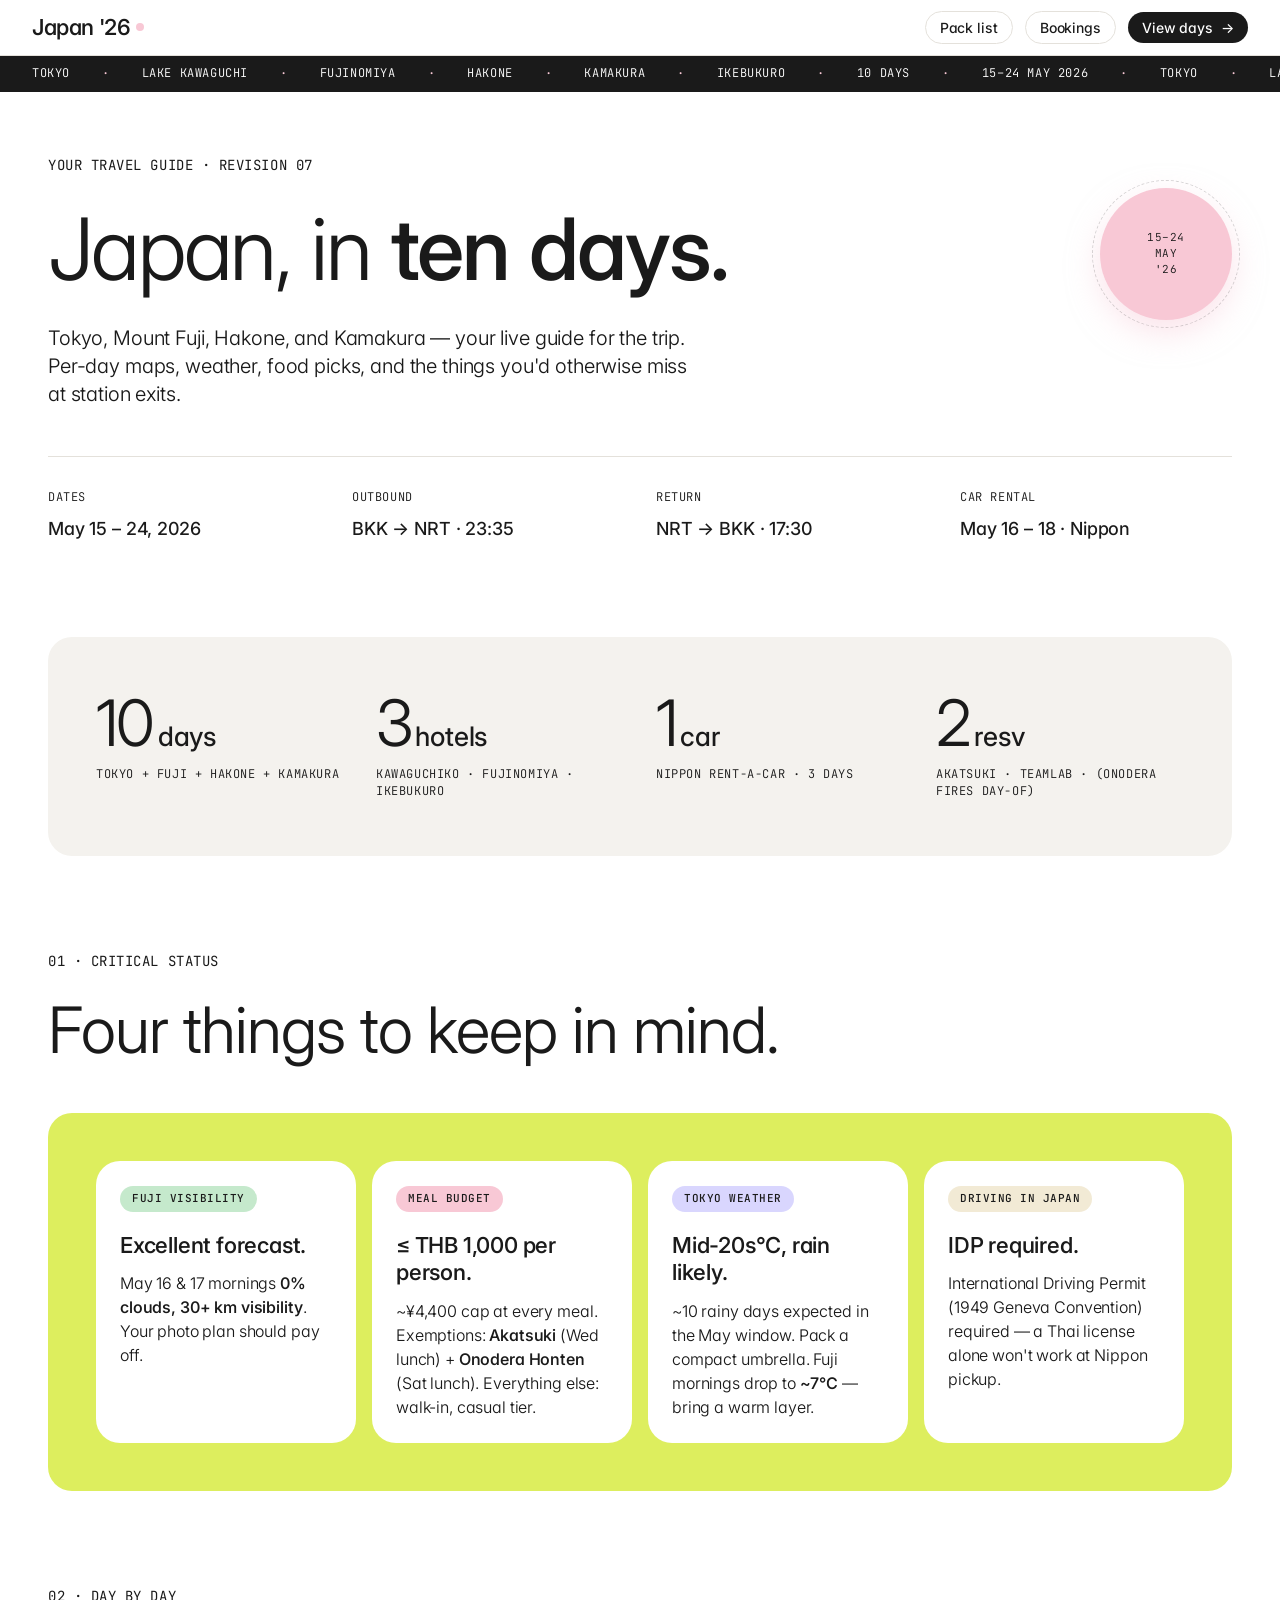
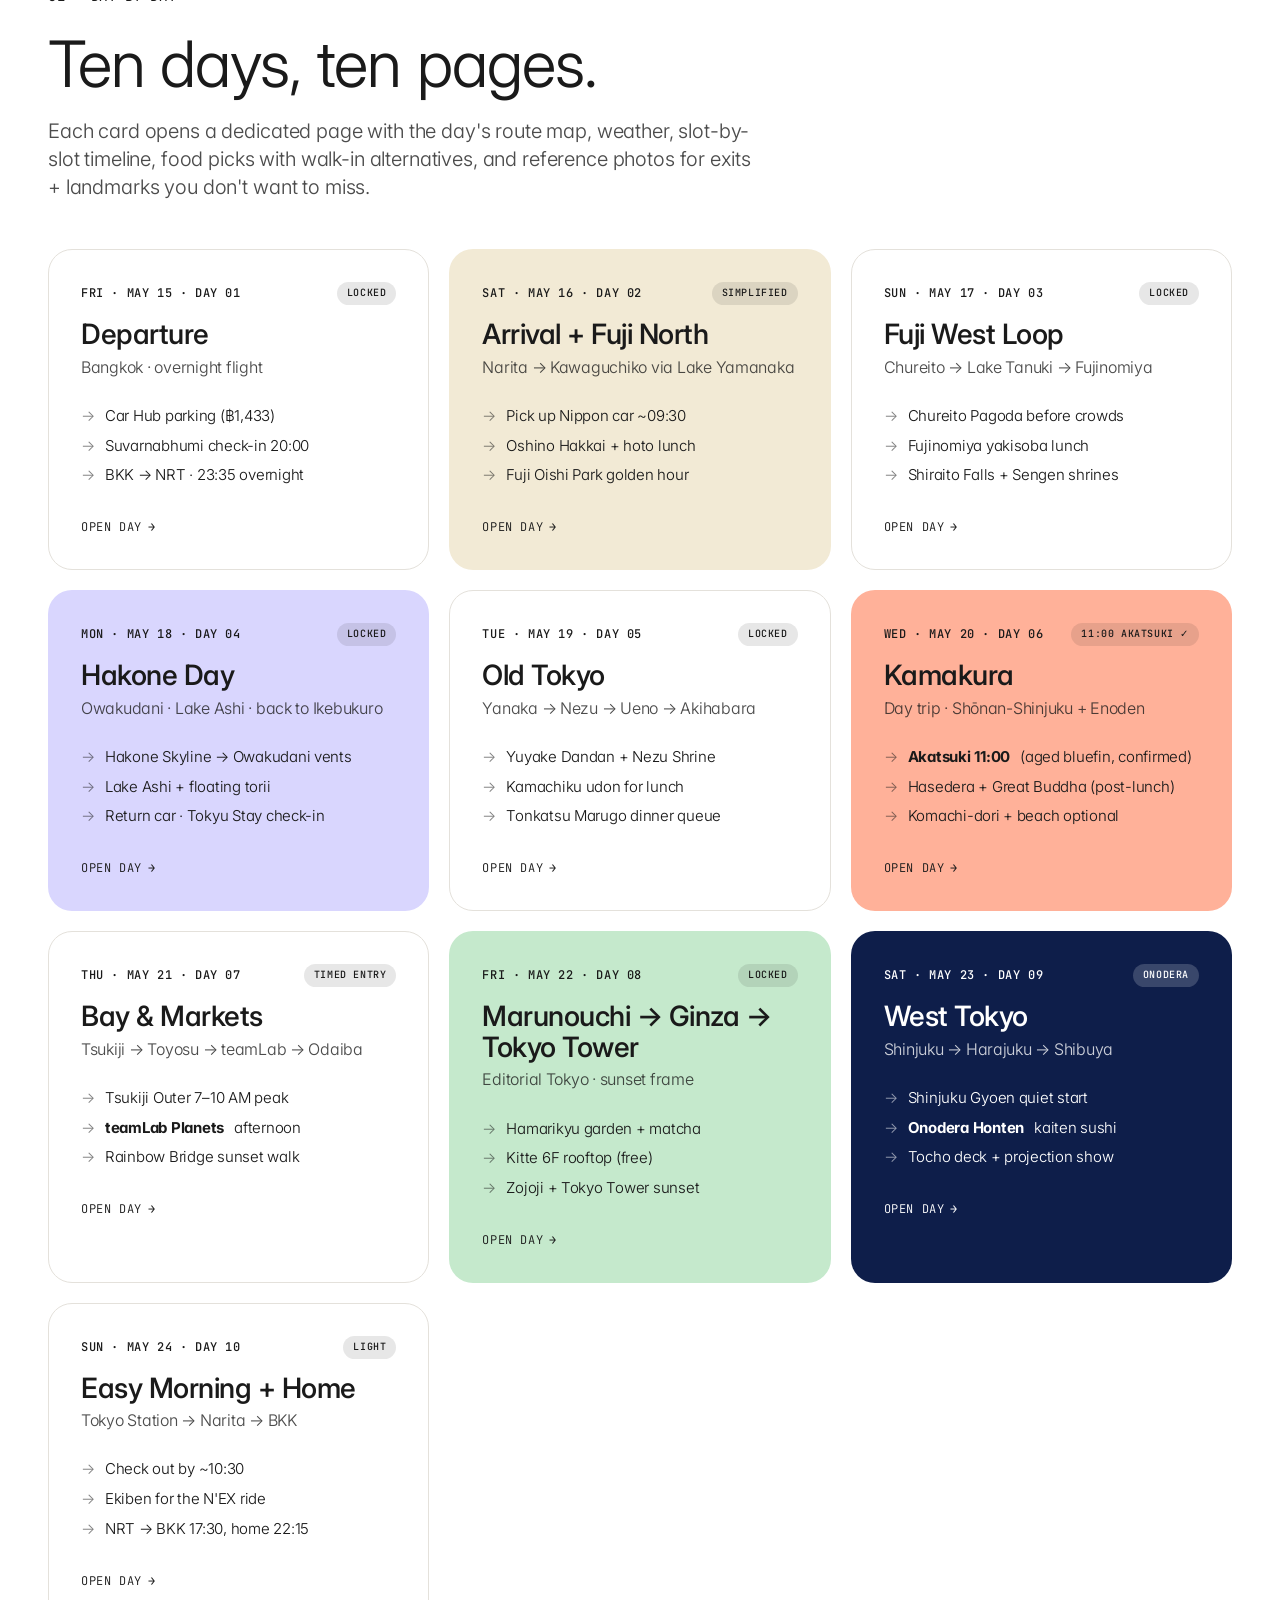
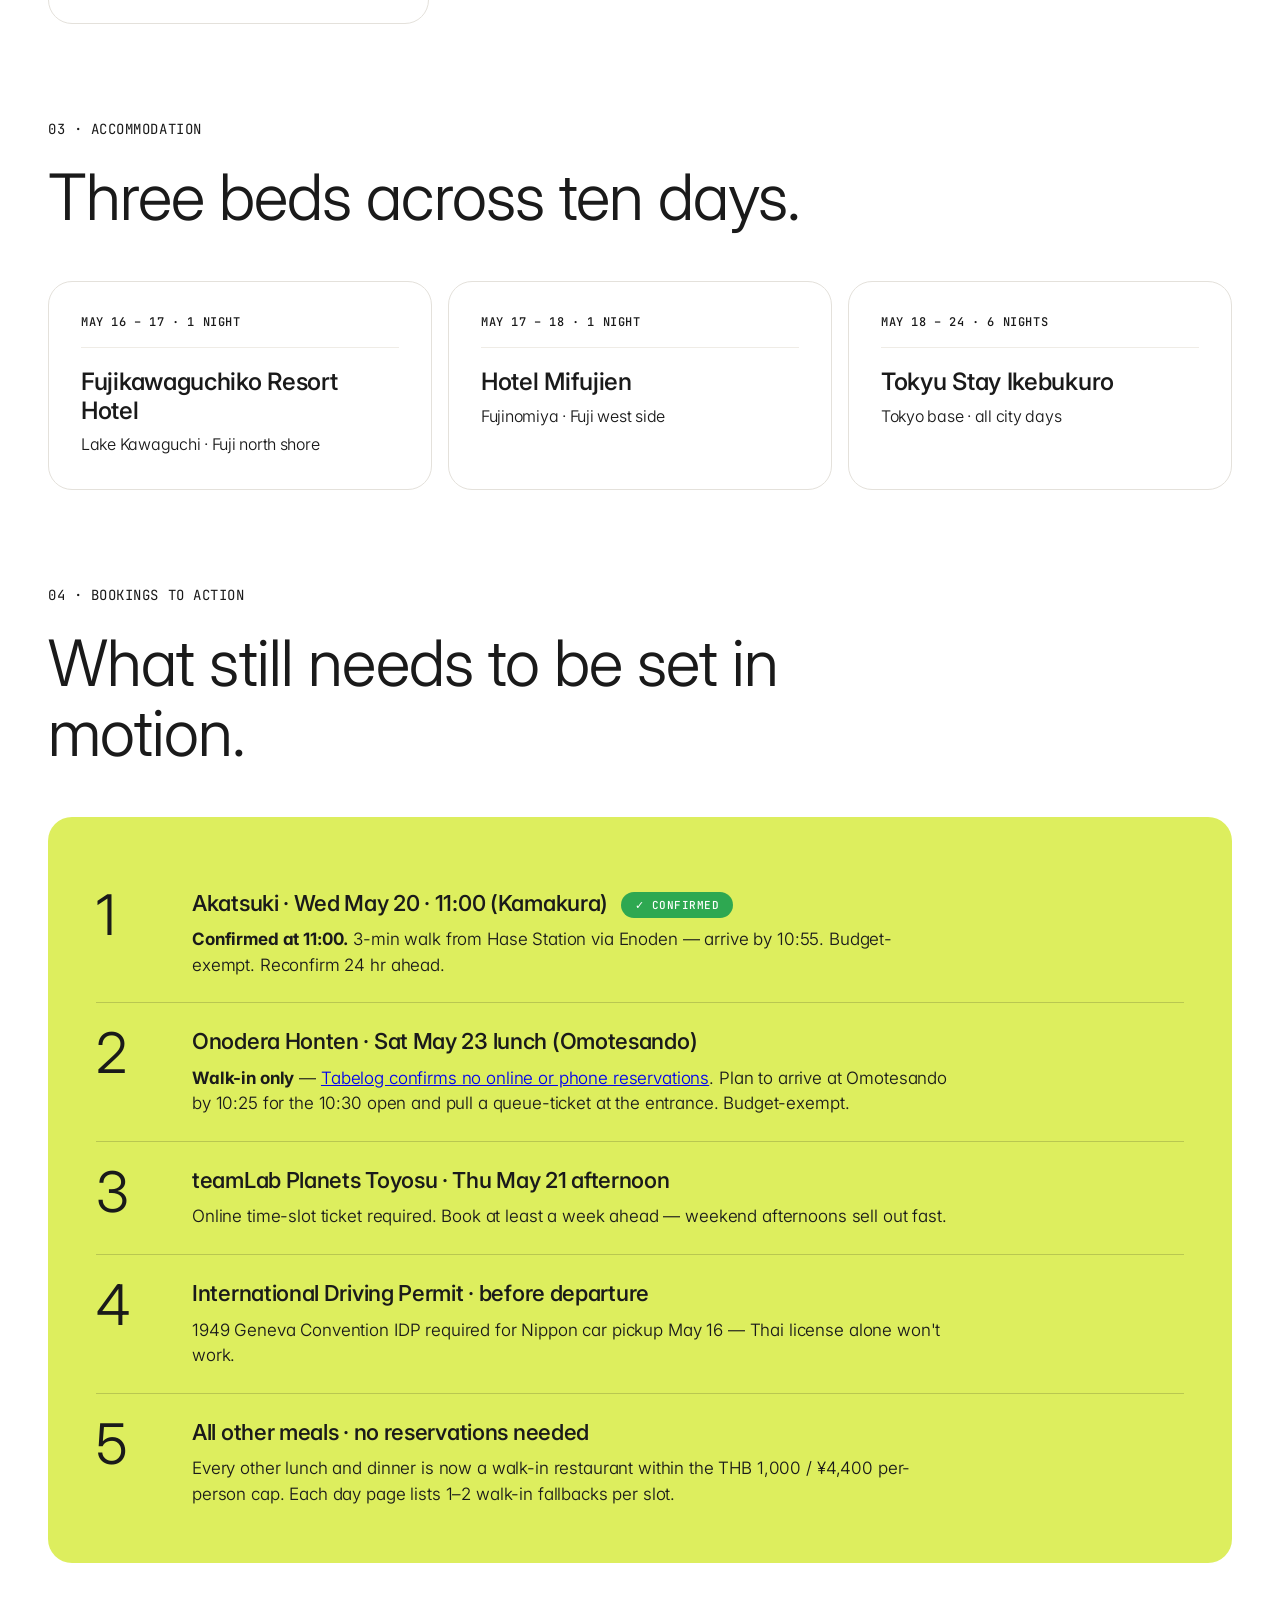
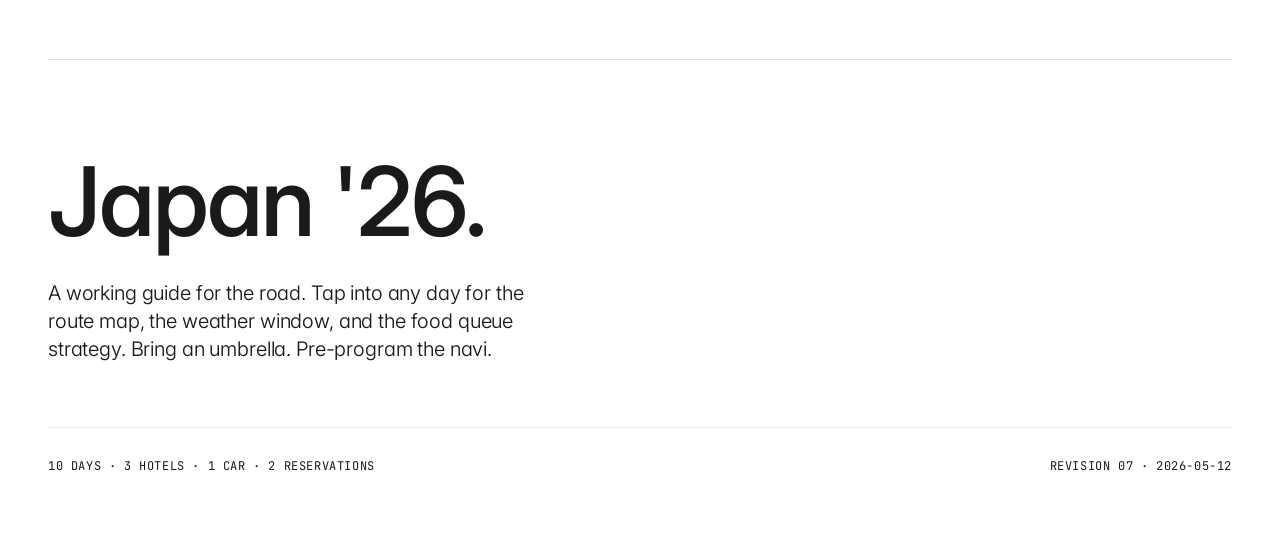
<file: index.html>
<!DOCTYPE html>
<html lang="en">
<head>
<meta charset="UTF-8">
<meta name="viewport" content="width=device-width, initial-scale=1.0">
<link rel="icon" type="image/svg+xml" href="favicon.svg">
<title>Japan '26 · May 15–24 — A Working Guide</title>
<link rel="preconnect" href="https://fonts.googleapis.com">
<link rel="preconnect" href="https://fonts.gstatic.com" crossorigin>
<link href="https://fonts.googleapis.com/css2?family=Inter:wght@100..900&family=JetBrains+Mono:wght@400;500;600&display=swap" rel="stylesheet">
<link rel="stylesheet" href="assets/styles.css?v=2">
</head>
<body>

<!-- TOP NAV -->
<nav class="top-nav">
  <a class="wordmark" href="index.html">Japan '26<span class="dot"></span></a>
  <div class="nav-actions">
    <a class="btn-secondary btn-sm nav-pack-link" href="pack.html">Pack list</a>
    <a class="btn-secondary btn-sm" href="#bookings">Bookings</a>
    <a class="btn-primary btn-sm" href="#days">View days <span class="arrow">→</span></a>
  </div>
</nav>

<!-- MARQUEE -->
<div class="marquee" aria-hidden="true">
  <div class="marquee-track">
    <span>Tokyo</span><span class="sakura">·</span><span>Lake Kawaguchi</span><span class="sakura">·</span><span>Fujinomiya</span><span class="sakura">·</span><span>Hakone</span><span class="sakura">·</span><span>Kamakura</span><span class="sakura">·</span><span>Ikebukuro</span><span class="sakura">·</span><span>10 Days</span><span class="sakura">·</span><span>15–24 May 2026</span><span class="sakura">·</span>
    <span>Tokyo</span><span class="sakura">·</span><span>Lake Kawaguchi</span><span class="sakura">·</span><span>Fujinomiya</span><span class="sakura">·</span><span>Hakone</span><span class="sakura">·</span><span>Kamakura</span><span class="sakura">·</span><span>Ikebukuro</span><span class="sakura">·</span><span>10 Days</span><span class="sakura">·</span><span>15–24 May 2026</span><span class="sakura">·</span>
  </div>
</div>

<div class="container">

  <!-- HERO -->
  <header class="hero">
    <div class="orbit-badge">
      <span class="ring"></span>
      <span>15–24<br>May<br>'26</span>
    </div>
    <div class="eyebrow">Your travel guide · Revision 07</div>
    <h1 class="display-xl">
      <span class="word">Japan,</span>
      <span class="word">in</span>
      <span class="word em">ten</span>
      <span class="word em">days.</span>
    </h1>
    <p class="body-lg lede">Tokyo, Mount Fuji, Hakone, and Kamakura — your live guide for the trip. Per-day maps, weather, food picks, and the things you'd otherwise miss at station exits.</p>
    <div class="meta-row">
      <div>
        <span class="meta-label">Dates</span>
        <span class="meta-value">May 15 – 24, 2026</span>
      </div>
      <div>
        <span class="meta-label">Outbound</span>
        <span class="meta-value">BKK → NRT · 23:35</span>
      </div>
      <div>
        <span class="meta-label">Return</span>
        <span class="meta-value">NRT → BKK · 17:30</span>
      </div>
      <div>
        <span class="meta-label">Car rental</span>
        <span class="meta-value">May 16 – 18 · Nippon</span>
      </div>
    </div>
  </header>

  <!-- COUNTER STRIP -->
  <div class="counter-strip reveal">
    <div class="counter">
      <span class="counter-value"><span data-counter data-target="10">0</span><span class="unit">days</span></span>
      <span class="counter-label">Tokyo + Fuji + Hakone + Kamakura</span>
    </div>
    <div class="counter">
      <span class="counter-value"><span data-counter data-target="3">0</span><span class="unit">hotels</span></span>
      <span class="counter-label">Kawaguchiko · Fujinomiya · Ikebukuro</span>
    </div>
    <div class="counter">
      <span class="counter-value"><span data-counter data-target="1">0</span><span class="unit">car</span></span>
      <span class="counter-label">Nippon Rent-a-Car · 3 days</span>
    </div>
    <div class="counter">
      <span class="counter-value"><span data-counter data-target="2">0</span><span class="unit">resv</span></span>
      <span class="counter-label">Akatsuki · teamLab · (Onodera fires day-of)</span>
    </div>
  </div>

  <!-- 01 · CRITICAL STATUS -->
  <section class="reveal">
    <div class="section-head">
      <div class="eyebrow">01 · Critical Status</div>
      <h2 class="display-lg section-title">Four things to keep in mind.</h2>
    </div>
    <div class="color-block lime">
      <div class="status-grid">
        <div class="status-card">
          <span class="status-pill ok">Fuji visibility</span>
          <h3>Excellent forecast.</h3>
          <p>May 16 &amp; 17 mornings <strong>0% clouds, 30+ km visibility</strong>. Your photo plan should pay off.</p>
        </div>
        <div class="status-card">
          <span class="status-pill alert">Meal budget</span>
          <h3>≤ THB 1,000 per person.</h3>
          <p>~¥4,400 cap at every meal. Exemptions: <strong>Akatsuki</strong> (Wed lunch) + <strong>Onodera Honten</strong> (Sat lunch). Everything else: walk-in, casual tier.</p>
        </div>
        <div class="status-card">
          <span class="status-pill info">Tokyo weather</span>
          <h3>Mid-20s°C, rain likely.</h3>
          <p>~10 rainy days expected in the May window. Pack a compact umbrella. Fuji mornings drop to <strong>~7°C</strong> — bring a warm layer.</p>
        </div>
        <div class="status-card">
          <span class="status-pill note">Driving in Japan</span>
          <h3>IDP required.</h3>
          <p>International Driving Permit (1949 Geneva Convention) required — a Thai license alone won't work at Nippon pickup.</p>
        </div>
      </div>
    </div>
  </section>

  <!-- 02 · DAY BY DAY -->
  <section id="days">
    <div class="section-head">
      <div class="eyebrow">02 · Day by Day</div>
      <h2 class="display-lg section-title">Ten days, ten pages.</h2>
      <p class="body-lg" style="max-width:720px;margin-top:18px;opacity:0.78;">Each card opens a dedicated page with the day's route map, weather, slot-by-slot timeline, food picks with walk-in alternatives, and reference photos for exits + landmarks you don't want to miss.</p>
    </div>

    <div class="day-grid">
      <!-- Day 1 -->
      <a class="day-card canvas reveal" href="day1.html" data-day="1">
        <div class="day-card-meta"><span>Fri · May 15 · Day 01</span><span class="day-card-tag">Locked</span></div>
        <div class="day-card-title">Departure</div>
        <div class="day-card-sub">Bangkok · overnight flight</div>
        <ul class="day-card-list">
          <li>Car Hub parking (฿1,433)</li>
          <li>Suvarnabhumi check-in 20:00</li>
          <li>BKK → NRT · 23:35 overnight</li>
        </ul>
        <span class="day-card-cta">Open day <span class="arrow">→</span></span>
      </a>

      <!-- Day 2 -->
      <a class="day-card cream reveal delay-1" href="day2.html" data-day="2">
        <div class="day-card-meta"><span>Sat · May 16 · Day 02</span><span class="day-card-tag">Simplified</span></div>
        <div class="day-card-title">Arrival + Fuji North</div>
        <div class="day-card-sub">Narita → Kawaguchiko via Lake Yamanaka</div>
        <ul class="day-card-list">
          <li>Pick up Nippon car ~09:30</li>
          <li>Oshino Hakkai + hoto lunch</li>
          <li>Fuji Oishi Park golden hour</li>
        </ul>
        <span class="day-card-cta">Open day <span class="arrow">→</span></span>
      </a>

      <!-- Day 3 -->
      <a class="day-card canvas reveal delay-2" href="day3.html" data-day="3">
        <div class="day-card-meta"><span>Sun · May 17 · Day 03</span><span class="day-card-tag">Locked</span></div>
        <div class="day-card-title">Fuji West Loop</div>
        <div class="day-card-sub">Chureito → Lake Tanuki → Fujinomiya</div>
        <ul class="day-card-list">
          <li>Chureito Pagoda before crowds</li>
          <li>Fujinomiya yakisoba lunch</li>
          <li>Shiraito Falls + Sengen shrines</li>
        </ul>
        <span class="day-card-cta">Open day <span class="arrow">→</span></span>
      </a>

      <!-- Day 4 -->
      <a class="day-card lilac reveal delay-3" href="day4.html" data-day="4">
        <div class="day-card-meta"><span>Mon · May 18 · Day 04</span><span class="day-card-tag">Locked</span></div>
        <div class="day-card-title">Hakone Day</div>
        <div class="day-card-sub">Owakudani · Lake Ashi · back to Ikebukuro</div>
        <ul class="day-card-list">
          <li>Hakone Skyline → Owakudani vents</li>
          <li>Lake Ashi + floating torii</li>
          <li>Return car · Tokyu Stay check-in</li>
        </ul>
        <span class="day-card-cta">Open day <span class="arrow">→</span></span>
      </a>

      <!-- Day 5 -->
      <a class="day-card canvas reveal" href="day5.html" data-day="5">
        <div class="day-card-meta"><span>Tue · May 19 · Day 05</span><span class="day-card-tag">Locked</span></div>
        <div class="day-card-title">Old Tokyo</div>
        <div class="day-card-sub">Yanaka → Nezu → Ueno → Akihabara</div>
        <ul class="day-card-list">
          <li>Yuyake Dandan + Nezu Shrine</li>
          <li>Kamachiku udon for lunch</li>
          <li>Tonkatsu Marugo dinner queue</li>
        </ul>
        <span class="day-card-cta">Open day <span class="arrow">→</span></span>
      </a>

      <!-- Day 6 -->
      <a class="day-card coral reveal delay-1" href="day6.html" data-day="6">
        <div class="day-card-meta"><span>Wed · May 20 · Day 06</span><span class="day-card-tag">11:00 Akatsuki ✓</span></div>
        <div class="day-card-title">Kamakura</div>
        <div class="day-card-sub">Day trip · Shōnan-Shinjuku + Enoden</div>
        <ul class="day-card-list">
          <li><strong>Akatsuki 11:00</strong> (aged bluefin, confirmed)</li>
          <li>Hasedera + Great Buddha (post-lunch)</li>
          <li>Komachi-dori + beach optional</li>
        </ul>
        <span class="day-card-cta">Open day <span class="arrow">→</span></span>
      </a>

      <!-- Day 7 -->
      <a class="day-card canvas reveal delay-2" href="day7.html" data-day="7">
        <div class="day-card-meta"><span>Thu · May 21 · Day 07</span><span class="day-card-tag">Timed entry</span></div>
        <div class="day-card-title">Bay &amp; Markets</div>
        <div class="day-card-sub">Tsukiji → Toyosu → teamLab → Odaiba</div>
        <ul class="day-card-list">
          <li>Tsukiji Outer 7–10 AM peak</li>
          <li><strong>teamLab Planets</strong> afternoon</li>
          <li>Rainbow Bridge sunset walk</li>
        </ul>
        <span class="day-card-cta">Open day <span class="arrow">→</span></span>
      </a>

      <!-- Day 8 -->
      <a class="day-card mint reveal delay-3" href="day8.html" data-day="8">
        <div class="day-card-meta"><span>Fri · May 22 · Day 08</span><span class="day-card-tag">Locked</span></div>
        <div class="day-card-title">Marunouchi → Ginza → Tokyo Tower</div>
        <div class="day-card-sub">Editorial Tokyo · sunset frame</div>
        <ul class="day-card-list">
          <li>Hamarikyu garden + matcha</li>
          <li>Kitte 6F rooftop (free)</li>
          <li>Zojoji + Tokyo Tower sunset</li>
        </ul>
        <span class="day-card-cta">Open day <span class="arrow">→</span></span>
      </a>

      <!-- Day 9 -->
      <a class="day-card navy reveal" href="day9.html" data-day="9">
        <div class="day-card-meta"><span>Sat · May 23 · Day 09</span><span class="day-card-tag">Onodera</span></div>
        <div class="day-card-title">West Tokyo</div>
        <div class="day-card-sub">Shinjuku → Harajuku → Shibuya</div>
        <ul class="day-card-list">
          <li>Shinjuku Gyoen quiet start</li>
          <li><strong>Onodera Honten</strong> kaiten sushi</li>
          <li>Tocho deck + projection show</li>
        </ul>
        <span class="day-card-cta">Open day <span class="arrow">→</span></span>
      </a>

      <!-- Day 10 -->
      <a class="day-card canvas reveal delay-1" href="day10.html" data-day="10">
        <div class="day-card-meta"><span>Sun · May 24 · Day 10</span><span class="day-card-tag">Light</span></div>
        <div class="day-card-title">Easy Morning + Home</div>
        <div class="day-card-sub">Tokyo Station → Narita → BKK</div>
        <ul class="day-card-list">
          <li>Check out by ~10:30</li>
          <li>Ekiben for the N'EX ride</li>
          <li>NRT → BKK 17:30, home 22:15</li>
        </ul>
        <span class="day-card-cta">Open day <span class="arrow">→</span></span>
      </a>
    </div>
  </section>

  <!-- 03 · ACCOMMODATION -->
  <section class="reveal">
    <div class="section-head">
      <div class="eyebrow">03 · Accommodation</div>
      <h2 class="display-lg section-title">Three beds across ten days.</h2>
    </div>
    <div class="hotel-grid">
      <div class="hotel-card">
        <div class="hotel-dates">May 16 – 17 · 1 night</div>
        <div class="hotel-name">Fujikawaguchiko Resort Hotel</div>
        <div class="hotel-loc">Lake Kawaguchi · Fuji north shore</div>
      </div>
      <div class="hotel-card">
        <div class="hotel-dates">May 17 – 18 · 1 night</div>
        <div class="hotel-name">Hotel Mifujien</div>
        <div class="hotel-loc">Fujinomiya · Fuji west side</div>
      </div>
      <div class="hotel-card">
        <div class="hotel-dates">May 18 – 24 · 6 nights</div>
        <div class="hotel-name">Tokyu Stay Ikebukuro</div>
        <div class="hotel-loc">Tokyo base · all city days</div>
      </div>
    </div>
  </section>

  <!-- 04 · BOOKINGS -->
  <section id="bookings" class="reveal">
    <div class="section-head">
      <div class="eyebrow">04 · Bookings to Action</div>
      <h2 class="display-lg section-title">What still needs to be set in motion.</h2>
    </div>
    <div class="color-block lime">
      <div class="bookings-list">
        <div class="booking">
          <div class="booking-num">1</div>
          <div>
            <div class="booking-title">Akatsuki · Wed May 20 · 11:00 (Kamakura) <span class="chip ok" style="vertical-align:middle;margin-left:8px;">✓ Confirmed</span></div>
            <div class="booking-body"><strong>Confirmed at 11:00.</strong> 3-min walk from Hase Station via Enoden — arrive by 10:55. Budget-exempt. Reconfirm 24 hr ahead.</div>
          </div>
        </div>
        <div class="booking">
          <div class="booking-num">2</div>
          <div>
            <div class="booking-title">Onodera Honten · Sat May 23 lunch (Omotesando)</div>
            <div class="booking-body"><strong>Walk-in only</strong> — <a href="https://tabelog.com/en/tokyo/A1306/A130602/13264172/" target="_blank" rel="noopener">Tabelog confirms no online or phone reservations</a>. Plan to arrive at Omotesando by 10:25 for the 10:30 open and pull a queue-ticket at the entrance. Budget-exempt.</div>
          </div>
        </div>
        <div class="booking">
          <div class="booking-num">3</div>
          <div>
            <div class="booking-title">teamLab Planets Toyosu · Thu May 21 afternoon</div>
            <div class="booking-body">Online time-slot ticket required. Book at least a week ahead — weekend afternoons sell out fast.</div>
          </div>
        </div>
        <div class="booking">
          <div class="booking-num">4</div>
          <div>
            <div class="booking-title">International Driving Permit · before departure</div>
            <div class="booking-body">1949 Geneva Convention IDP required for Nippon car pickup May 16 — Thai license alone won't work.</div>
          </div>
        </div>
        <div class="booking">
          <div class="booking-num">5</div>
          <div>
            <div class="booking-title">All other meals · no reservations needed</div>
            <div class="booking-body">Every other lunch and dinner is now a walk-in restaurant within the THB 1,000 / ¥4,400 per-person cap. Each day page lists 1–2 walk-in fallbacks per slot.</div>
          </div>
        </div>
      </div>
    </div>
  </section>

  <!-- FOOTER -->
  <footer class="footer">
    <div class="footer-wordmark">Japan '26.</div>
    <p class="body-lg">A working guide for the road. Tap into any day for the route map, the weather window, and the food queue strategy. Bring an umbrella. Pre-program the navi.</p>
    <div class="footer-meta">
      <span class="caption">10 days · 3 hotels · 1 car · 2 reservations</span>
      <span class="caption">Revision 07 · 2026-05-12</span>
    </div>
  </footer>

</div>

<script src="assets/routes.js"></script>
<script src="assets/app.js?v=2"></script>
</body>
</html>
</file>
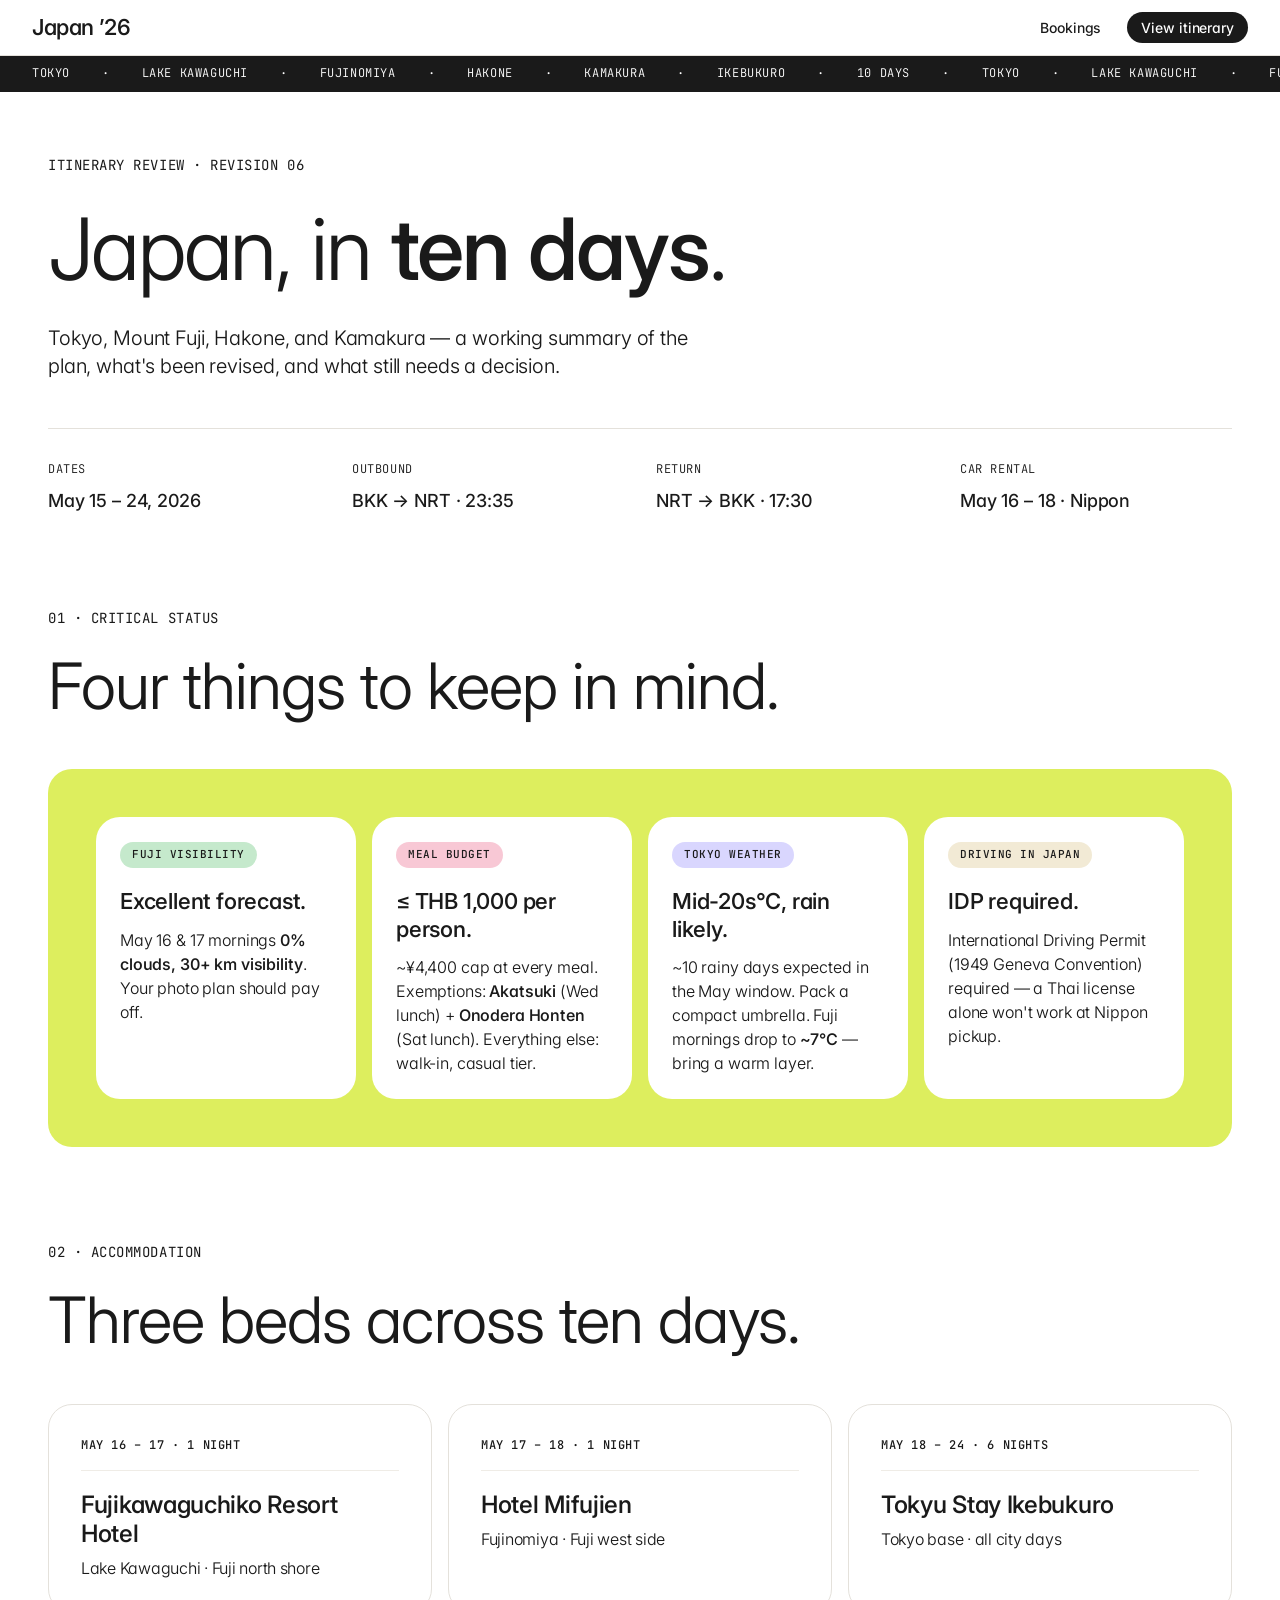
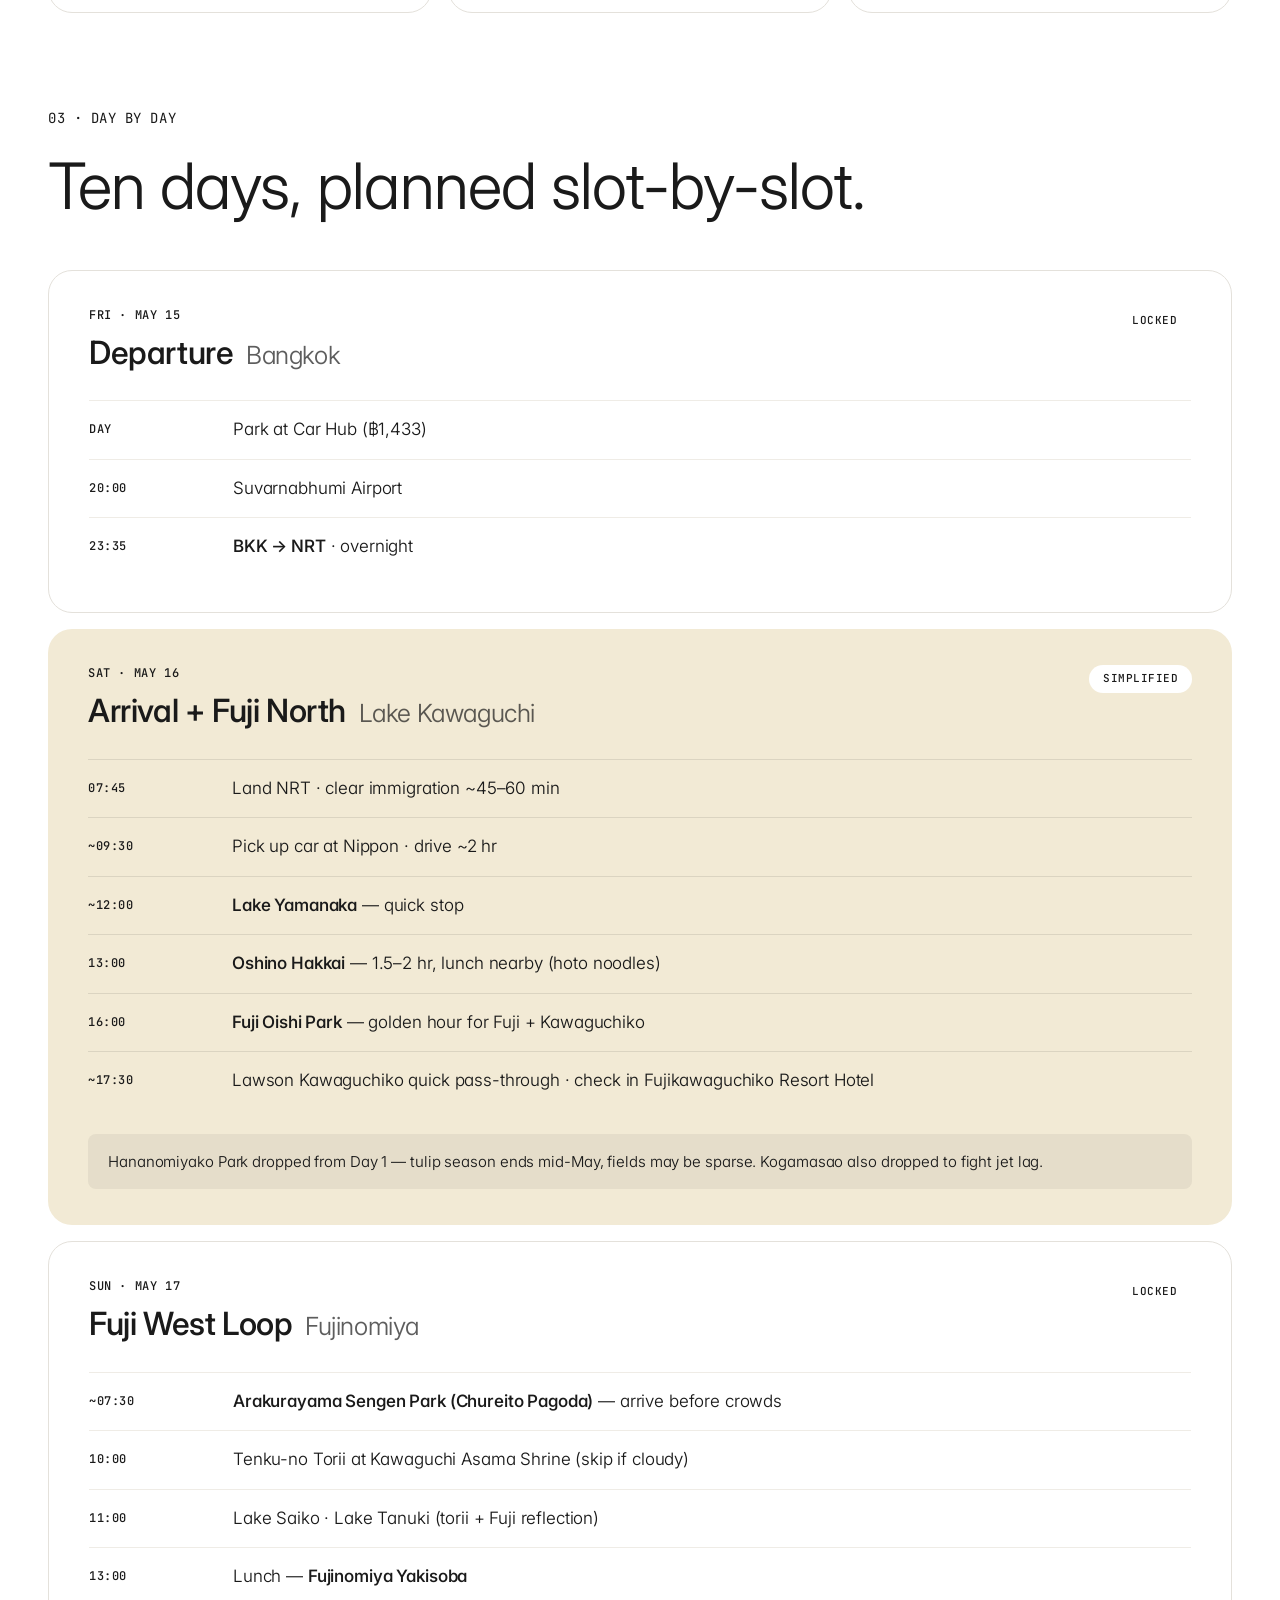
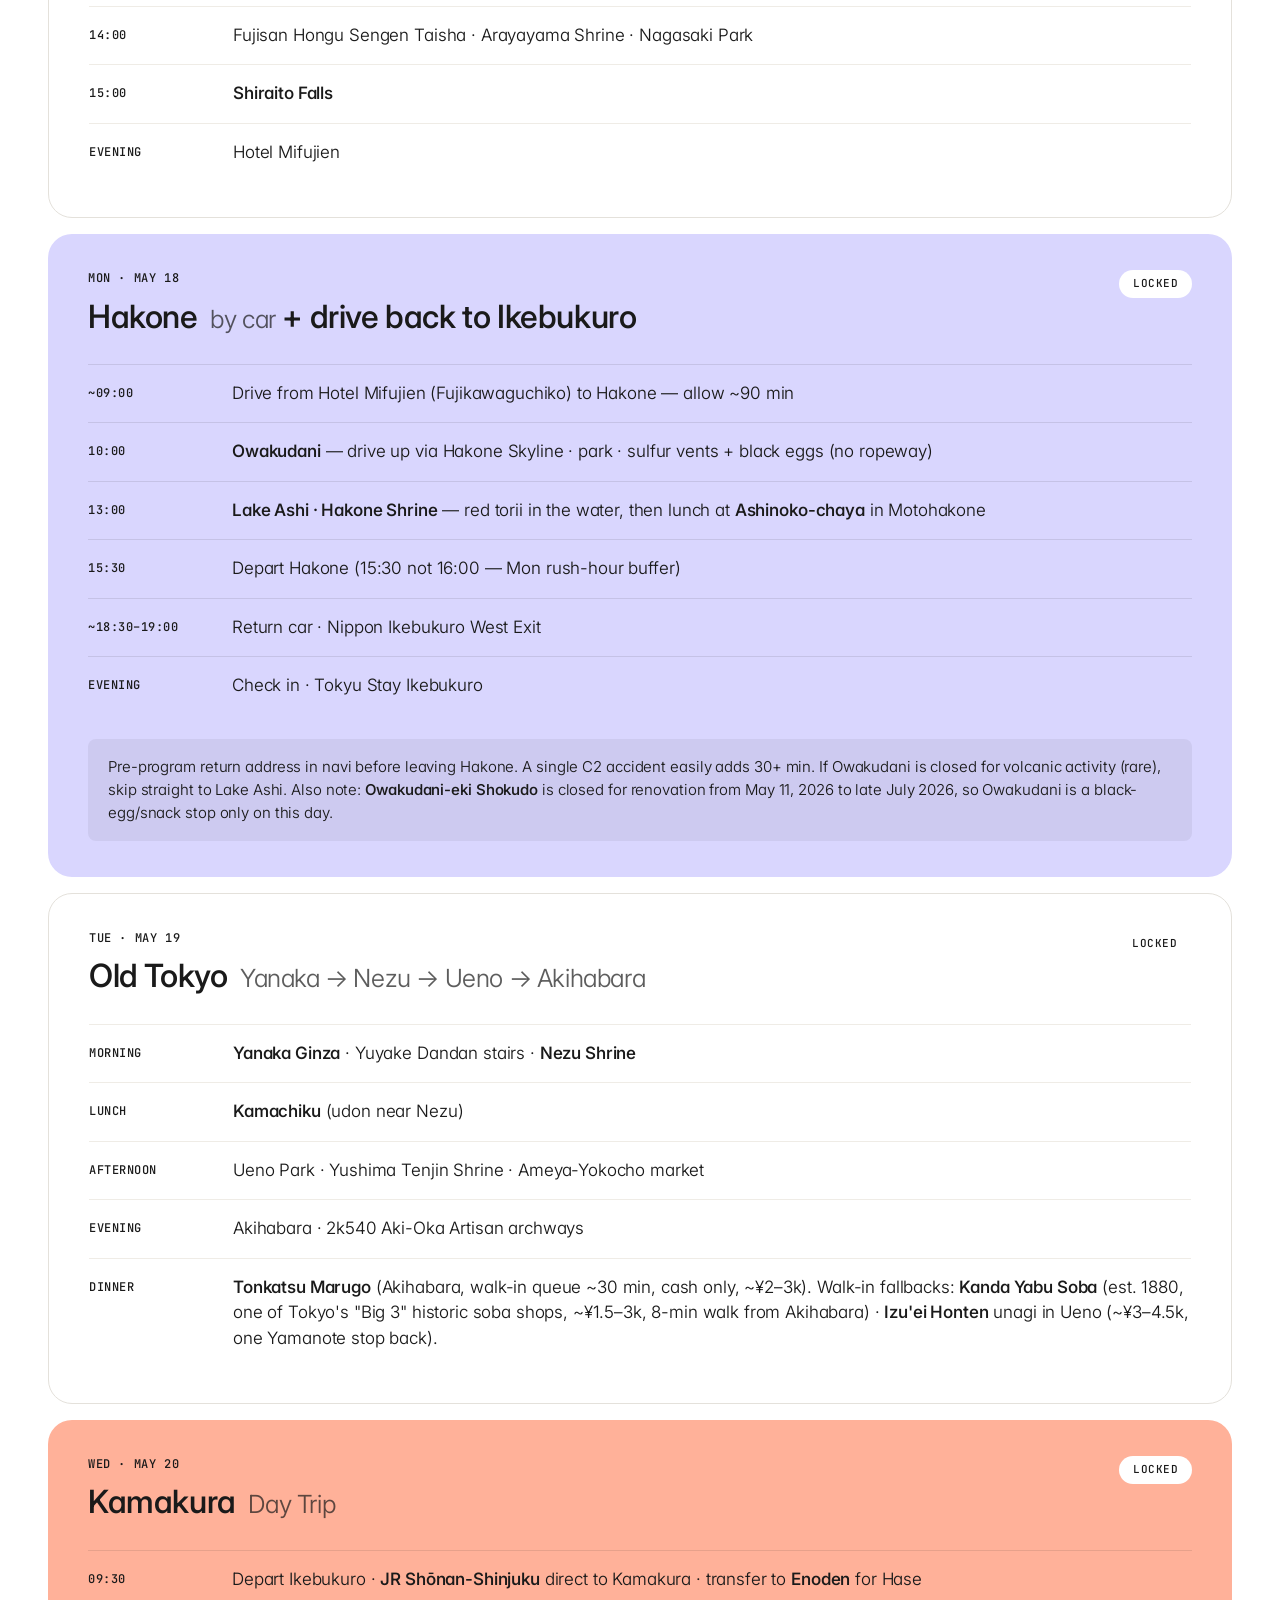
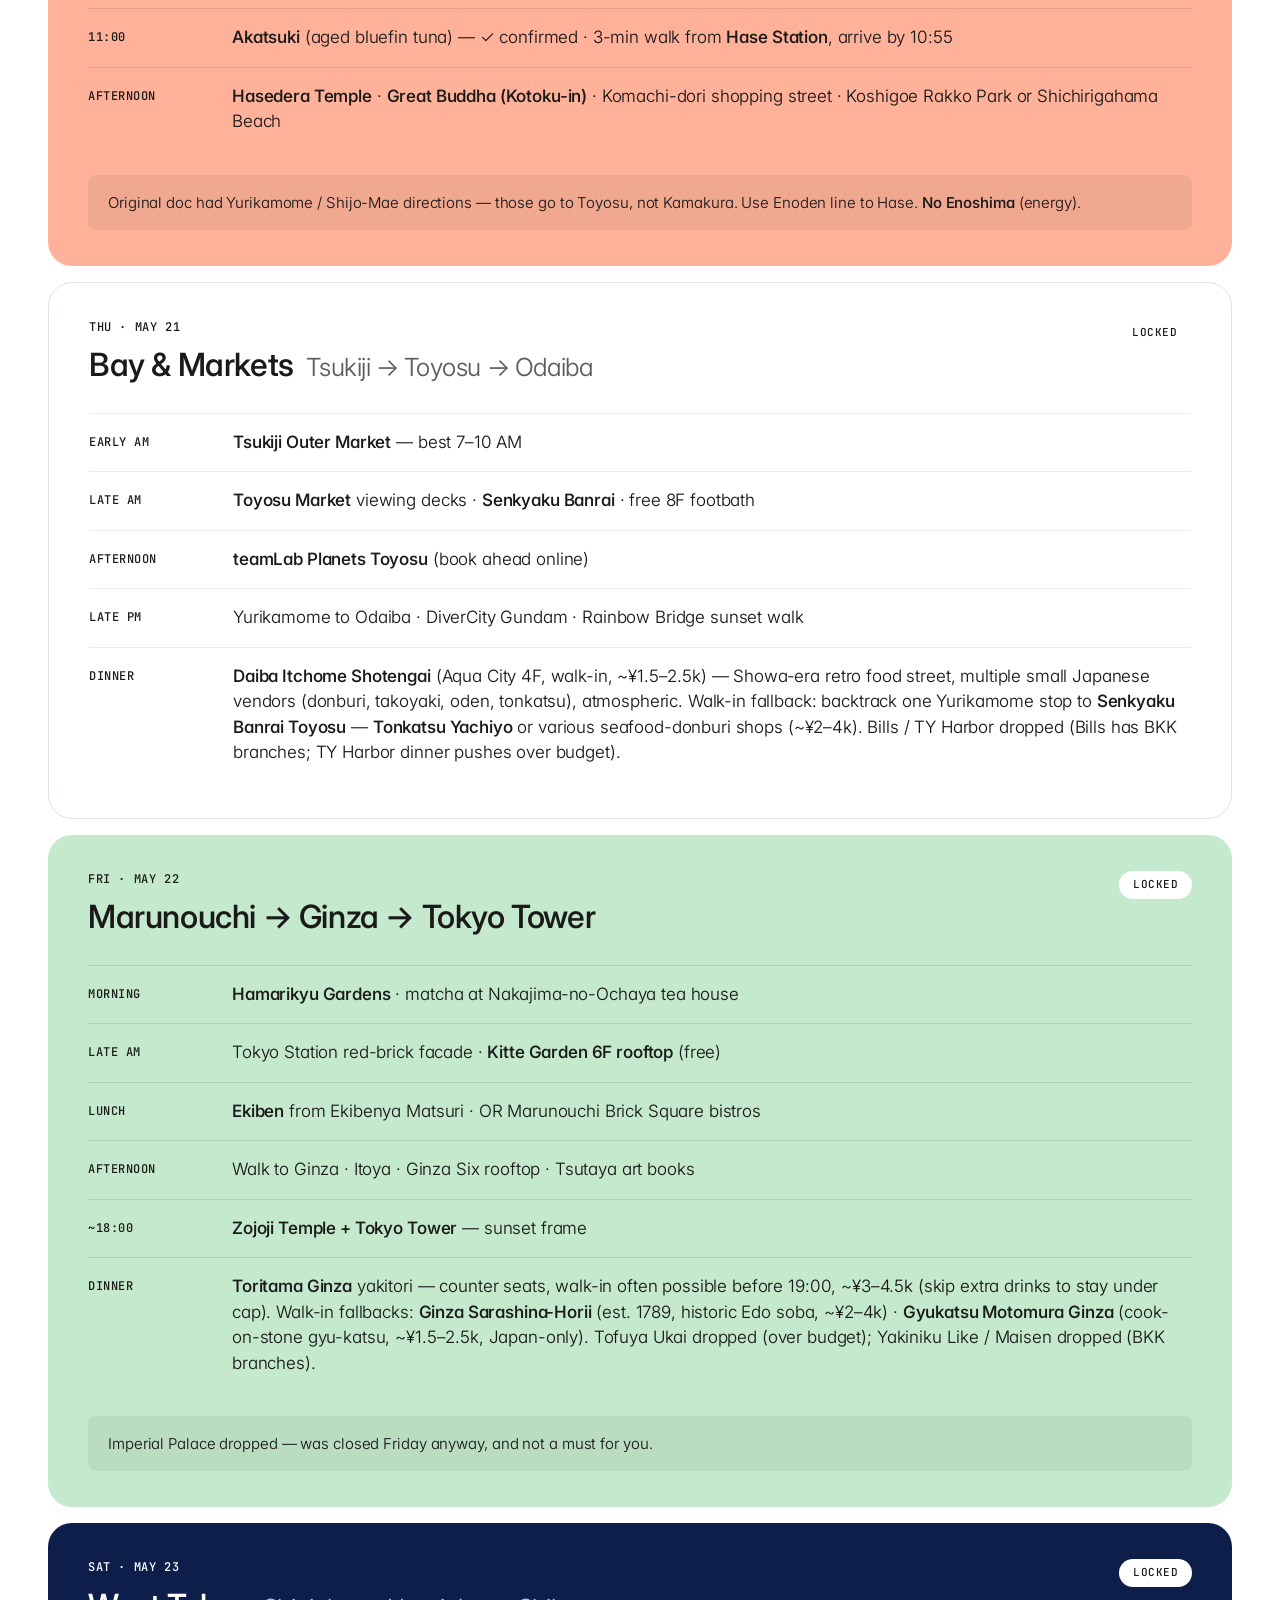
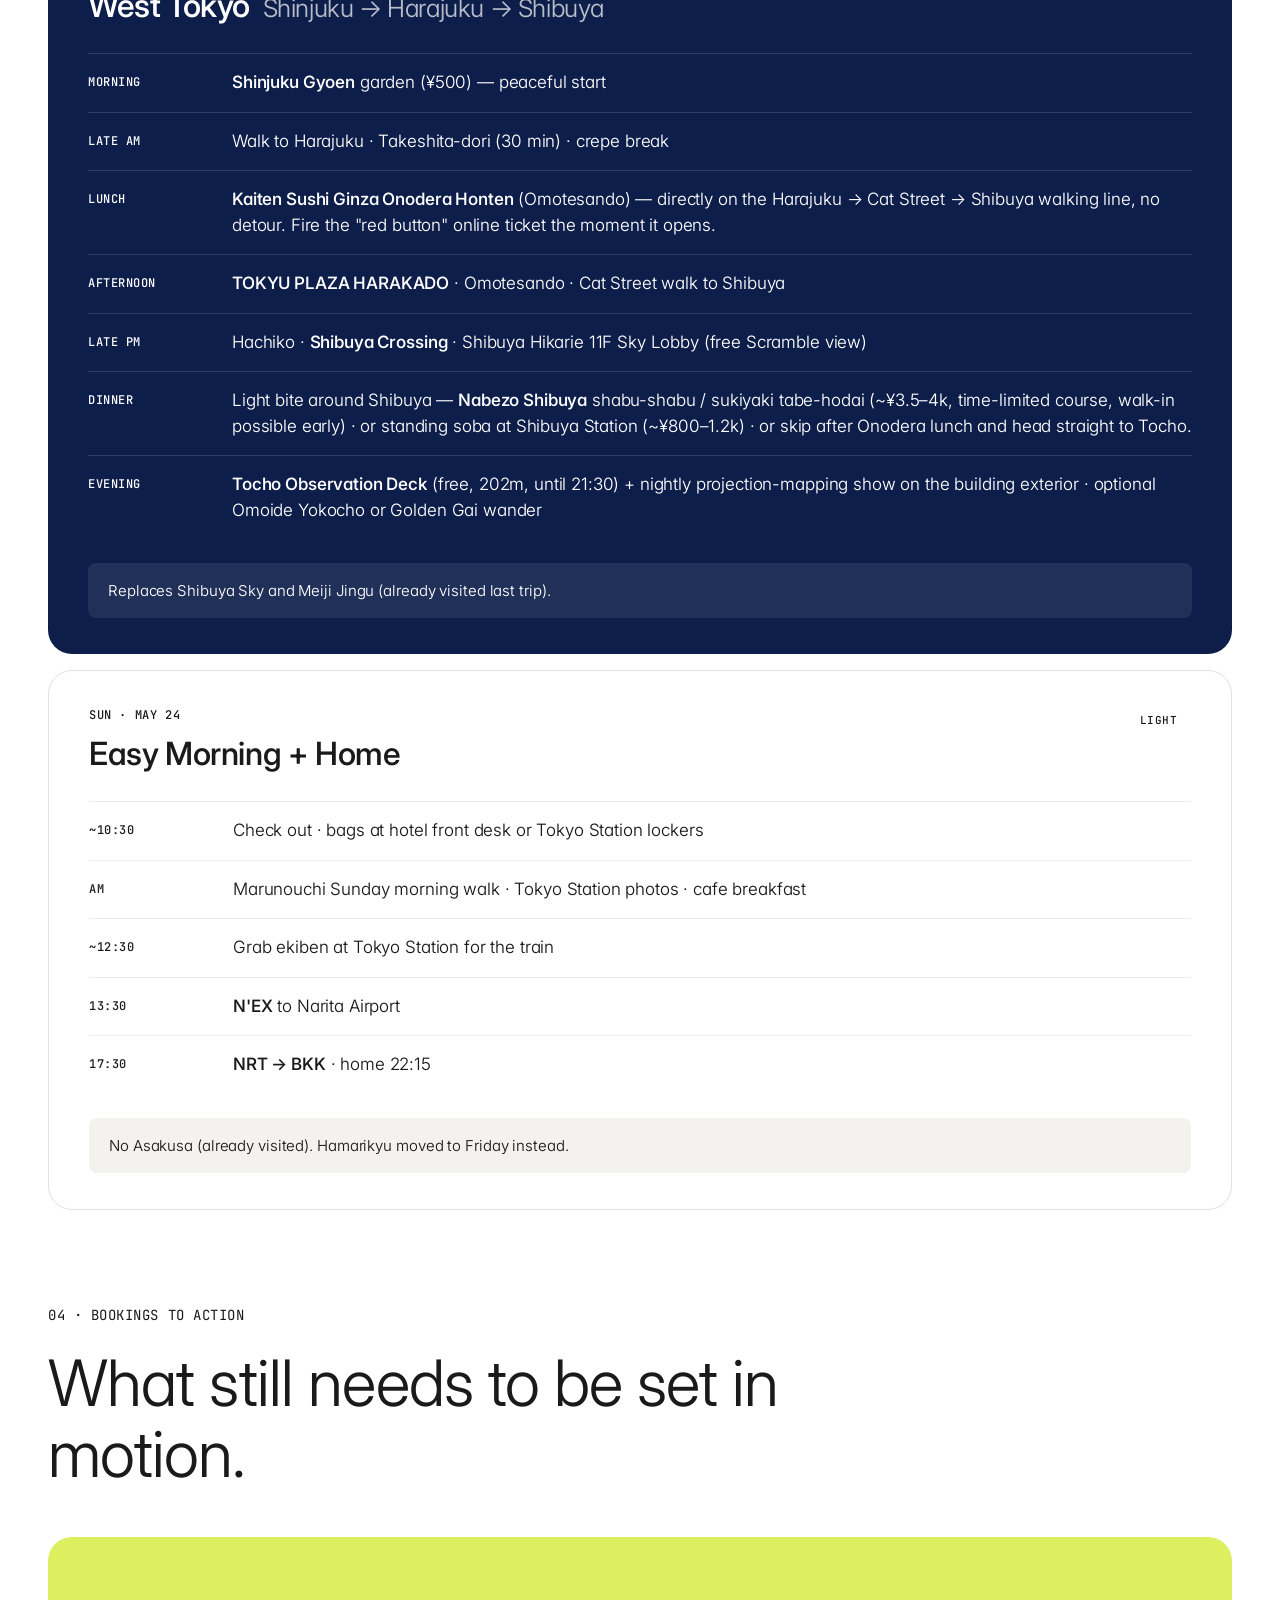
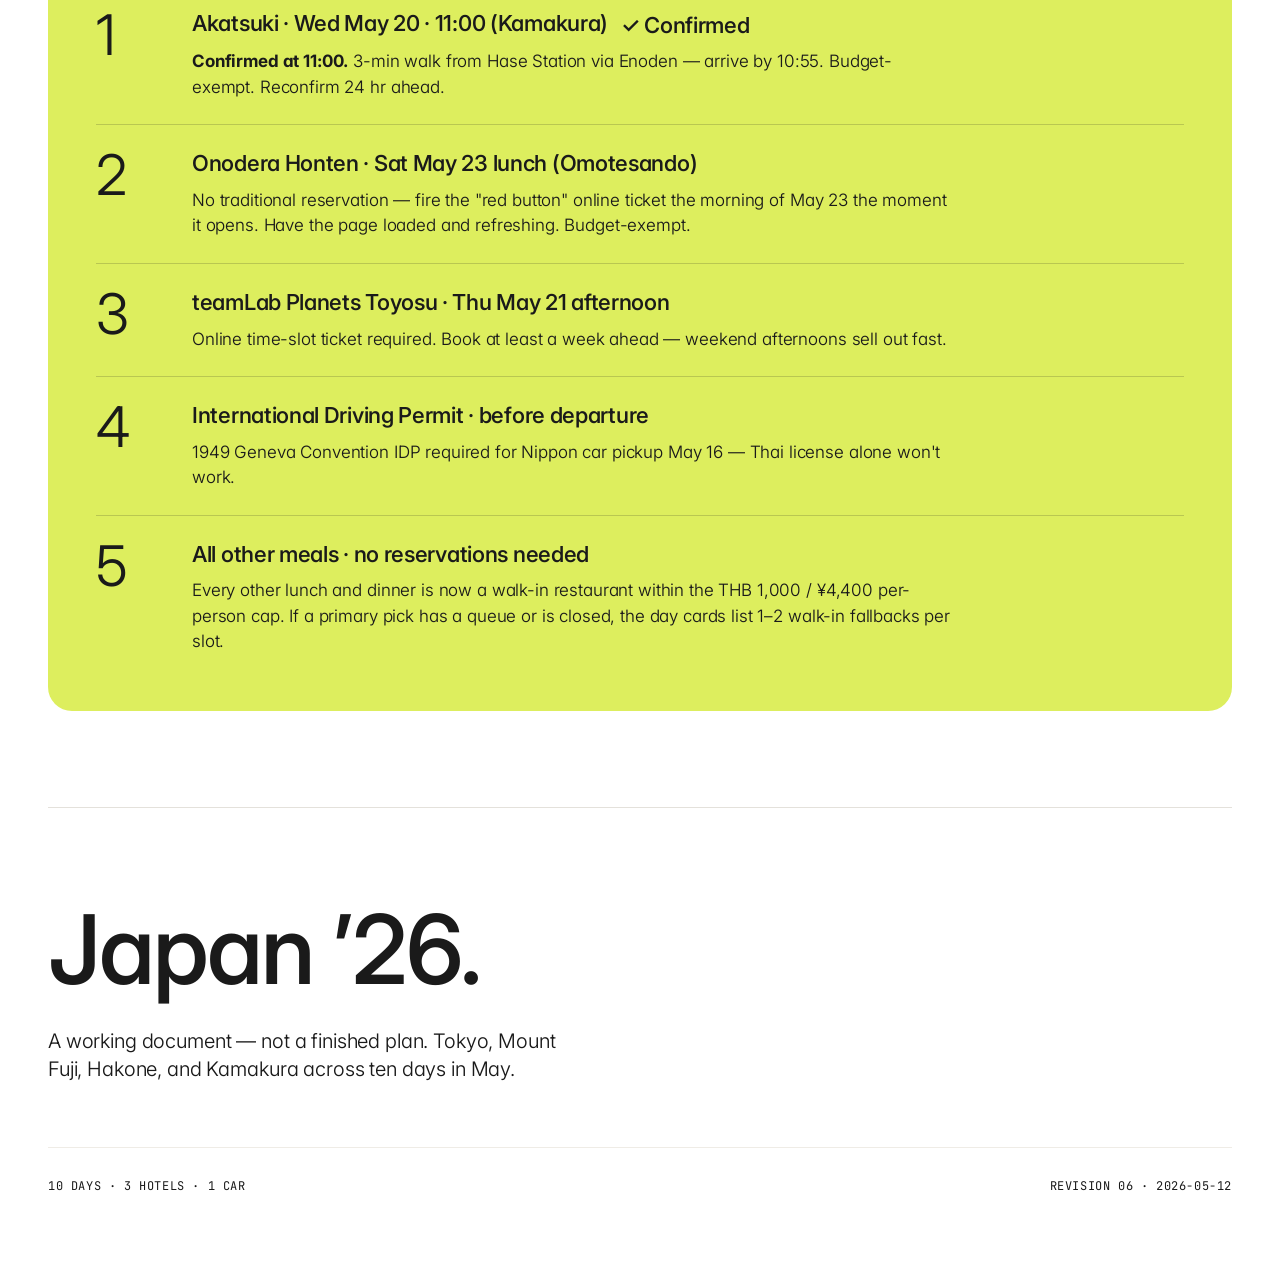
<file: japan_trip_summary.html>
<!DOCTYPE html>
<html lang="en">
<head>
<meta charset="UTF-8">
<meta name="viewport" content="width=device-width, initial-scale=1.0">
<link rel="icon" type="image/svg+xml" href="favicon.svg">
<title>Japan Trip — May 15–24, 2026</title>
<link rel="preconnect" href="https://fonts.googleapis.com">
<link rel="preconnect" href="https://fonts.gstatic.com" crossorigin>
<link href="https://fonts.googleapis.com/css2?family=Inter:wght@100..900&family=JetBrains+Mono:wght@400;500&display=swap" rel="stylesheet">
<style>
  :root {
    /* Brand & Accent */
    --primary: #1A1A1A;
    --canvas: #FFFFFF;
    --inverse-canvas: #1A1A1A;
    --accent-sakura: #F8C8D5;

    /* Surface */
    --surface-soft: #F4F2EE;
    --hairline: #E4E1DB;
    --hairline-soft: #EFECE6;

    /* Color Blocks */
    --block-lime: #DDEE5E;
    --block-lilac: #D9D6FE;
    --block-cream: #F2EAD5;
    --block-mint: #C5E9CC;
    --block-pink: #F9D6D4;
    --block-coral: #FFB199;
    --block-navy: #0E1E4A;

    /* Text */
    --ink: #1A1A1A;
    --inverse-ink: #FFFFFF;

    /* Semantic */
    --semantic-success: #2EA851;
  }
  * { margin: 0; padding: 0; box-sizing: border-box; }
  html { font-size: 16px; }
  body {
    background: var(--canvas);
    color: var(--ink);
    font-family: 'Inter', system-ui, -apple-system, sans-serif;
    font-weight: 320;
    line-height: 1.45;
    letter-spacing: -0.26px;
    font-feature-settings: "kern" 1, "cv11" 1;
    -webkit-font-smoothing: antialiased;
    text-rendering: optimizeLegibility;
  }

  /* TYPOGRAPHY ROLES */
  .display-xl {
    font-size: clamp(48px, 8.4vw, 86px);
    font-weight: 340;
    line-height: 1.00;
    letter-spacing: -1.72px;
  }
  .display-lg {
    font-size: clamp(40px, 5.4vw, 64px);
    font-weight: 340;
    line-height: 1.10;
    letter-spacing: -0.96px;
  }
  .headline {
    font-size: 26px;
    font-weight: 540;
    line-height: 1.35;
    letter-spacing: -0.26px;
  }
  .subhead {
    font-size: 26px;
    font-weight: 340;
    line-height: 1.35;
    letter-spacing: -0.26px;
  }
  .card-title {
    font-size: 24px;
    font-weight: 700;
    line-height: 1.30;
    letter-spacing: -0.20px;
  }
  .body-lg {
    font-size: 20px;
    font-weight: 330;
    line-height: 1.40;
    letter-spacing: -0.14px;
  }
  .body {
    font-size: 18px;
    font-weight: 320;
    line-height: 1.45;
    letter-spacing: -0.26px;
  }
  .body-sm {
    font-size: 16px;
    font-weight: 330;
    line-height: 1.45;
    letter-spacing: -0.14px;
  }
  .eyebrow {
    font-family: 'JetBrains Mono', monospace;
    font-size: 14px;
    font-weight: 400;
    line-height: 1.30;
    letter-spacing: 0.54px;
    text-transform: uppercase;
  }
  .caption {
    font-family: 'JetBrains Mono', monospace;
    font-size: 12px;
    font-weight: 400;
    line-height: 1.00;
    letter-spacing: 0.60px;
    text-transform: uppercase;
  }

  /* TOP NAV */
  .top-nav {
    height: 56px;
    border-bottom: 1px solid var(--hairline);
    display: flex;
    align-items: center;
    justify-content: space-between;
    padding: 0 32px;
    position: sticky;
    top: 0;
    background: var(--canvas);
    z-index: 100;
  }
  .wordmark {
    font-size: 22px;
    font-weight: 540;
    letter-spacing: -0.4px;
  }
  .nav-actions {
    display: flex;
    gap: 12px;
    align-items: center;
  }

  /* PILL BUTTONS */
  .btn-primary, .btn-secondary {
    font-size: 20px;
    font-weight: 480;
    line-height: 1.40;
    letter-spacing: -0.10px;
    border-radius: 50px;
    border: none;
    cursor: pointer;
    text-decoration: none;
    display: inline-flex;
    align-items: center;
    transition: transform 120ms ease;
  }
  .btn-primary {
    background: var(--primary);
    color: var(--inverse-ink);
    padding: 10px 20px;
  }
  .btn-secondary {
    background: var(--canvas);
    color: var(--ink);
    padding: 8px 18px 10px;
  }
  .btn-primary:hover, .btn-secondary:hover { transform: scale(0.98); }
  .btn-sm { font-size: 14px; padding: 6px 14px; }

  /* MARQUEE */
  .marquee {
    background: var(--inverse-canvas);
    color: var(--inverse-ink);
    height: 36px;
    display: flex;
    align-items: center;
    overflow: hidden;
    white-space: nowrap;
    font-family: 'JetBrains Mono', monospace;
    font-size: 12px;
    letter-spacing: 0.60px;
    text-transform: uppercase;
  }
  .marquee-track {
    display: inline-flex;
    gap: 32px;
    padding-left: 32px;
    animation: marquee 40s linear infinite;
  }
  .marquee-track span { flex: 0 0 auto; }
  @keyframes marquee {
    0% { transform: translateX(0); }
    100% { transform: translateX(-50%); }
  }

  /* CONTAINER */
  .container {
    max-width: 1280px;
    margin: 0 auto;
    padding: 64px 48px 48px;
  }

  /* HERO */
  .hero {
    padding: 0 0 96px;
  }
  .hero .eyebrow { margin-bottom: 32px; color: var(--ink); }
  .hero h1 {
    max-width: 1000px;
    margin-bottom: 32px;
  }
  .hero h1 .em { font-weight: 540; }
  .hero .lede {
    max-width: 640px;
  }
  .meta-row {
    display: grid;
    grid-template-columns: repeat(auto-fit, minmax(200px, 1fr));
    gap: 32px;
    margin-top: 48px;
    padding-top: 32px;
    border-top: 1px solid var(--hairline);
  }
  .meta-label {
    font-family: 'JetBrains Mono', monospace;
    font-size: 12px;
    letter-spacing: 0.60px;
    text-transform: uppercase;
    color: var(--ink);
    display: block;
    margin-bottom: 10px;
  }
  .meta-value {
    font-size: 18px;
    font-weight: 480;
    letter-spacing: -0.14px;
    line-height: 1.30;
  }

  /* SECTIONS */
  section { margin-bottom: 96px; }
  .section-head {
    margin-bottom: 48px;
  }
  .section-head .eyebrow {
    margin-bottom: 24px;
  }
  .section-title {
    max-width: 900px;
  }

  /* COLOR BLOCKS */
  .color-block {
    border-radius: 24px;
    padding: 48px;
  }
  .color-block.lime { background: var(--block-lime); }
  .color-block.lilac { background: var(--block-lilac); }
  .color-block.cream { background: var(--block-cream); }
  .color-block.mint { background: var(--block-mint); }
  .color-block.pink { background: var(--block-pink); }
  .color-block.coral { background: var(--block-coral); }
  .color-block.navy {
    background: var(--block-navy);
    color: var(--inverse-ink);
  }
  .color-block.navy .eyebrow,
  .color-block.navy .meta-label,
  .color-block.navy .caption { color: var(--inverse-ink); }

  /* CRITICAL STATUS */
  .status-grid {
    display: grid;
    grid-template-columns: repeat(auto-fit, minmax(240px, 1fr));
    gap: 16px;
  }
  .status-card {
    background: var(--canvas);
    border-radius: 24px;
    padding: 24px;
  }
  .status-pill {
    display: inline-block;
    font-family: 'JetBrains Mono', monospace;
    font-size: 11px;
    font-weight: 500;
    letter-spacing: 0.50px;
    text-transform: uppercase;
    padding: 5px 12px;
    border-radius: 50px;
    background: var(--surface-soft);
    color: var(--ink);
    margin-bottom: 20px;
  }
  .status-pill.ok { background: var(--block-mint); }
  .status-pill.alert { background: var(--accent-sakura); }
  .status-pill.info { background: var(--block-lilac); }
  .status-pill.note { background: var(--block-cream); }
  .status-card h3 {
    font-size: 22px;
    font-weight: 540;
    line-height: 1.25;
    letter-spacing: -0.20px;
    margin-bottom: 12px;
  }
  .status-card p {
    font-size: 16px;
    font-weight: 330;
    line-height: 1.50;
    letter-spacing: -0.14px;
  }
  .status-card p strong { font-weight: 540; }

  /* HOTELS */
  .hotel-grid {
    display: grid;
    grid-template-columns: repeat(auto-fit, minmax(280px, 1fr));
    gap: 16px;
  }
  .hotel-card {
    background: var(--canvas);
    border: 1px solid var(--hairline);
    border-radius: 24px;
    padding: 32px;
  }
  .hotel-dates {
    font-family: 'JetBrains Mono', monospace;
    font-size: 12px;
    font-weight: 500;
    letter-spacing: 0.60px;
    text-transform: uppercase;
    color: var(--ink);
    margin-bottom: 20px;
    padding-bottom: 16px;
    border-bottom: 1px solid var(--hairline-soft);
  }
  .hotel-name {
    font-size: 24px;
    font-weight: 540;
    line-height: 1.20;
    letter-spacing: -0.30px;
    margin-bottom: 8px;
  }
  .hotel-loc {
    font-size: 16px;
    font-weight: 330;
    color: var(--ink);
  }

  /* DAY CARDS */
  .day {
    border-radius: 24px;
    margin-bottom: 16px;
    overflow: hidden;
  }
  .day.canvas {
    background: var(--canvas);
    border: 1px solid var(--hairline);
  }
  .day.cream { background: var(--block-cream); }
  .day.lilac { background: var(--block-lilac); }
  .day.coral { background: var(--block-coral); }
  .day.mint { background: var(--block-mint); }
  .day.pink { background: var(--block-pink); }
  .day.navy { background: var(--block-navy); color: var(--inverse-ink); }
  .day-inner {
    padding: 36px 40px;
  }
  .day-header {
    display: flex;
    align-items: flex-start;
    justify-content: space-between;
    gap: 24px;
    margin-bottom: 28px;
    flex-wrap: wrap;
  }
  .day-meta {
    font-family: 'JetBrains Mono', monospace;
    font-size: 12px;
    font-weight: 500;
    letter-spacing: 0.60px;
    text-transform: uppercase;
    margin-bottom: 10px;
  }
  .day.canvas .day-meta,
  .day.cream .day-meta,
  .day.lilac .day-meta,
  .day.coral .day-meta,
  .day.mint .day-meta,
  .day.pink .day-meta { color: var(--ink); }
  .day.navy .day-meta { color: var(--inverse-ink); }
  .day-title {
    font-size: clamp(24px, 3vw, 32px);
    font-weight: 540;
    line-height: 1.20;
    letter-spacing: -0.40px;
  }
  .day-title .sub {
    font-weight: 340;
    opacity: 0.7;
    margin-left: 6px;
    font-size: 0.78em;
  }
  .day-tag {
    font-family: 'JetBrains Mono', monospace;
    font-size: 11px;
    font-weight: 500;
    letter-spacing: 0.50px;
    text-transform: uppercase;
    padding: 6px 14px;
    border-radius: 50px;
    background: var(--canvas);
    color: var(--ink);
    white-space: nowrap;
    align-self: flex-start;
  }

  .slot {
    display: grid;
    grid-template-columns: 120px 1fr;
    gap: 24px;
    padding: 16px 0;
    border-top: 1px solid rgba(26, 26, 26, 0.10);
  }
  .day.navy .slot { border-top-color: rgba(255, 255, 255, 0.14); }
  .day.canvas .slot { border-top-color: var(--hairline-soft); }
  .slot:first-child { border-top: none; padding-top: 4px; }
  .slot-time {
    font-family: 'JetBrains Mono', monospace;
    font-size: 12px;
    font-weight: 500;
    letter-spacing: 0.50px;
    text-transform: uppercase;
    padding-top: 4px;
  }
  .slot-body {
    font-size: 17px;
    font-weight: 330;
    line-height: 1.50;
    letter-spacing: -0.14px;
  }
  .slot-body strong { font-weight: 540; }

  .note-line {
    margin-top: 24px;
    padding: 16px 20px;
    background: rgba(26, 26, 26, 0.06);
    border-radius: 8px;
    font-size: 15px;
    font-weight: 330;
    line-height: 1.55;
    letter-spacing: -0.10px;
  }
  .day.canvas .note-line { background: var(--surface-soft); }
  .day.navy .note-line { background: rgba(255, 255, 255, 0.08); }
  .note-line strong { font-weight: 540; }

  /* BOOKINGS */
  .bookings-list {
    margin-top: 16px;
  }
  .booking {
    display: grid;
    grid-template-columns: 72px 1fr;
    gap: 24px;
    padding: 24px 0;
    border-bottom: 1px solid rgba(26, 26, 26, 0.18);
  }
  .booking:first-of-type { padding-top: 8px; }
  .booking:last-of-type { border-bottom: none; padding-bottom: 8px; }
  .booking-num {
    font-size: 56px;
    font-weight: 340;
    line-height: 0.95;
    letter-spacing: -1.20px;
  }
  .booking-title {
    font-size: 22px;
    font-weight: 540;
    line-height: 1.30;
    letter-spacing: -0.30px;
    margin-bottom: 10px;
  }
  .booking-body {
    font-size: 17px;
    font-weight: 330;
    line-height: 1.50;
    letter-spacing: -0.14px;
    max-width: 760px;
  }

  /* FOOTER */
  .footer {
    border-top: 1px solid var(--hairline);
    padding: 96px 0 32px;
  }
  .footer-wordmark {
    font-size: clamp(56px, 9vw, 96px);
    font-weight: 540;
    letter-spacing: -1.92px;
    line-height: 0.95;
    margin-bottom: 32px;
  }
  .footer p {
    max-width: 520px;
    margin-bottom: 64px;
  }
  .footer-meta {
    display: flex;
    justify-content: space-between;
    align-items: baseline;
    padding-top: 32px;
    border-top: 1px solid var(--hairline-soft);
    flex-wrap: wrap;
    gap: 16px;
  }

  /* RESPONSIVE */
  @media (max-width: 960px) {
    .top-nav { padding: 0 24px; }
    .container { padding: 48px 24px; }
  }
  @media (max-width: 768px) {
    .top-nav .nav-actions .btn-secondary { display: none; }
    .color-block {
      border-radius: 0;
      margin-left: -24px;
      margin-right: -24px;
      padding: 40px 24px;
    }
    .day {
      border-radius: 0;
      margin-left: -24px;
      margin-right: -24px;
      border-left: none;
      border-right: none;
    }
    .day-inner { padding: 28px 24px; }
    .slot { grid-template-columns: 1fr; gap: 6px; }
    .slot-time { padding-top: 0; }
    .booking { grid-template-columns: 48px 1fr; gap: 16px; }
    .booking-num { font-size: 36px; }
    .meta-row { gap: 20px; }
  }
</style>
</head>
<body>

<!-- TOP NAV -->
<nav class="top-nav">
  <div class="wordmark">Japan ’26</div>
  <div class="nav-actions">
    <a class="btn-secondary btn-sm" href="#bookings">Bookings</a>
    <a class="btn-primary btn-sm" href="#days">View itinerary</a>
  </div>
</nav>

<!-- MARQUEE STRIP -->
<div class="marquee">
  <div class="marquee-track">
    <span>Tokyo</span><span>·</span><span>Lake Kawaguchi</span><span>·</span><span>Fujinomiya</span><span>·</span><span>Hakone</span><span>·</span><span>Kamakura</span><span>·</span><span>Ikebukuro</span><span>·</span><span>10 Days</span><span>·</span>
    <span>Tokyo</span><span>·</span><span>Lake Kawaguchi</span><span>·</span><span>Fujinomiya</span><span>·</span><span>Hakone</span><span>·</span><span>Kamakura</span><span>·</span><span>Ikebukuro</span><span>·</span><span>10 Days</span><span>·</span>
  </div>
</div>

<div class="container">

  <!-- HERO -->
  <header class="hero">
    <div class="eyebrow">Itinerary Review · Revision 06</div>
    <h1 class="display-xl">Japan, in <span class="em">ten days</span>.</h1>
    <p class="body-lg lede">Tokyo, Mount Fuji, Hakone, and Kamakura — a working summary of the plan, what's been revised, and what still needs a decision.</p>
    <div class="meta-row">
      <div>
        <span class="meta-label">Dates</span>
        <span class="meta-value">May 15 – 24, 2026</span>
      </div>
      <div>
        <span class="meta-label">Outbound</span>
        <span class="meta-value">BKK → NRT · 23:35</span>
      </div>
      <div>
        <span class="meta-label">Return</span>
        <span class="meta-value">NRT → BKK · 17:30</span>
      </div>
      <div>
        <span class="meta-label">Car rental</span>
        <span class="meta-value">May 16 – 18 · Nippon</span>
      </div>
    </div>
  </header>

  <!-- 01 · CRITICAL STATUS -->
  <section>
    <div class="section-head">
      <div class="eyebrow">01 · Critical Status</div>
      <h2 class="display-lg section-title">Four things to keep in mind.</h2>
    </div>
    <div class="color-block lime">
      <div class="status-grid">
        <div class="status-card">
          <span class="status-pill ok">Fuji visibility</span>
          <h3>Excellent forecast.</h3>
          <p>May 16 &amp; 17 mornings <strong>0% clouds, 30+ km visibility</strong>. Your photo plan should pay off.</p>
        </div>
        <div class="status-card">
          <span class="status-pill alert">Meal budget</span>
          <h3>≤ THB 1,000 per person.</h3>
          <p>~¥4,400 cap at every meal. Exemptions: <strong>Akatsuki</strong> (Wed lunch) + <strong>Onodera Honten</strong> (Sat lunch). Everything else: walk-in, casual tier.</p>
        </div>
        <div class="status-card">
          <span class="status-pill info">Tokyo weather</span>
          <h3>Mid-20s°C, rain likely.</h3>
          <p>~10 rainy days expected in the May window. Pack a compact umbrella. Fuji mornings drop to <strong>~7°C</strong> — bring a warm layer.</p>
        </div>
        <div class="status-card">
          <span class="status-pill note">Driving in Japan</span>
          <h3>IDP required.</h3>
          <p>International Driving Permit (1949 Geneva Convention) required — a Thai license alone won't work at Nippon pickup.</p>
        </div>
      </div>
    </div>
  </section>

  <!-- 02 · ACCOMMODATION -->
  <section>
    <div class="section-head">
      <div class="eyebrow">02 · Accommodation</div>
      <h2 class="display-lg section-title">Three beds across ten days.</h2>
    </div>
    <div class="hotel-grid">
      <div class="hotel-card">
        <div class="hotel-dates">May 16 – 17 · 1 night</div>
        <div class="hotel-name">Fujikawaguchiko Resort Hotel</div>
        <div class="hotel-loc">Lake Kawaguchi · Fuji north shore</div>
      </div>
      <div class="hotel-card">
        <div class="hotel-dates">May 17 – 18 · 1 night</div>
        <div class="hotel-name">Hotel Mifujien</div>
        <div class="hotel-loc">Fujinomiya · Fuji west side</div>
      </div>
      <div class="hotel-card">
        <div class="hotel-dates">May 18 – 24 · 6 nights</div>
        <div class="hotel-name">Tokyu Stay Ikebukuro</div>
        <div class="hotel-loc">Tokyo base · all city days</div>
      </div>
    </div>
  </section>

  <!-- 03 · DAY BY DAY -->
  <section id="days">
    <div class="section-head">
      <div class="eyebrow">03 · Day by Day</div>
      <h2 class="display-lg section-title">Ten days, planned slot-by-slot.</h2>
    </div>

    <!-- Day 1 -->
    <div class="day canvas">
      <div class="day-inner">
        <div class="day-header">
          <div>
            <div class="day-meta">Fri · May 15</div>
            <div class="day-title">Departure <span class="sub">Bangkok</span></div>
          </div>
          <span class="day-tag">Locked</span>
        </div>
        <div class="slot"><div class="slot-time">Day</div><div class="slot-body">Park at Car Hub (฿1,433)</div></div>
        <div class="slot"><div class="slot-time">20:00</div><div class="slot-body">Suvarnabhumi Airport</div></div>
        <div class="slot"><div class="slot-time">23:35</div><div class="slot-body"><strong>BKK → NRT</strong> · overnight</div></div>
      </div>
    </div>

    <!-- Day 2 -->
    <div class="day cream">
      <div class="day-inner">
        <div class="day-header">
          <div>
            <div class="day-meta">Sat · May 16</div>
            <div class="day-title">Arrival + Fuji North <span class="sub">Lake Kawaguchi</span></div>
          </div>
          <span class="day-tag">Simplified</span>
        </div>
        <div class="slot"><div class="slot-time">07:45</div><div class="slot-body">Land NRT · clear immigration ~45–60 min</div></div>
        <div class="slot"><div class="slot-time">~09:30</div><div class="slot-body">Pick up car at Nippon · drive ~2 hr</div></div>
        <div class="slot"><div class="slot-time">~12:00</div><div class="slot-body"><strong>Lake Yamanaka</strong> — quick stop</div></div>
        <div class="slot"><div class="slot-time">13:00</div><div class="slot-body"><strong>Oshino Hakkai</strong> — 1.5–2 hr, lunch nearby (hoto noodles)</div></div>
        <div class="slot"><div class="slot-time">16:00</div><div class="slot-body"><strong>Fuji Oishi Park</strong> — golden hour for Fuji + Kawaguchiko</div></div>
        <div class="slot"><div class="slot-time">~17:30</div><div class="slot-body">Lawson Kawaguchiko quick pass-through · check in Fujikawaguchiko Resort Hotel</div></div>
        <div class="note-line">Hananomiyako Park dropped from Day 1 — tulip season ends mid-May, fields may be sparse. Kogamasao also dropped to fight jet lag.</div>
      </div>
    </div>

    <!-- Day 3 -->
    <div class="day canvas">
      <div class="day-inner">
        <div class="day-header">
          <div>
            <div class="day-meta">Sun · May 17</div>
            <div class="day-title">Fuji West Loop <span class="sub">Fujinomiya</span></div>
          </div>
          <span class="day-tag">Locked</span>
        </div>
        <div class="slot"><div class="slot-time">~07:30</div><div class="slot-body"><strong>Arakurayama Sengen Park (Chureito Pagoda)</strong> — arrive before crowds</div></div>
        <div class="slot"><div class="slot-time">10:00</div><div class="slot-body">Tenku-no Torii at Kawaguchi Asama Shrine (skip if cloudy)</div></div>
        <div class="slot"><div class="slot-time">11:00</div><div class="slot-body">Lake Saiko · Lake Tanuki (torii + Fuji reflection)</div></div>
        <div class="slot"><div class="slot-time">13:00</div><div class="slot-body">Lunch — <strong>Fujinomiya Yakisoba</strong></div></div>
        <div class="slot"><div class="slot-time">14:00</div><div class="slot-body">Fujisan Hongu Sengen Taisha · Arayayama Shrine · Nagasaki Park</div></div>
        <div class="slot"><div class="slot-time">15:00</div><div class="slot-body"><strong>Shiraito Falls</strong></div></div>
        <div class="slot"><div class="slot-time">Evening</div><div class="slot-body">Hotel Mifujien</div></div>
      </div>
    </div>

    <!-- Day 4 -->
    <div class="day lilac">
      <div class="day-inner">
        <div class="day-header">
          <div>
            <div class="day-meta">Mon · May 18</div>
            <div class="day-title">Hakone <span class="sub">by car</span> + drive back to Ikebukuro</div>
          </div>
          <span class="day-tag">Locked</span>
        </div>
        <div class="slot"><div class="slot-time">~09:00</div><div class="slot-body">Drive from Hotel Mifujien (Fujikawaguchiko) to Hakone — allow ~90 min</div></div>
        <div class="slot"><div class="slot-time">10:00</div><div class="slot-body"><strong>Owakudani</strong> — drive up via Hakone Skyline · park · sulfur vents + black eggs (no ropeway)</div></div>
        <div class="slot"><div class="slot-time">13:00</div><div class="slot-body"><strong>Lake Ashi · Hakone Shrine</strong> — red torii in the water, then lunch at <strong>Ashinoko-chaya</strong> in Motohakone</div></div>
        <div class="slot"><div class="slot-time">15:30</div><div class="slot-body">Depart Hakone (15:30 not 16:00 — Mon rush-hour buffer)</div></div>
        <div class="slot"><div class="slot-time">~18:30–19:00</div><div class="slot-body">Return car · Nippon Ikebukuro West Exit</div></div>
        <div class="slot"><div class="slot-time">Evening</div><div class="slot-body">Check in · Tokyu Stay Ikebukuro</div></div>
        <div class="note-line">Pre-program return address in navi before leaving Hakone. A single C2 accident easily adds 30+ min. If Owakudani is closed for volcanic activity (rare), skip straight to Lake Ashi. Also note: <strong>Owakudani-eki Shokudo</strong> is closed for renovation from May 11, 2026 to late July 2026, so Owakudani is a black-egg/snack stop only on this day.</div>
      </div>
    </div>

    <!-- Day 5 -->
    <div class="day canvas">
      <div class="day-inner">
        <div class="day-header">
          <div>
            <div class="day-meta">Tue · May 19</div>
            <div class="day-title">Old Tokyo <span class="sub">Yanaka → Nezu → Ueno → Akihabara</span></div>
          </div>
          <span class="day-tag">Locked</span>
        </div>
        <div class="slot"><div class="slot-time">Morning</div><div class="slot-body"><strong>Yanaka Ginza</strong> · Yuyake Dandan stairs · <strong>Nezu Shrine</strong></div></div>
        <div class="slot"><div class="slot-time">Lunch</div><div class="slot-body"><strong>Kamachiku</strong> (udon near Nezu)</div></div>
        <div class="slot"><div class="slot-time">Afternoon</div><div class="slot-body">Ueno Park · Yushima Tenjin Shrine · Ameya-Yokocho market</div></div>
        <div class="slot"><div class="slot-time">Evening</div><div class="slot-body">Akihabara · 2k540 Aki-Oka Artisan archways</div></div>
        <div class="slot"><div class="slot-time">Dinner</div><div class="slot-body"><strong>Tonkatsu Marugo</strong> (Akihabara, walk-in queue ~30 min, cash only, ~¥2–3k). Walk-in fallbacks: <strong>Kanda Yabu Soba</strong> (est. 1880, one of Tokyo's "Big 3" historic soba shops, ~¥1.5–3k, 8-min walk from Akihabara) · <strong>Izu'ei Honten</strong> unagi in Ueno (~¥3–4.5k, one Yamanote stop back).</div></div>
      </div>
    </div>

    <!-- Day 6 -->
    <div class="day coral">
      <div class="day-inner">
        <div class="day-header">
          <div>
            <div class="day-meta">Wed · May 20</div>
            <div class="day-title">Kamakura <span class="sub">Day Trip</span></div>
          </div>
          <span class="day-tag">Locked</span>
        </div>
        <div class="slot"><div class="slot-time">09:30</div><div class="slot-body">Depart Ikebukuro · <strong>JR Shōnan-Shinjuku</strong> direct to Kamakura · transfer to <strong>Enoden</strong> for Hase</div></div>
        <div class="slot"><div class="slot-time">11:00</div><div class="slot-body"><strong>Akatsuki</strong> (aged bluefin tuna) — ✓ confirmed · 3-min walk from <strong>Hase Station</strong>, arrive by 10:55</div></div>
        <div class="slot"><div class="slot-time">Afternoon</div><div class="slot-body"><strong>Hasedera Temple</strong> · <strong>Great Buddha (Kotoku-in)</strong> · Komachi-dori shopping street · Koshigoe Rakko Park or Shichirigahama Beach</div></div>
        <div class="note-line">Original doc had Yurikamome / Shijo-Mae directions — those go to Toyosu, not Kamakura. Use Enoden line to Hase. <strong>No Enoshima</strong> (energy).</div>
      </div>
    </div>

    <!-- Day 7 -->
    <div class="day canvas">
      <div class="day-inner">
        <div class="day-header">
          <div>
            <div class="day-meta">Thu · May 21</div>
            <div class="day-title">Bay &amp; Markets <span class="sub">Tsukiji → Toyosu → Odaiba</span></div>
          </div>
          <span class="day-tag">Locked</span>
        </div>
        <div class="slot"><div class="slot-time">Early AM</div><div class="slot-body"><strong>Tsukiji Outer Market</strong> — best 7–10 AM</div></div>
        <div class="slot"><div class="slot-time">Late AM</div><div class="slot-body"><strong>Toyosu Market</strong> viewing decks · <strong>Senkyaku Banrai</strong> · free 8F footbath</div></div>
        <div class="slot"><div class="slot-time">Afternoon</div><div class="slot-body"><strong>teamLab Planets Toyosu</strong> (book ahead online)</div></div>
        <div class="slot"><div class="slot-time">Late PM</div><div class="slot-body">Yurikamome to Odaiba · DiverCity Gundam · Rainbow Bridge sunset walk</div></div>
        <div class="slot"><div class="slot-time">Dinner</div><div class="slot-body"><strong>Daiba Itchome Shotengai</strong> (Aqua City 4F, walk-in, ~¥1.5–2.5k) — Showa-era retro food street, multiple small Japanese vendors (donburi, takoyaki, oden, tonkatsu), atmospheric. Walk-in fallback: backtrack one Yurikamome stop to <strong>Senkyaku Banrai Toyosu</strong> — <strong>Tonkatsu Yachiyo</strong> or various seafood-donburi shops (~¥2–4k). Bills / TY Harbor dropped (Bills has BKK branches; TY Harbor dinner pushes over budget).</div></div>
      </div>
    </div>

    <!-- Day 8 -->
    <div class="day mint">
      <div class="day-inner">
        <div class="day-header">
          <div>
            <div class="day-meta">Fri · May 22</div>
            <div class="day-title">Marunouchi → Ginza → Tokyo Tower</div>
          </div>
          <span class="day-tag">Locked</span>
        </div>
        <div class="slot"><div class="slot-time">Morning</div><div class="slot-body"><strong>Hamarikyu Gardens</strong> · matcha at Nakajima-no-Ochaya tea house</div></div>
        <div class="slot"><div class="slot-time">Late AM</div><div class="slot-body">Tokyo Station red-brick facade · <strong>Kitte Garden 6F rooftop</strong> (free)</div></div>
        <div class="slot"><div class="slot-time">Lunch</div><div class="slot-body"><strong>Ekiben</strong> from Ekibenya Matsuri · OR Marunouchi Brick Square bistros</div></div>
        <div class="slot"><div class="slot-time">Afternoon</div><div class="slot-body">Walk to Ginza · Itoya · Ginza Six rooftop · Tsutaya art books</div></div>
        <div class="slot"><div class="slot-time">~18:00</div><div class="slot-body"><strong>Zojoji Temple + Tokyo Tower</strong> — sunset frame</div></div>
        <div class="slot"><div class="slot-time">Dinner</div><div class="slot-body"><strong>Toritama Ginza</strong> yakitori — counter seats, walk-in often possible before 19:00, ~¥3–4.5k (skip extra drinks to stay under cap). Walk-in fallbacks: <strong>Ginza Sarashina-Horii</strong> (est. 1789, historic Edo soba, ~¥2–4k) · <strong>Gyukatsu Motomura Ginza</strong> (cook-on-stone gyu-katsu, ~¥1.5–2.5k, Japan-only). Tofuya Ukai dropped (over budget); Yakiniku Like / Maisen dropped (BKK branches).</div></div>
        <div class="note-line">Imperial Palace dropped — was closed Friday anyway, and not a must for you.</div>
      </div>
    </div>

    <!-- Day 9 -->
    <div class="day navy">
      <div class="day-inner">
        <div class="day-header">
          <div>
            <div class="day-meta">Sat · May 23</div>
            <div class="day-title">West Tokyo <span class="sub">Shinjuku → Harajuku → Shibuya</span></div>
          </div>
          <span class="day-tag">Locked</span>
        </div>
        <div class="slot"><div class="slot-time">Morning</div><div class="slot-body"><strong>Shinjuku Gyoen</strong> garden (¥500) — peaceful start</div></div>
        <div class="slot"><div class="slot-time">Late AM</div><div class="slot-body">Walk to Harajuku · Takeshita-dori (30 min) · crepe break</div></div>
        <div class="slot"><div class="slot-time">Lunch</div><div class="slot-body"><strong>Kaiten Sushi Ginza Onodera Honten</strong> (Omotesando) — directly on the Harajuku → Cat Street → Shibuya walking line, no detour. Fire the "red button" online ticket the moment it opens.</div></div>
        <div class="slot"><div class="slot-time">Afternoon</div><div class="slot-body"><strong>TOKYU PLAZA HARAKADO</strong> · Omotesando · Cat Street walk to Shibuya</div></div>
        <div class="slot"><div class="slot-time">Late PM</div><div class="slot-body">Hachiko · <strong>Shibuya Crossing</strong> · Shibuya Hikarie 11F Sky Lobby (free Scramble view)</div></div>
        <div class="slot"><div class="slot-time">Dinner</div><div class="slot-body">Light bite around Shibuya — <strong>Nabezo Shibuya</strong> shabu-shabu / sukiyaki tabe-hodai (~¥3.5–4k, time-limited course, walk-in possible early) · or standing soba at Shibuya Station (~¥800–1.2k) · or skip after Onodera lunch and head straight to Tocho.</div></div>
        <div class="slot"><div class="slot-time">Evening</div><div class="slot-body"><strong>Tocho Observation Deck</strong> (free, 202m, until 21:30) + nightly projection-mapping show on the building exterior · optional Omoide Yokocho or Golden Gai wander</div></div>
        <div class="note-line">Replaces Shibuya Sky and Meiji Jingu (already visited last trip).</div>
      </div>
    </div>

    <!-- Day 10 -->
    <div class="day canvas">
      <div class="day-inner">
        <div class="day-header">
          <div>
            <div class="day-meta">Sun · May 24</div>
            <div class="day-title">Easy Morning + Home</div>
          </div>
          <span class="day-tag">Light</span>
        </div>
        <div class="slot"><div class="slot-time">~10:30</div><div class="slot-body">Check out · bags at hotel front desk or Tokyo Station lockers</div></div>
        <div class="slot"><div class="slot-time">AM</div><div class="slot-body">Marunouchi Sunday morning walk · Tokyo Station photos · cafe breakfast</div></div>
        <div class="slot"><div class="slot-time">~12:30</div><div class="slot-body">Grab ekiben at Tokyo Station for the train</div></div>
        <div class="slot"><div class="slot-time">13:30</div><div class="slot-body"><strong>N'EX</strong> to Narita Airport</div></div>
        <div class="slot"><div class="slot-time">17:30</div><div class="slot-body"><strong>NRT → BKK</strong> · home 22:15</div></div>
        <div class="note-line">No Asakusa (already visited). Hamarikyu moved to Friday instead.</div>
      </div>
    </div>

  </section>

  <!-- 04 · BOOKINGS -->
  <section id="bookings">
    <div class="section-head">
      <div class="eyebrow">04 · Bookings to Action</div>
      <h2 class="display-lg section-title">What still needs to be set in motion.</h2>
    </div>
    <div class="color-block lime">
      <div class="bookings-list">
        <div class="booking">
          <div class="booking-num">1</div>
          <div>
            <div class="booking-title">Akatsuki · Wed May 20 · 11:00 (Kamakura) <span class="chip ok" style="vertical-align:middle;margin-left:8px;">✓ Confirmed</span></div>
            <div class="booking-body"><strong>Confirmed at 11:00.</strong> 3-min walk from Hase Station via Enoden — arrive by 10:55. Budget-exempt. Reconfirm 24 hr ahead.</div>
          </div>
        </div>
        <div class="booking">
          <div class="booking-num">2</div>
          <div>
            <div class="booking-title">Onodera Honten · Sat May 23 lunch (Omotesando)</div>
            <div class="booking-body">No traditional reservation — fire the "red button" online ticket the morning of May 23 the moment it opens. Have the page loaded and refreshing. Budget-exempt.</div>
          </div>
        </div>
        <div class="booking">
          <div class="booking-num">3</div>
          <div>
            <div class="booking-title">teamLab Planets Toyosu · Thu May 21 afternoon</div>
            <div class="booking-body">Online time-slot ticket required. Book at least a week ahead — weekend afternoons sell out fast.</div>
          </div>
        </div>
        <div class="booking">
          <div class="booking-num">4</div>
          <div>
            <div class="booking-title">International Driving Permit · before departure</div>
            <div class="booking-body">1949 Geneva Convention IDP required for Nippon car pickup May 16 — Thai license alone won't work.</div>
          </div>
        </div>
        <div class="booking">
          <div class="booking-num">5</div>
          <div>
            <div class="booking-title">All other meals · no reservations needed</div>
            <div class="booking-body">Every other lunch and dinner is now a walk-in restaurant within the THB 1,000 / ¥4,400 per-person cap. If a primary pick has a queue or is closed, the day cards list 1–2 walk-in fallbacks per slot.</div>
          </div>
        </div>
      </div>
    </div>
  </section>

  <!-- FOOTER -->
  <footer class="footer">
    <div class="footer-wordmark">Japan ’26.</div>
    <p class="body-lg">A working document — not a finished plan. Tokyo, Mount Fuji, Hakone, and Kamakura across ten days in May.</p>
    <div class="footer-meta">
      <span class="caption">10 days · 3 hotels · 1 car</span>
      <span class="caption">Revision 06 · 2026-05-12</span>
    </div>
  </footer>

</div>

</body>
</html>
</file>
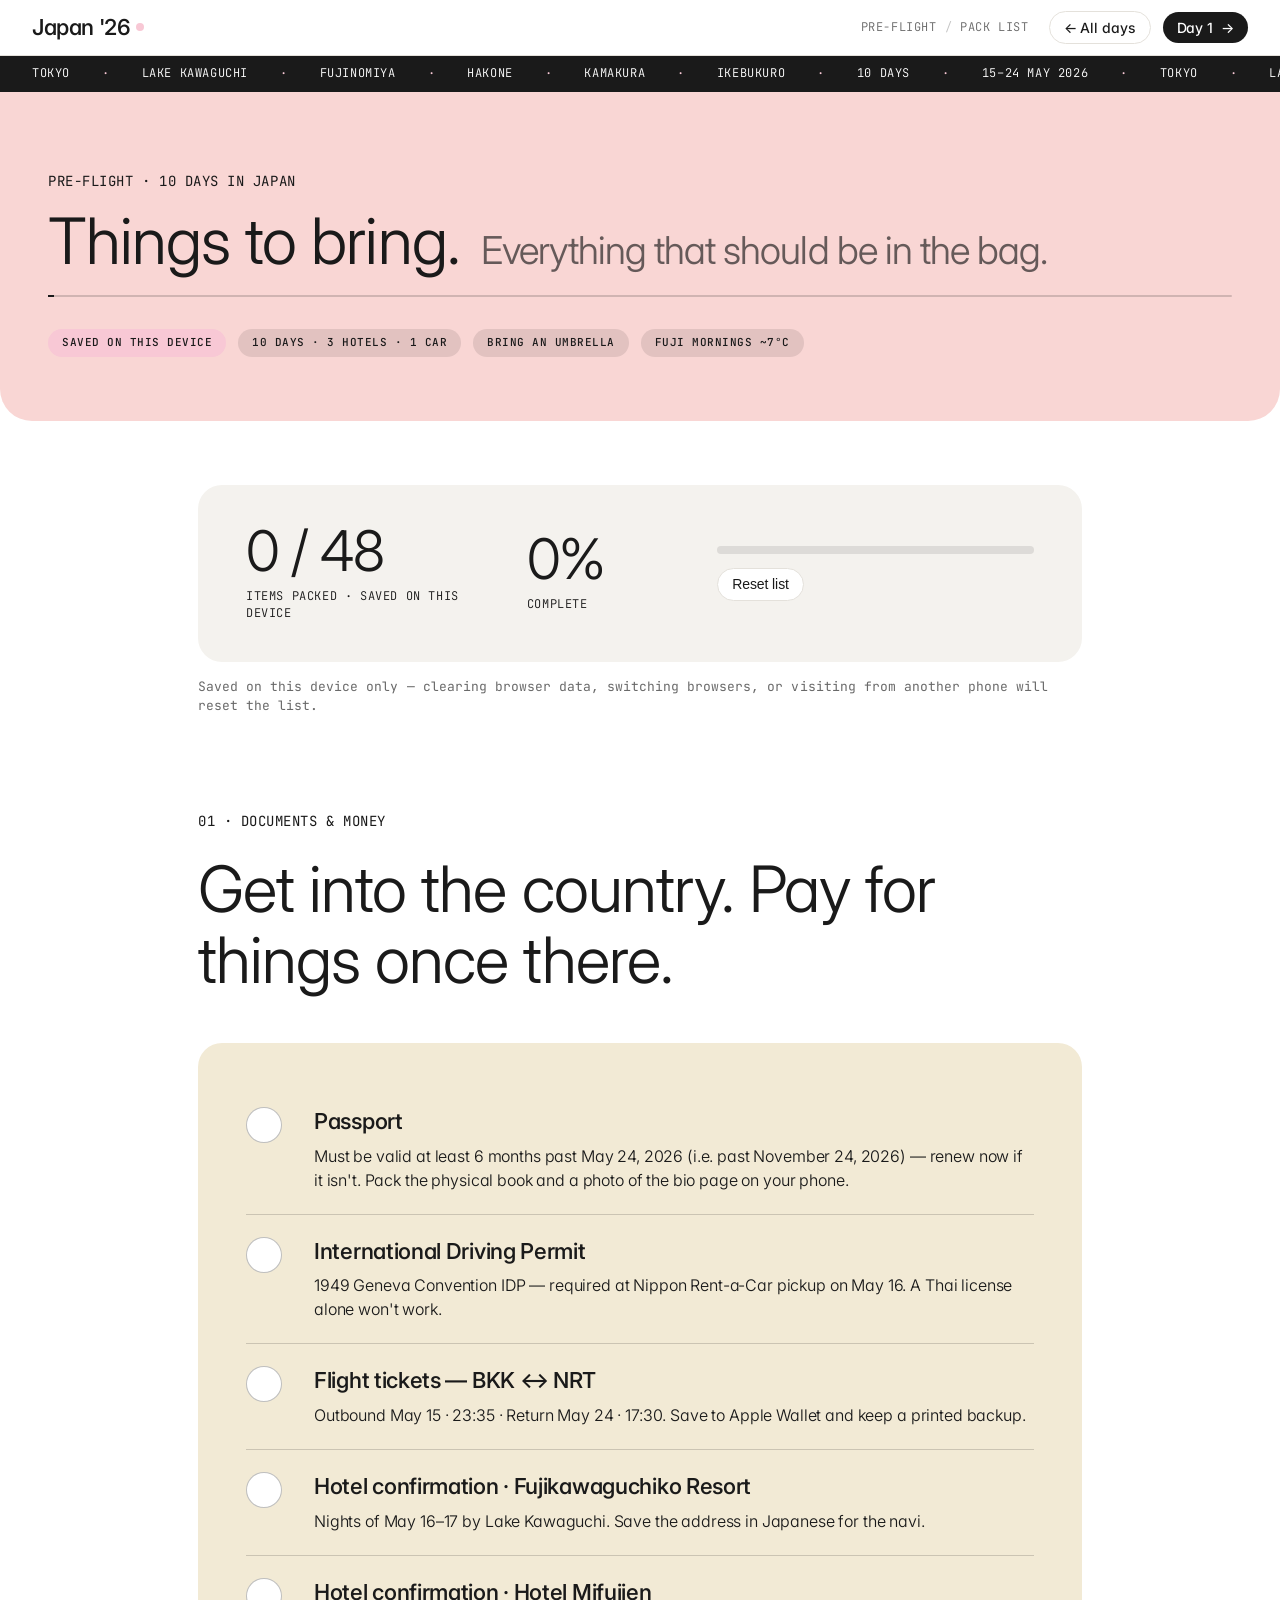
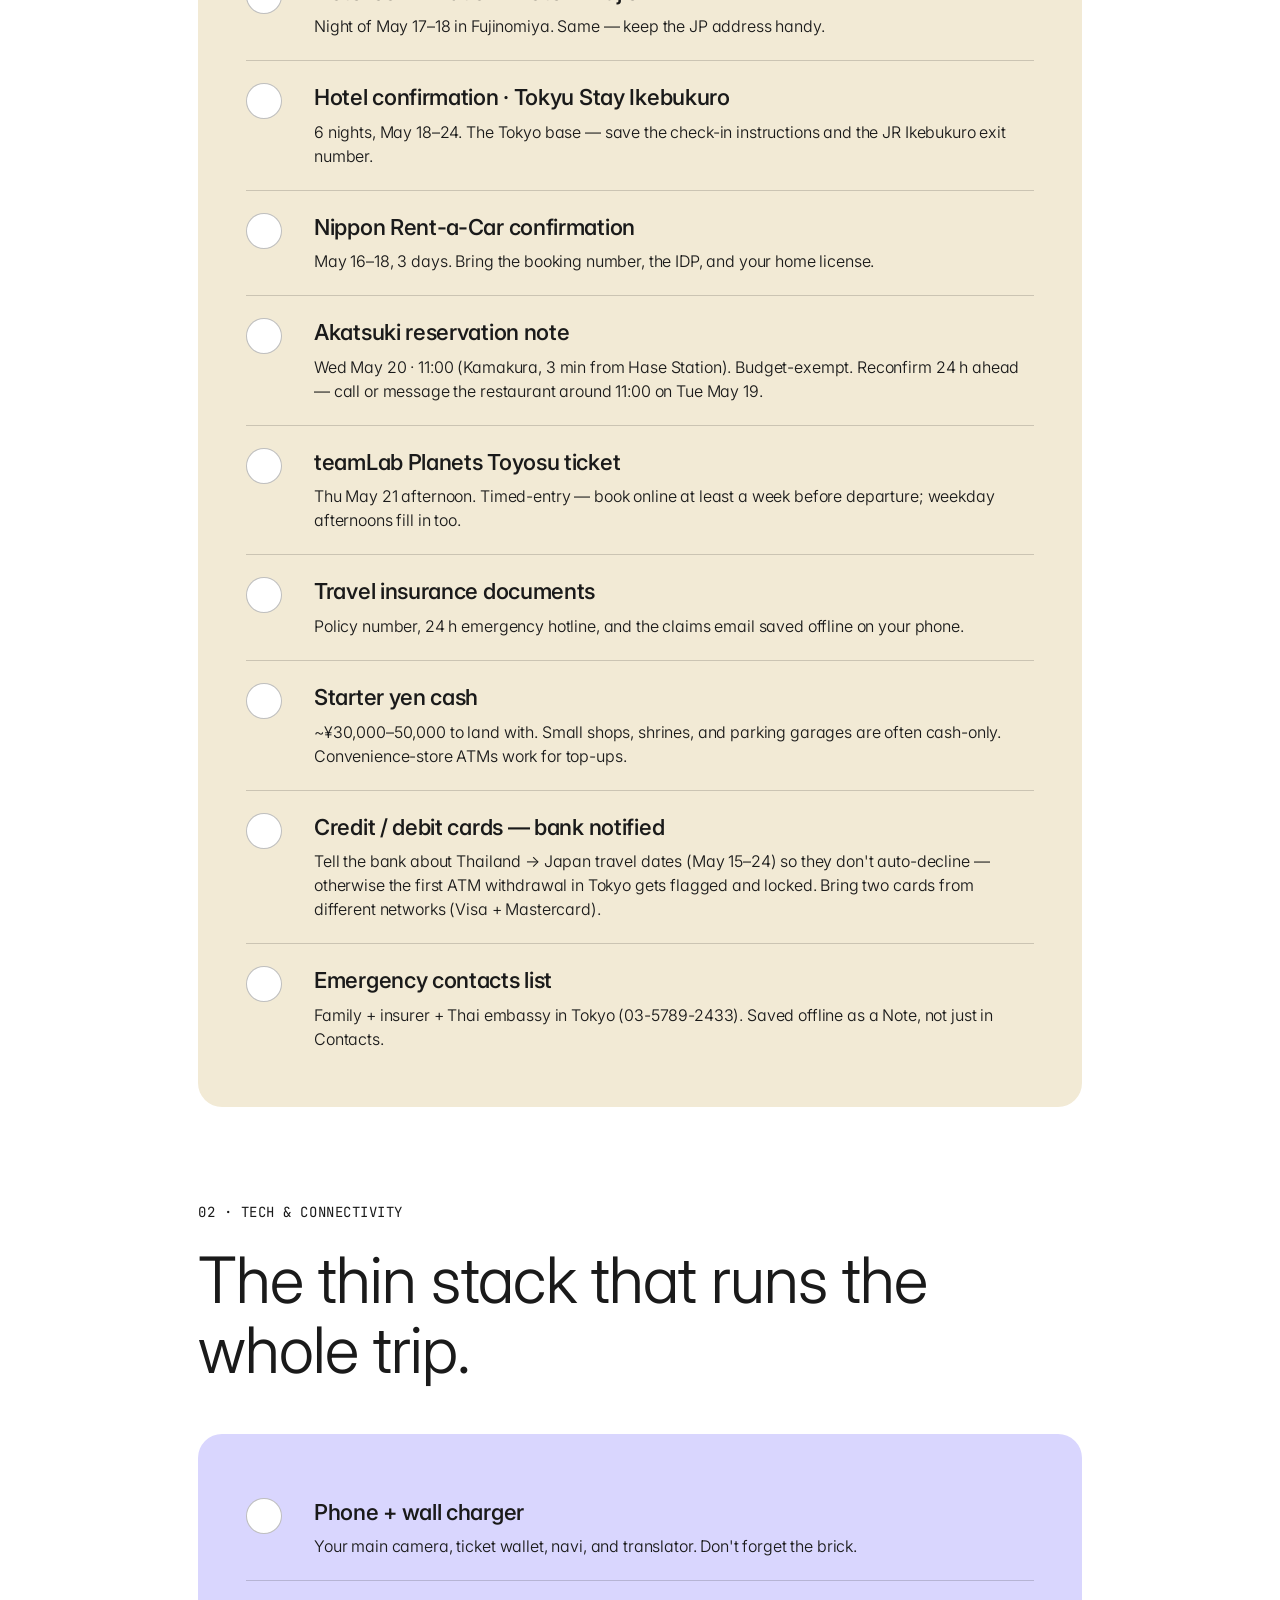
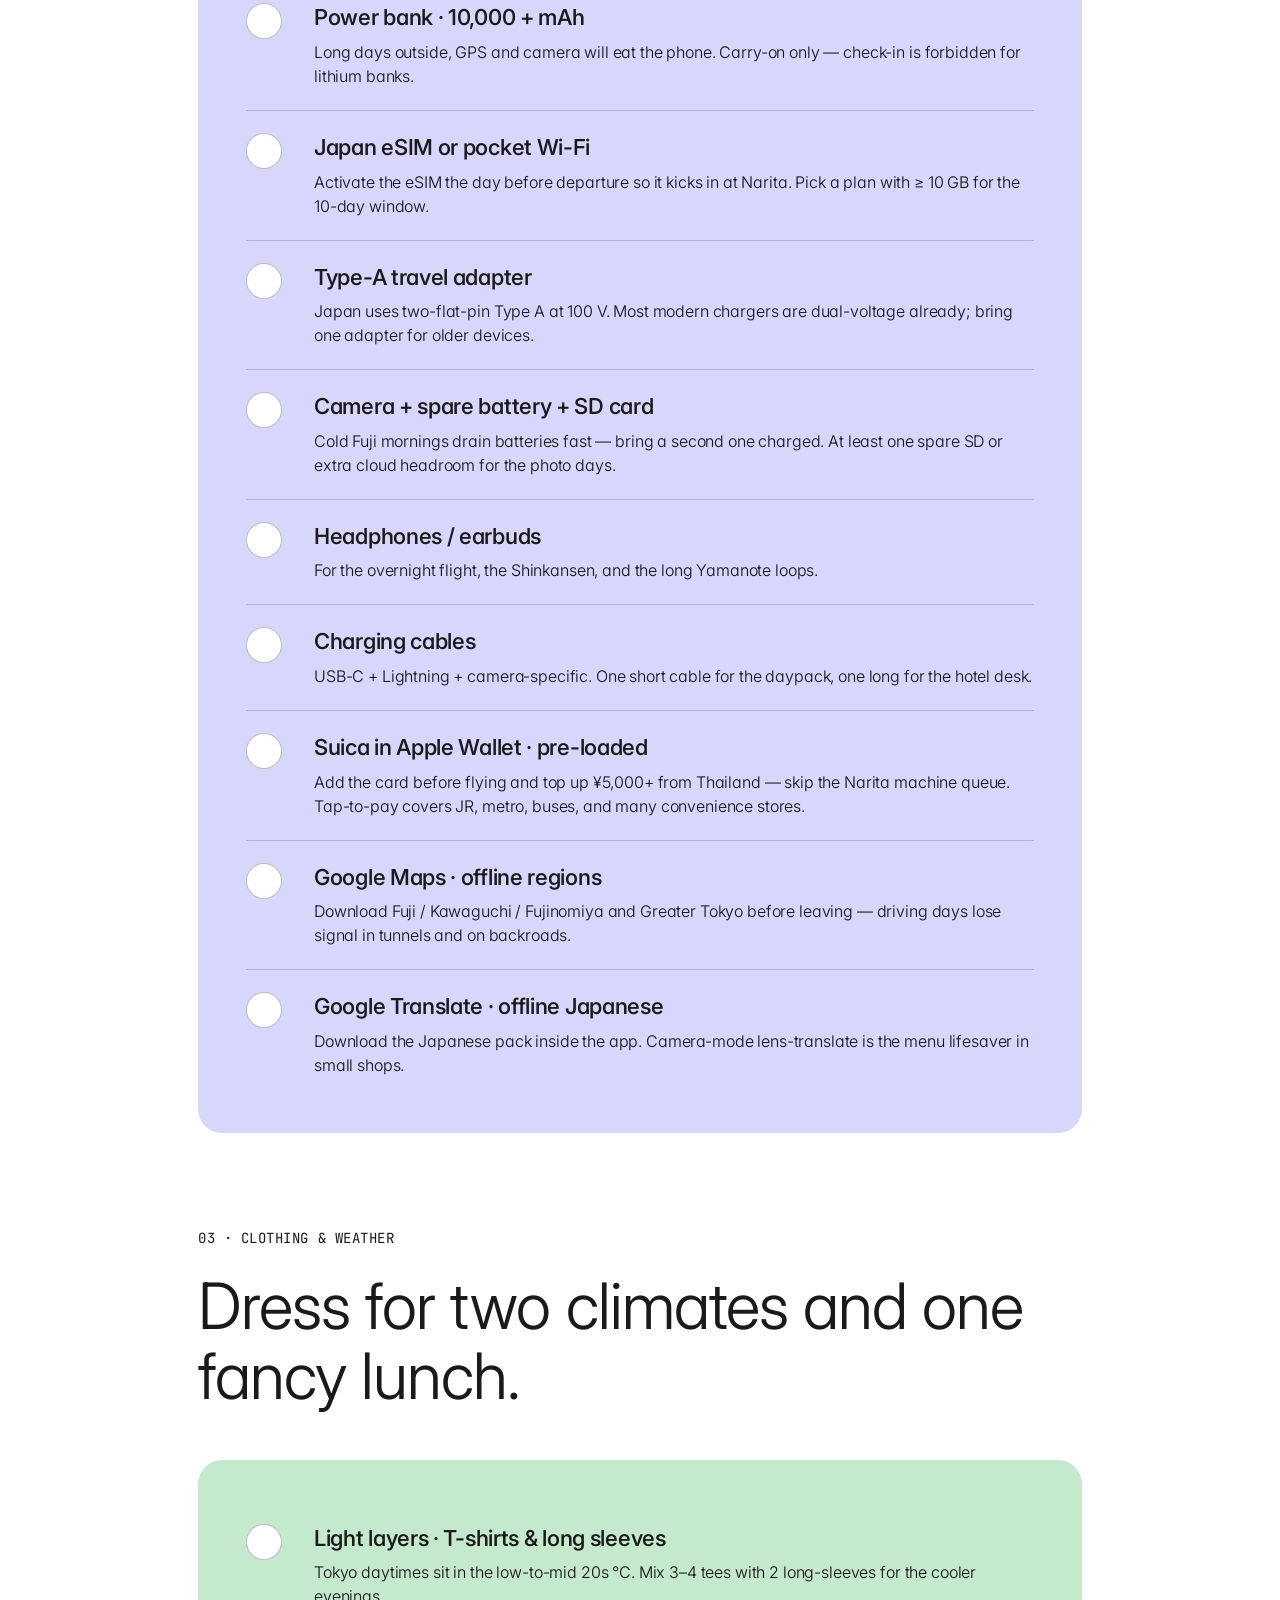
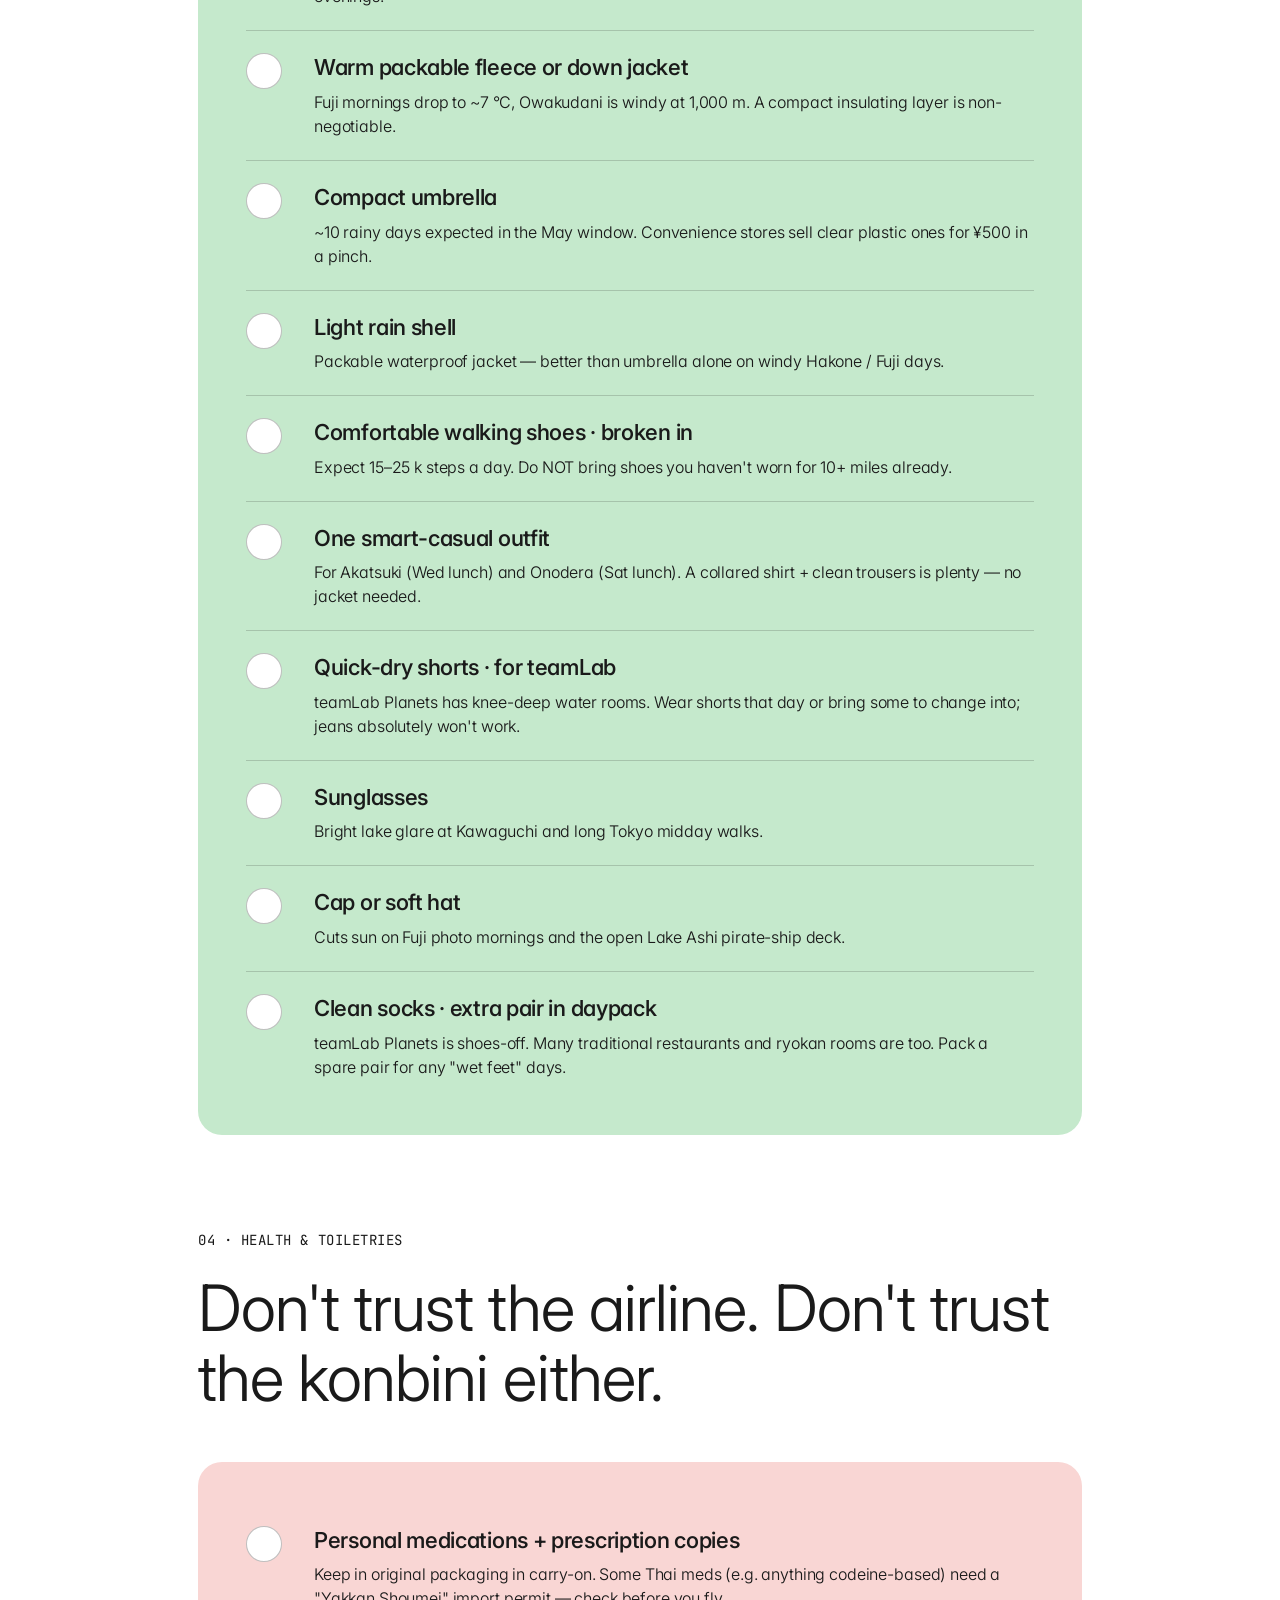
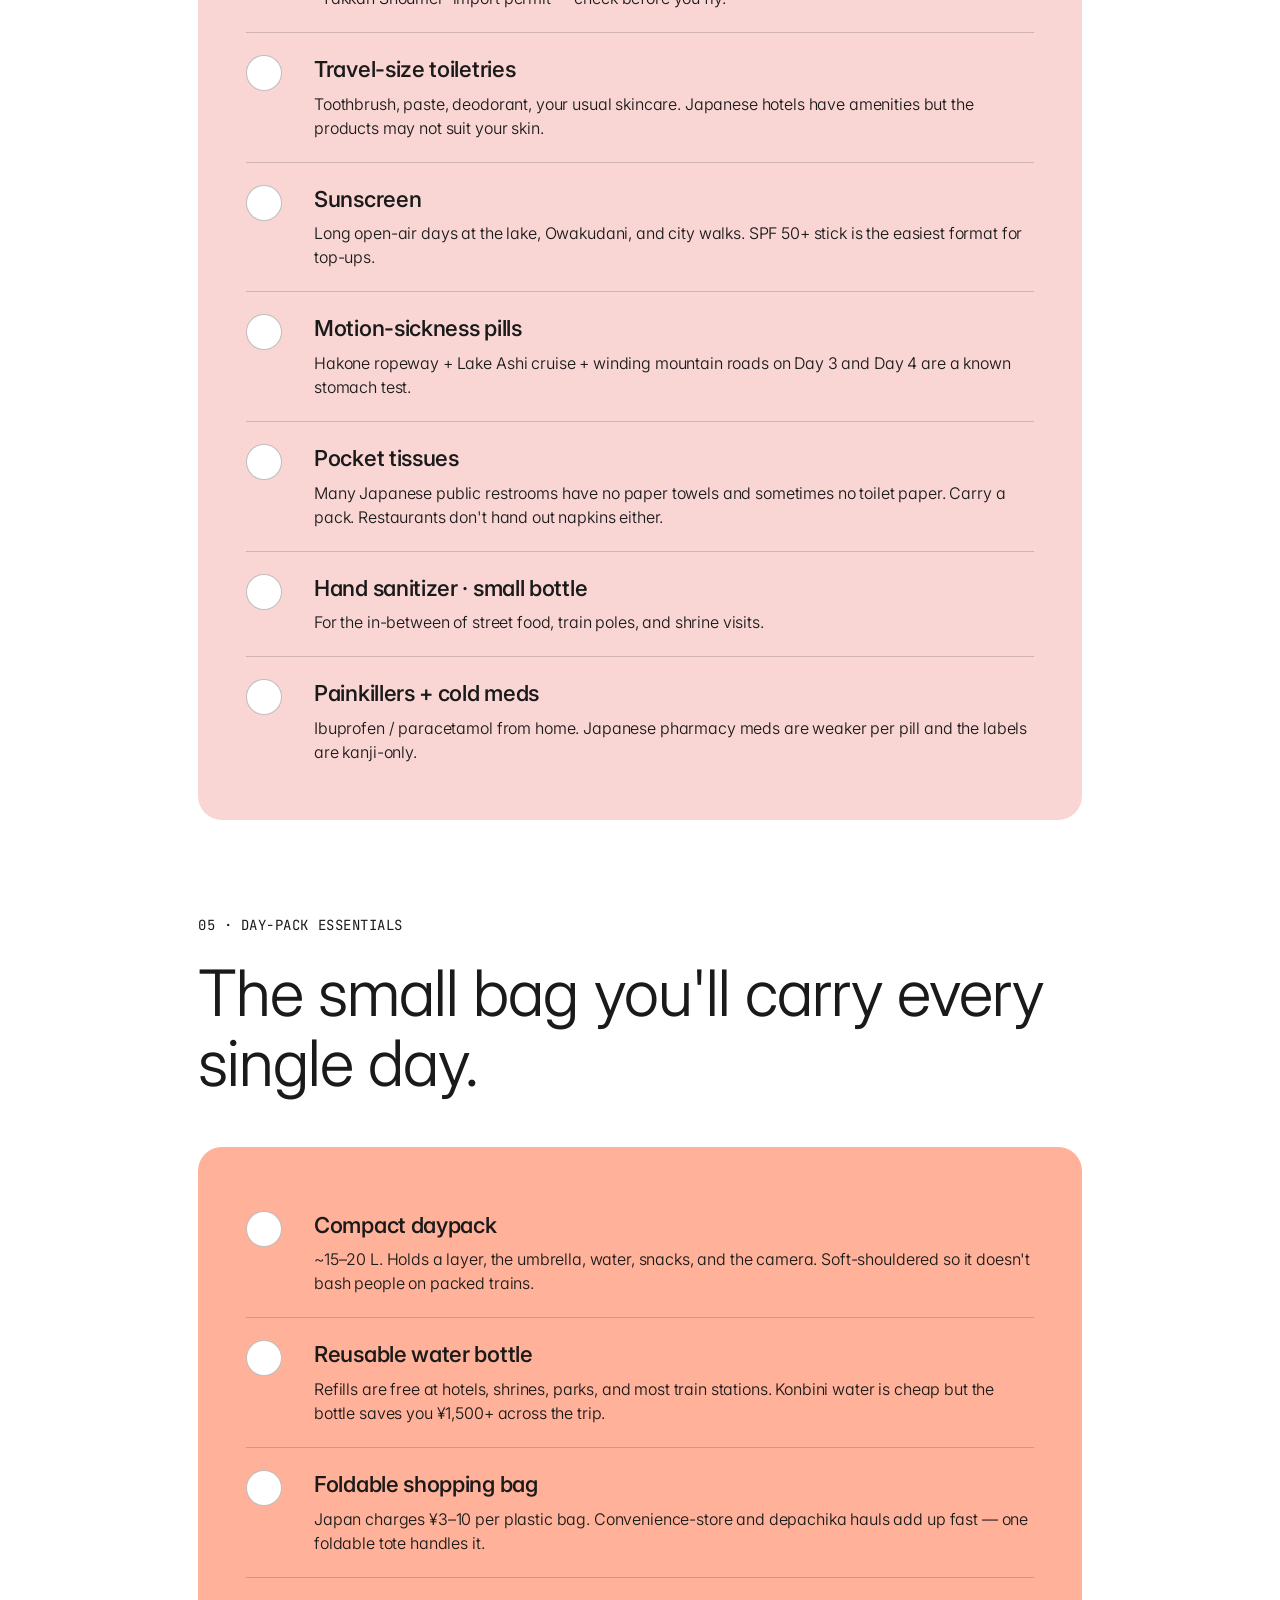
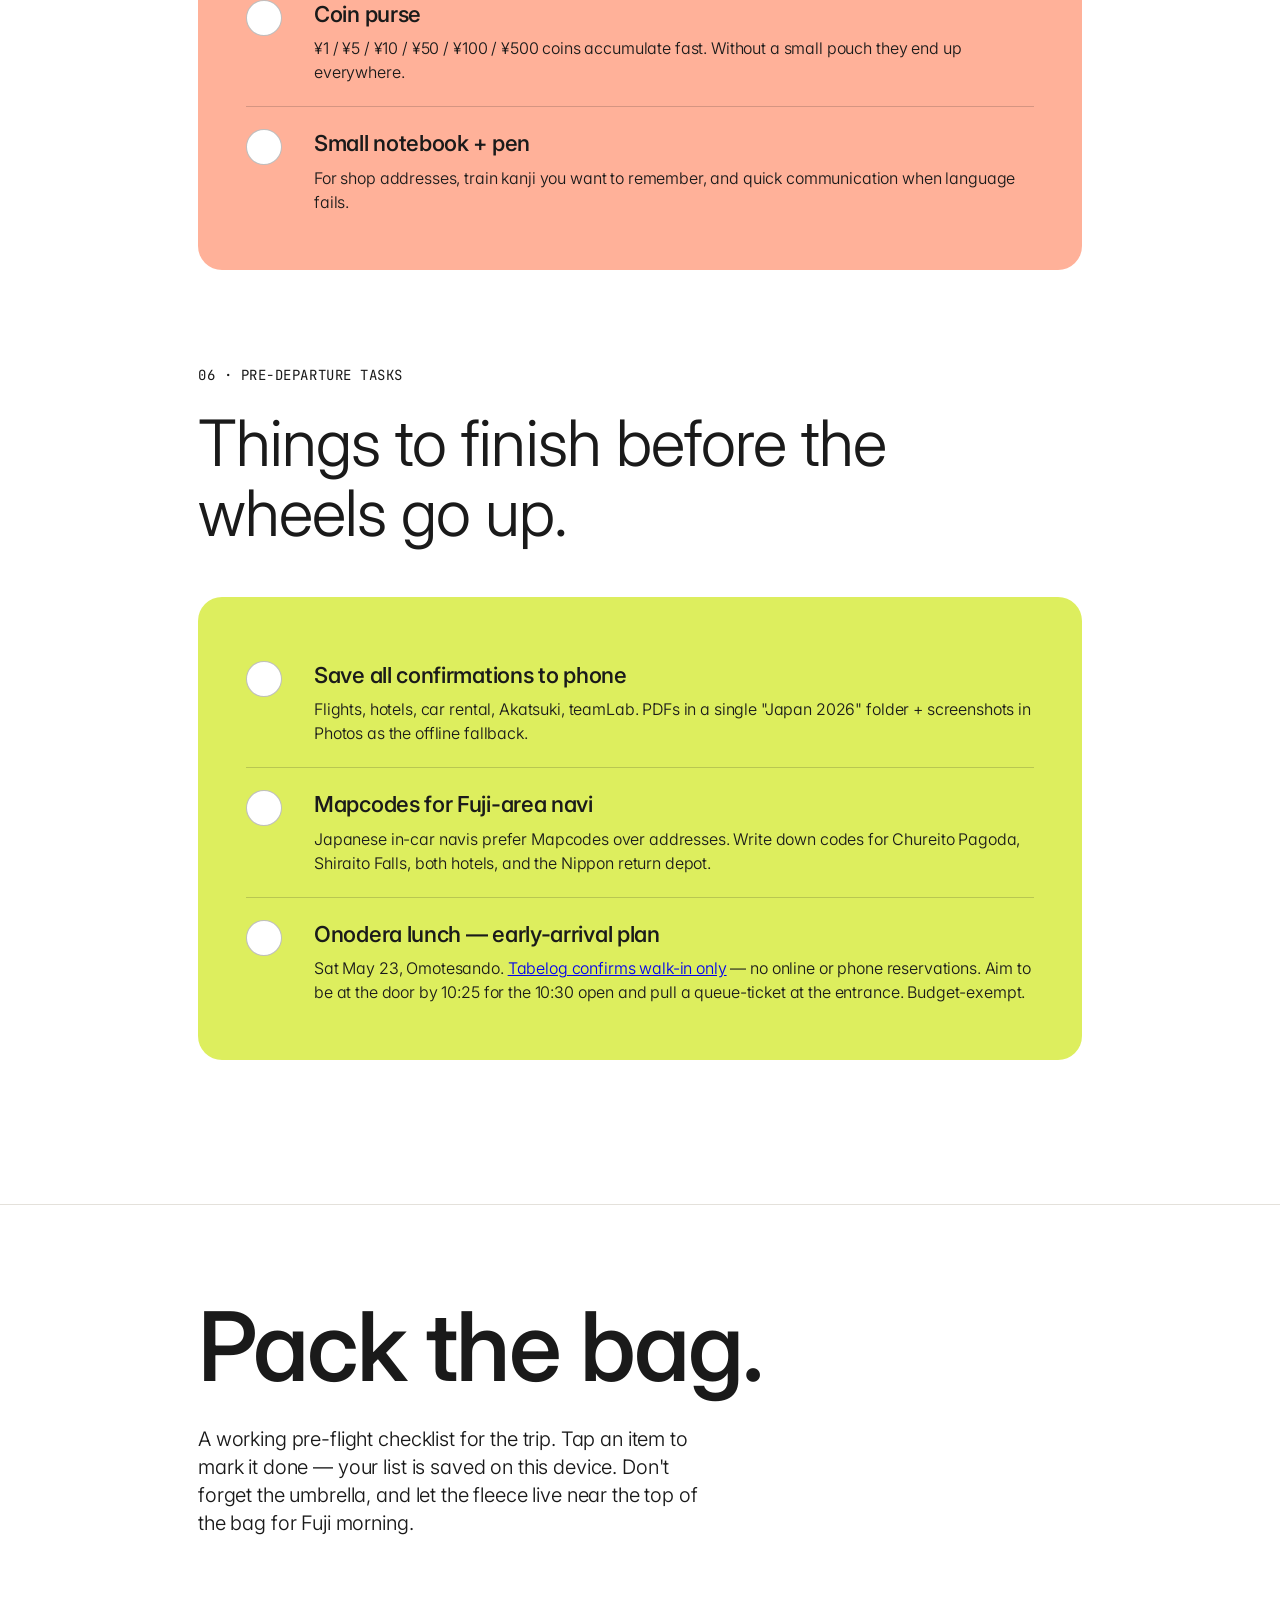
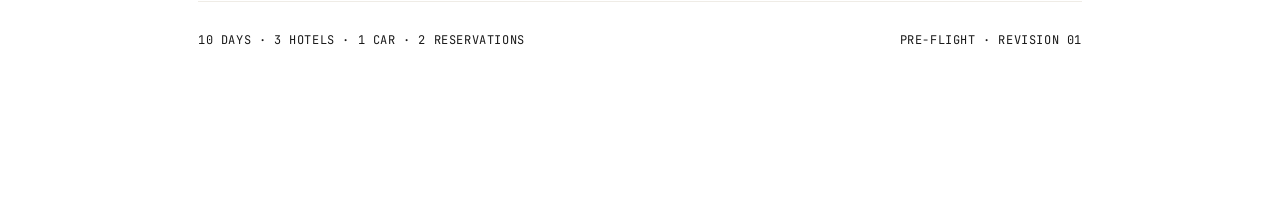
<file: pack.html>
<!DOCTYPE html>
<html lang="en">
<head>
<meta charset="UTF-8">
<meta name="viewport" content="width=device-width, initial-scale=1.0">
<link rel="icon" type="image/svg+xml" href="favicon.svg">
<title>Pack list — Japan '26</title>
<link rel="preconnect" href="https://fonts.googleapis.com">
<link rel="preconnect" href="https://fonts.gstatic.com" crossorigin>
<link href="https://fonts.googleapis.com/css2?family=Inter:wght@100..900&family=JetBrains+Mono:wght@400;500;600&display=swap" rel="stylesheet">
<link rel="stylesheet" href="assets/styles.css?v=2">
</head>
<body>

<!-- TOP NAV -->
<nav class="top-nav">
  <a class="wordmark" href="index.html">Japan '26<span class="dot"></span></a>
  <div class="nav-actions">
    <span class="crumb">Pre-flight<span class="sep">/</span>Pack list</span>
    <a class="btn-secondary btn-sm" href="index.html">← All days</a>
    <a class="btn-primary btn-sm" href="day1.html">Day 1 <span class="arrow">→</span></a>
  </div>
</nav>

<!-- MARQUEE -->
<div class="marquee" aria-hidden="true">
  <div class="marquee-track">
    <span>Tokyo</span><span class="sakura">·</span><span>Lake Kawaguchi</span><span class="sakura">·</span><span>Fujinomiya</span><span class="sakura">·</span><span>Hakone</span><span class="sakura">·</span><span>Kamakura</span><span class="sakura">·</span><span>Ikebukuro</span><span class="sakura">·</span><span>10 Days</span><span class="sakura">·</span><span>15–24 May 2026</span><span class="sakura">·</span>
    <span>Tokyo</span><span class="sakura">·</span><span>Lake Kawaguchi</span><span class="sakura">·</span><span>Fujinomiya</span><span class="sakura">·</span><span>Hakone</span><span class="sakura">·</span><span>Kamakura</span><span class="sakura">·</span><span>Ikebukuro</span><span class="sakura">·</span><span>10 Days</span><span class="sakura">·</span><span>15–24 May 2026</span><span class="sakura">·</span>
  </div>
</div>

<!-- HERO -->
<header class="day-hero pink">
  <div class="day-hero-inner">
    <div class="eyebrow">Pre-flight · 10 days in Japan</div>
    <h1 class="display-lg">Things to bring. <span class="sub">Everything that should be in the bag.</span></h1>
    <div class="flow-line" aria-hidden="true"><span></span><span></span><span></span><span></span><span></span><span></span></div>
    <div class="day-pill-row">
      <span class="chip sakura">Saved on this device</span>
      <span class="chip">10 days · 3 hotels · 1 car</span>
      <span class="chip">Bring an umbrella</span>
      <span class="chip">Fuji mornings ~7°C</span>
    </div>
  </div>
</header>

<div class="container-narrow" data-pack-list>

  <!-- PROGRESS STRIP -->
  <section class="reveal" aria-label="Packing progress">
    <div class="pack-progress">
      <div class="pack-progress-stat">
        <span class="counter-value">
          <span data-pack-progress-value>0 / 0</span>
        </span>
        <span class="counter-label">Items packed · saved on this device</span>
      </div>
      <div class="pack-progress-stat">
        <span class="counter-value">
          <span data-pack-progress-pct>0%</span>
        </span>
        <span class="counter-label">Complete</span>
      </div>
      <div class="pack-progress-bar-wrap">
        <div class="pack-progress-bar" aria-hidden="true">
          <span class="pack-progress-fill" data-pack-progress-bar></span>
        </div>
        <button type="button" class="btn-secondary btn-sm pack-reset" data-pack-reset>Reset list</button>
      </div>
    </div>
    <p class="caption pack-note">Saved on this device only — clearing browser data, switching browsers, or visiting from another phone will reset the list.</p>
  </section>

  <!-- 01 · DOCUMENTS & MONEY -->
  <section class="reveal">
    <div class="section-head">
      <div class="eyebrow">01 · Documents &amp; money</div>
      <h2 class="display-lg section-title">Get into the country. Pay for things once there.</h2>
    </div>
    <div class="color-block cream">
      <div class="pack-list">
        <label class="pack-item" data-pack-item="doc-passport">
          <span class="pack-check"><input type="checkbox"><span class="pack-check-box" aria-hidden="true"></span></span>
          <div>
            <div class="pack-title">Passport</div>
            <div class="pack-body">Must be valid at least 6 months past May 24, 2026 (i.e. past November 24, 2026) — renew now if it isn't. Pack the physical book and a photo of the bio page on your phone.</div>
          </div>
        </label>
        <label class="pack-item" data-pack-item="doc-idp">
          <span class="pack-check"><input type="checkbox"><span class="pack-check-box" aria-hidden="true"></span></span>
          <div>
            <div class="pack-title">International Driving Permit</div>
            <div class="pack-body">1949 Geneva Convention IDP — required at Nippon Rent-a-Car pickup on May 16. A Thai license alone won't work.</div>
          </div>
        </label>
        <label class="pack-item" data-pack-item="doc-flight-ticket">
          <span class="pack-check"><input type="checkbox"><span class="pack-check-box" aria-hidden="true"></span></span>
          <div>
            <div class="pack-title">Flight tickets — BKK ↔ NRT</div>
            <div class="pack-body">Outbound May 15 · 23:35 · Return May 24 · 17:30. Save to Apple Wallet and keep a printed backup.</div>
          </div>
        </label>
        <label class="pack-item" data-pack-item="doc-hotel-fujikawaguchiko">
          <span class="pack-check"><input type="checkbox"><span class="pack-check-box" aria-hidden="true"></span></span>
          <div>
            <div class="pack-title">Hotel confirmation · Fujikawaguchiko Resort</div>
            <div class="pack-body">Nights of May 16–17 by Lake Kawaguchi. Save the address in Japanese for the navi.</div>
          </div>
        </label>
        <label class="pack-item" data-pack-item="doc-hotel-mifujien">
          <span class="pack-check"><input type="checkbox"><span class="pack-check-box" aria-hidden="true"></span></span>
          <div>
            <div class="pack-title">Hotel confirmation · Hotel Mifujien</div>
            <div class="pack-body">Night of May 17–18 in Fujinomiya. Same — keep the JP address handy.</div>
          </div>
        </label>
        <label class="pack-item" data-pack-item="doc-hotel-ikebukuro">
          <span class="pack-check"><input type="checkbox"><span class="pack-check-box" aria-hidden="true"></span></span>
          <div>
            <div class="pack-title">Hotel confirmation · Tokyu Stay Ikebukuro</div>
            <div class="pack-body">6 nights, May 18–24. The Tokyo base — save the check-in instructions and the JR Ikebukuro exit number.</div>
          </div>
        </label>
        <label class="pack-item" data-pack-item="doc-car-rental">
          <span class="pack-check"><input type="checkbox"><span class="pack-check-box" aria-hidden="true"></span></span>
          <div>
            <div class="pack-title">Nippon Rent-a-Car confirmation</div>
            <div class="pack-body">May 16–18, 3 days. Bring the booking number, the IDP, and your home license.</div>
          </div>
        </label>
        <label class="pack-item" data-pack-item="doc-akatsuki">
          <span class="pack-check"><input type="checkbox"><span class="pack-check-box" aria-hidden="true"></span></span>
          <div>
            <div class="pack-title">Akatsuki reservation note</div>
            <div class="pack-body">Wed May 20 · 11:00 (Kamakura, 3 min from Hase Station). Budget-exempt. Reconfirm 24 h ahead — call or message the restaurant around 11:00 on Tue May 19.</div>
          </div>
        </label>
        <label class="pack-item" data-pack-item="doc-teamlab">
          <span class="pack-check"><input type="checkbox"><span class="pack-check-box" aria-hidden="true"></span></span>
          <div>
            <div class="pack-title">teamLab Planets Toyosu ticket</div>
            <div class="pack-body">Thu May 21 afternoon. Timed-entry — book online at least a week before departure; weekday afternoons fill in too.</div>
          </div>
        </label>
        <label class="pack-item" data-pack-item="doc-insurance">
          <span class="pack-check"><input type="checkbox"><span class="pack-check-box" aria-hidden="true"></span></span>
          <div>
            <div class="pack-title">Travel insurance documents</div>
            <div class="pack-body">Policy number, 24 h emergency hotline, and the claims email saved offline on your phone.</div>
          </div>
        </label>
        <label class="pack-item" data-pack-item="doc-cash">
          <span class="pack-check"><input type="checkbox"><span class="pack-check-box" aria-hidden="true"></span></span>
          <div>
            <div class="pack-title">Starter yen cash</div>
            <div class="pack-body">~¥30,000–50,000 to land with. Small shops, shrines, and parking garages are often cash-only. Convenience-store ATMs work for top-ups.</div>
          </div>
        </label>
        <label class="pack-item" data-pack-item="doc-cards">
          <span class="pack-check"><input type="checkbox"><span class="pack-check-box" aria-hidden="true"></span></span>
          <div>
            <div class="pack-title">Credit / debit cards — bank notified</div>
            <div class="pack-body">Tell the bank about Thailand → Japan travel dates (May 15–24) so they don't auto-decline — otherwise the first ATM withdrawal in Tokyo gets flagged and locked. Bring two cards from different networks (Visa + Mastercard).</div>
          </div>
        </label>
        <label class="pack-item" data-pack-item="doc-emergency">
          <span class="pack-check"><input type="checkbox"><span class="pack-check-box" aria-hidden="true"></span></span>
          <div>
            <div class="pack-title">Emergency contacts list</div>
            <div class="pack-body">Family + insurer + Thai embassy in Tokyo (03-5789-2433). Saved offline as a Note, not just in Contacts.</div>
          </div>
        </label>
      </div>
    </div>
  </section>

  <!-- 02 · TECH & CONNECTIVITY -->
  <section class="reveal">
    <div class="section-head">
      <div class="eyebrow">02 · Tech &amp; connectivity</div>
      <h2 class="display-lg section-title">The thin stack that runs the whole trip.</h2>
    </div>
    <div class="color-block lilac">
      <div class="pack-list">
        <label class="pack-item" data-pack-item="tech-phone-charger">
          <span class="pack-check"><input type="checkbox"><span class="pack-check-box" aria-hidden="true"></span></span>
          <div>
            <div class="pack-title">Phone + wall charger</div>
            <div class="pack-body">Your main camera, ticket wallet, navi, and translator. Don't forget the brick.</div>
          </div>
        </label>
        <label class="pack-item" data-pack-item="tech-power-bank">
          <span class="pack-check"><input type="checkbox"><span class="pack-check-box" aria-hidden="true"></span></span>
          <div>
            <div class="pack-title">Power bank · 10,000 + mAh</div>
            <div class="pack-body">Long days outside, GPS and camera will eat the phone. Carry-on only — check-in is forbidden for lithium banks.</div>
          </div>
        </label>
        <label class="pack-item" data-pack-item="tech-esim">
          <span class="pack-check"><input type="checkbox"><span class="pack-check-box" aria-hidden="true"></span></span>
          <div>
            <div class="pack-title">Japan eSIM or pocket Wi-Fi</div>
            <div class="pack-body">Activate the eSIM the day before departure so it kicks in at Narita. Pick a plan with ≥ 10 GB for the 10-day window.</div>
          </div>
        </label>
        <label class="pack-item" data-pack-item="tech-adapter">
          <span class="pack-check"><input type="checkbox"><span class="pack-check-box" aria-hidden="true"></span></span>
          <div>
            <div class="pack-title">Type-A travel adapter</div>
            <div class="pack-body">Japan uses two-flat-pin Type A at 100 V. Most modern chargers are dual-voltage already; bring one adapter for older devices.</div>
          </div>
        </label>
        <label class="pack-item" data-pack-item="tech-camera">
          <span class="pack-check"><input type="checkbox"><span class="pack-check-box" aria-hidden="true"></span></span>
          <div>
            <div class="pack-title">Camera + spare battery + SD card</div>
            <div class="pack-body">Cold Fuji mornings drain batteries fast — bring a second one charged. At least one spare SD or extra cloud headroom for the photo days.</div>
          </div>
        </label>
        <label class="pack-item" data-pack-item="tech-headphones">
          <span class="pack-check"><input type="checkbox"><span class="pack-check-box" aria-hidden="true"></span></span>
          <div>
            <div class="pack-title">Headphones / earbuds</div>
            <div class="pack-body">For the overnight flight, the Shinkansen, and the long Yamanote loops.</div>
          </div>
        </label>
        <label class="pack-item" data-pack-item="tech-cables">
          <span class="pack-check"><input type="checkbox"><span class="pack-check-box" aria-hidden="true"></span></span>
          <div>
            <div class="pack-title">Charging cables</div>
            <div class="pack-body">USB-C + Lightning + camera-specific. One short cable for the daypack, one long for the hotel desk.</div>
          </div>
        </label>
        <label class="pack-item" data-pack-item="tech-suica">
          <span class="pack-check"><input type="checkbox"><span class="pack-check-box" aria-hidden="true"></span></span>
          <div>
            <div class="pack-title">Suica in Apple Wallet · pre-loaded</div>
            <div class="pack-body">Add the card before flying and top up ¥5,000+ from Thailand — skip the Narita machine queue. Tap-to-pay covers JR, metro, buses, and many convenience stores.</div>
          </div>
        </label>
        <label class="pack-item" data-pack-item="tech-offline-maps">
          <span class="pack-check"><input type="checkbox"><span class="pack-check-box" aria-hidden="true"></span></span>
          <div>
            <div class="pack-title">Google Maps · offline regions</div>
            <div class="pack-body">Download Fuji / Kawaguchi / Fujinomiya and Greater Tokyo before leaving — driving days lose signal in tunnels and on backroads.</div>
          </div>
        </label>
        <label class="pack-item" data-pack-item="tech-translate">
          <span class="pack-check"><input type="checkbox"><span class="pack-check-box" aria-hidden="true"></span></span>
          <div>
            <div class="pack-title">Google Translate · offline Japanese</div>
            <div class="pack-body">Download the Japanese pack inside the app. Camera-mode lens-translate is the menu lifesaver in small shops.</div>
          </div>
        </label>
      </div>
    </div>
  </section>

  <!-- 03 · CLOTHING & WEATHER -->
  <section class="reveal">
    <div class="section-head">
      <div class="eyebrow">03 · Clothing &amp; weather</div>
      <h2 class="display-lg section-title">Dress for two climates and one fancy lunch.</h2>
    </div>
    <div class="color-block mint">
      <div class="pack-list">
        <label class="pack-item" data-pack-item="cloth-layers">
          <span class="pack-check"><input type="checkbox"><span class="pack-check-box" aria-hidden="true"></span></span>
          <div>
            <div class="pack-title">Light layers · T-shirts &amp; long sleeves</div>
            <div class="pack-body">Tokyo daytimes sit in the low-to-mid 20s °C. Mix 3–4 tees with 2 long-sleeves for the cooler evenings.</div>
          </div>
        </label>
        <label class="pack-item" data-pack-item="cloth-fleece">
          <span class="pack-check"><input type="checkbox"><span class="pack-check-box" aria-hidden="true"></span></span>
          <div>
            <div class="pack-title">Warm packable fleece or down jacket</div>
            <div class="pack-body">Fuji mornings drop to ~7 °C, Owakudani is windy at 1,000 m. A compact insulating layer is non-negotiable.</div>
          </div>
        </label>
        <label class="pack-item" data-pack-item="cloth-umbrella">
          <span class="pack-check"><input type="checkbox"><span class="pack-check-box" aria-hidden="true"></span></span>
          <div>
            <div class="pack-title">Compact umbrella</div>
            <div class="pack-body">~10 rainy days expected in the May window. Convenience stores sell clear plastic ones for ¥500 in a pinch.</div>
          </div>
        </label>
        <label class="pack-item" data-pack-item="cloth-rain-shell">
          <span class="pack-check"><input type="checkbox"><span class="pack-check-box" aria-hidden="true"></span></span>
          <div>
            <div class="pack-title">Light rain shell</div>
            <div class="pack-body">Packable waterproof jacket — better than umbrella alone on windy Hakone / Fuji days.</div>
          </div>
        </label>
        <label class="pack-item" data-pack-item="cloth-walking-shoes">
          <span class="pack-check"><input type="checkbox"><span class="pack-check-box" aria-hidden="true"></span></span>
          <div>
            <div class="pack-title">Comfortable walking shoes · broken in</div>
            <div class="pack-body">Expect 15–25 k steps a day. Do NOT bring shoes you haven't worn for 10+ miles already.</div>
          </div>
        </label>
        <label class="pack-item" data-pack-item="cloth-smart-casual">
          <span class="pack-check"><input type="checkbox"><span class="pack-check-box" aria-hidden="true"></span></span>
          <div>
            <div class="pack-title">One smart-casual outfit</div>
            <div class="pack-body">For Akatsuki (Wed lunch) and Onodera (Sat lunch). A collared shirt + clean trousers is plenty — no jacket needed.</div>
          </div>
        </label>
        <label class="pack-item" data-pack-item="cloth-quick-dry">
          <span class="pack-check"><input type="checkbox"><span class="pack-check-box" aria-hidden="true"></span></span>
          <div>
            <div class="pack-title">Quick-dry shorts · for teamLab</div>
            <div class="pack-body">teamLab Planets has knee-deep water rooms. Wear shorts that day or bring some to change into; jeans absolutely won't work.</div>
          </div>
        </label>
        <label class="pack-item" data-pack-item="cloth-sunglasses">
          <span class="pack-check"><input type="checkbox"><span class="pack-check-box" aria-hidden="true"></span></span>
          <div>
            <div class="pack-title">Sunglasses</div>
            <div class="pack-body">Bright lake glare at Kawaguchi and long Tokyo midday walks.</div>
          </div>
        </label>
        <label class="pack-item" data-pack-item="cloth-cap">
          <span class="pack-check"><input type="checkbox"><span class="pack-check-box" aria-hidden="true"></span></span>
          <div>
            <div class="pack-title">Cap or soft hat</div>
            <div class="pack-body">Cuts sun on Fuji photo mornings and the open Lake Ashi pirate-ship deck.</div>
          </div>
        </label>
        <label class="pack-item" data-pack-item="cloth-socks">
          <span class="pack-check"><input type="checkbox"><span class="pack-check-box" aria-hidden="true"></span></span>
          <div>
            <div class="pack-title">Clean socks · extra pair in daypack</div>
            <div class="pack-body">teamLab Planets is shoes-off. Many traditional restaurants and ryokan rooms are too. Pack a spare pair for any "wet feet" days.</div>
          </div>
        </label>
      </div>
    </div>
  </section>

  <!-- 04 · HEALTH & TOILETRIES -->
  <section class="reveal">
    <div class="section-head">
      <div class="eyebrow">04 · Health &amp; toiletries</div>
      <h2 class="display-lg section-title">Don't trust the airline. Don't trust the konbini either.</h2>
    </div>
    <div class="color-block pink">
      <div class="pack-list">
        <label class="pack-item" data-pack-item="health-meds">
          <span class="pack-check"><input type="checkbox"><span class="pack-check-box" aria-hidden="true"></span></span>
          <div>
            <div class="pack-title">Personal medications + prescription copies</div>
            <div class="pack-body">Keep in original packaging in carry-on. Some Thai meds (e.g. anything codeine-based) need a "Yakkan Shoumei" import permit — check before you fly.</div>
          </div>
        </label>
        <label class="pack-item" data-pack-item="health-toiletries">
          <span class="pack-check"><input type="checkbox"><span class="pack-check-box" aria-hidden="true"></span></span>
          <div>
            <div class="pack-title">Travel-size toiletries</div>
            <div class="pack-body">Toothbrush, paste, deodorant, your usual skincare. Japanese hotels have amenities but the products may not suit your skin.</div>
          </div>
        </label>
        <label class="pack-item" data-pack-item="health-sunscreen">
          <span class="pack-check"><input type="checkbox"><span class="pack-check-box" aria-hidden="true"></span></span>
          <div>
            <div class="pack-title">Sunscreen</div>
            <div class="pack-body">Long open-air days at the lake, Owakudani, and city walks. SPF 50+ stick is the easiest format for top-ups.</div>
          </div>
        </label>
        <label class="pack-item" data-pack-item="health-motion">
          <span class="pack-check"><input type="checkbox"><span class="pack-check-box" aria-hidden="true"></span></span>
          <div>
            <div class="pack-title">Motion-sickness pills</div>
            <div class="pack-body">Hakone ropeway + Lake Ashi cruise + winding mountain roads on Day 3 and Day 4 are a known stomach test.</div>
          </div>
        </label>
        <label class="pack-item" data-pack-item="health-tissues">
          <span class="pack-check"><input type="checkbox"><span class="pack-check-box" aria-hidden="true"></span></span>
          <div>
            <div class="pack-title">Pocket tissues</div>
            <div class="pack-body">Many Japanese public restrooms have no paper towels and sometimes no toilet paper. Carry a pack. Restaurants don't hand out napkins either.</div>
          </div>
        </label>
        <label class="pack-item" data-pack-item="health-sanitizer">
          <span class="pack-check"><input type="checkbox"><span class="pack-check-box" aria-hidden="true"></span></span>
          <div>
            <div class="pack-title">Hand sanitizer · small bottle</div>
            <div class="pack-body">For the in-between of street food, train poles, and shrine visits.</div>
          </div>
        </label>
        <label class="pack-item" data-pack-item="health-painkillers">
          <span class="pack-check"><input type="checkbox"><span class="pack-check-box" aria-hidden="true"></span></span>
          <div>
            <div class="pack-title">Painkillers + cold meds</div>
            <div class="pack-body">Ibuprofen / paracetamol from home. Japanese pharmacy meds are weaker per pill and the labels are kanji-only.</div>
          </div>
        </label>
      </div>
    </div>
  </section>

  <!-- 05 · DAY-PACK ESSENTIALS -->
  <section class="reveal">
    <div class="section-head">
      <div class="eyebrow">05 · Day-pack essentials</div>
      <h2 class="display-lg section-title">The small bag you'll carry every single day.</h2>
    </div>
    <div class="color-block coral">
      <div class="pack-list">
        <label class="pack-item" data-pack-item="pack-daypack">
          <span class="pack-check"><input type="checkbox"><span class="pack-check-box" aria-hidden="true"></span></span>
          <div>
            <div class="pack-title">Compact daypack</div>
            <div class="pack-body">~15–20 L. Holds a layer, the umbrella, water, snacks, and the camera. Soft-shouldered so it doesn't bash people on packed trains.</div>
          </div>
        </label>
        <label class="pack-item" data-pack-item="pack-water-bottle">
          <span class="pack-check"><input type="checkbox"><span class="pack-check-box" aria-hidden="true"></span></span>
          <div>
            <div class="pack-title">Reusable water bottle</div>
            <div class="pack-body">Refills are free at hotels, shrines, parks, and most train stations. Konbini water is cheap but the bottle saves you ¥1,500+ across the trip.</div>
          </div>
        </label>
        <label class="pack-item" data-pack-item="pack-bag">
          <span class="pack-check"><input type="checkbox"><span class="pack-check-box" aria-hidden="true"></span></span>
          <div>
            <div class="pack-title">Foldable shopping bag</div>
            <div class="pack-body">Japan charges ¥3–10 per plastic bag. Convenience-store and depachika hauls add up fast — one foldable tote handles it.</div>
          </div>
        </label>
        <label class="pack-item" data-pack-item="pack-coin-purse">
          <span class="pack-check"><input type="checkbox"><span class="pack-check-box" aria-hidden="true"></span></span>
          <div>
            <div class="pack-title">Coin purse</div>
            <div class="pack-body">¥1 / ¥5 / ¥10 / ¥50 / ¥100 / ¥500 coins accumulate fast. Without a small pouch they end up everywhere.</div>
          </div>
        </label>
        <label class="pack-item" data-pack-item="pack-notebook">
          <span class="pack-check"><input type="checkbox"><span class="pack-check-box" aria-hidden="true"></span></span>
          <div>
            <div class="pack-title">Small notebook + pen</div>
            <div class="pack-body">For shop addresses, train kanji you want to remember, and quick communication when language fails.</div>
          </div>
        </label>
      </div>
    </div>
  </section>

  <!-- 06 · PRE-DEPARTURE TASKS -->
  <section class="reveal">
    <div class="section-head">
      <div class="eyebrow">06 · Pre-departure tasks</div>
      <h2 class="display-lg section-title">Things to finish before the wheels go up.</h2>
    </div>
    <div class="color-block lime">
      <div class="pack-list">
        <label class="pack-item" data-pack-item="pre-save-confirms">
          <span class="pack-check"><input type="checkbox"><span class="pack-check-box" aria-hidden="true"></span></span>
          <div>
            <div class="pack-title">Save all confirmations to phone</div>
            <div class="pack-body">Flights, hotels, car rental, Akatsuki, teamLab. PDFs in a single "Japan 2026" folder + screenshots in Photos as the offline fallback.</div>
          </div>
        </label>
        <label class="pack-item" data-pack-item="pre-mapcodes">
          <span class="pack-check"><input type="checkbox"><span class="pack-check-box" aria-hidden="true"></span></span>
          <div>
            <div class="pack-title">Mapcodes for Fuji-area navi</div>
            <div class="pack-body">Japanese in-car navis prefer Mapcodes over addresses. Write down codes for Chureito Pagoda, Shiraito Falls, both hotels, and the Nippon return depot.</div>
          </div>
        </label>
        <label class="pack-item" data-pack-item="pre-onodera-alarm">
          <span class="pack-check"><input type="checkbox"><span class="pack-check-box" aria-hidden="true"></span></span>
          <div>
            <div class="pack-title">Onodera lunch — early-arrival plan</div>
            <div class="pack-body">Sat May 23, Omotesando. <a href="https://tabelog.com/en/tokyo/A1306/A130602/13264172/" target="_blank" rel="noopener">Tabelog confirms walk-in only</a> — no online or phone reservations. Aim to be at the door by 10:25 for the 10:30 open and pull a queue-ticket at the entrance. Budget-exempt.</div>
          </div>
        </label>
      </div>
    </div>
  </section>

</div>

<!-- STICKY DOCK -->
<aside class="pack-dock" data-pack-dock role="status" aria-live="polite" aria-label="Packing progress">
  <button type="button" class="pack-dock-inner" data-pack-dock-scroll>
    <div class="pack-dock-bar" aria-hidden="true">
      <span class="pack-dock-fill" data-pack-dock-fill></span>
    </div>
    <div class="pack-dock-row">
      <div class="pack-dock-stat">
        <span class="pack-dock-value"><span data-pack-dock-value>0 / 0</span></span>
        <span class="pack-dock-label">items packed</span>
      </div>
      <div class="pack-dock-pct">
        <span class="pack-dock-pct-value" data-pack-dock-pct>0%</span>
        <span class="pack-dock-hint">Tap to jump up ↑</span>
      </div>
    </div>
  </button>
</aside>

<!-- FOOTER -->
<footer class="footer">
  <div class="container-narrow" style="padding-top:0;">
    <div class="footer-wordmark">Pack the bag.</div>
    <p class="body-lg">A working pre-flight checklist for the trip. Tap an item to mark it done — your list is saved on this device. Don't forget the umbrella, and let the fleece live near the top of the bag for Fuji morning.</p>
    <div class="footer-meta">
      <span class="caption">10 days · 3 hotels · 1 car · 2 reservations</span>
      <span class="caption">Pre-flight · Revision 01</span>
    </div>
  </div>
</footer>

<script src="assets/app.js?v=2"></script>
</body>
</html>
</file>
<file: assets/styles.css>
/* ============================================================
   Japan '26 — Shared Design System
   Based on DESIGN.md (Figma-style monochrome + pastel blocks)
   ============================================================ */

:root {
  /* Brand & Accent */
  --primary: #1A1A1A;
  --canvas: #FFFFFF;
  --inverse-canvas: #1A1A1A;
  --accent-sakura: #F8C8D5;

  /* Surface */
  --surface-soft: #F4F2EE;
  --hairline: #E4E1DB;
  --hairline-soft: #EFECE6;

  /* Color Blocks */
  --block-lime: #DDEE5E;
  --block-lilac: #D9D6FE;
  --block-cream: #F2EAD5;
  --block-mint: #C5E9CC;
  --block-pink: #F9D6D4;
  --block-coral: #FFB199;
  --block-navy: #0E1E4A;

  /* Text */
  --ink: #1A1A1A;
  --inverse-ink: #FFFFFF;

  /* Semantic */
  --semantic-success: #2EA851;
  --semantic-warn: #C9621A;

  /* Motion */
  --ease-out: cubic-bezier(0.16, 1, 0.3, 1);
  --ease-quint: cubic-bezier(0.22, 1, 0.36, 1);
  --pulse-speed: 3.5s;
}

* { margin: 0; padding: 0; box-sizing: border-box; }
html { font-size: 16px; scroll-behavior: smooth; }
body {
  background: var(--canvas);
  color: var(--ink);
  font-family: 'Inter', system-ui, -apple-system, sans-serif;
  font-weight: 320;
  line-height: 1.45;
  letter-spacing: -0.26px;
  font-feature-settings: "kern" 1, "cv11" 1;
  -webkit-font-smoothing: antialiased;
  text-rendering: optimizeLegibility;
  overflow-x: hidden;
}
img, video, iframe { max-width: 100%; }

/* ============================================================
   TYPOGRAPHY ROLES
   ============================================================ */
.display-xl {
  font-size: clamp(48px, 8.4vw, 86px);
  font-weight: 340;
  line-height: 1.00;
  letter-spacing: -1.72px;
}
.display-lg {
  font-size: clamp(40px, 5.4vw, 64px);
  font-weight: 340;
  line-height: 1.10;
  letter-spacing: -0.96px;
}
.headline {
  font-size: 26px;
  font-weight: 540;
  line-height: 1.35;
  letter-spacing: -0.26px;
}
.subhead {
  font-size: 26px;
  font-weight: 340;
  line-height: 1.35;
  letter-spacing: -0.26px;
}
.card-title {
  font-size: 24px;
  font-weight: 700;
  line-height: 1.30;
  letter-spacing: -0.20px;
}
.body-lg {
  font-size: 20px;
  font-weight: 330;
  line-height: 1.40;
  letter-spacing: -0.14px;
}
.body {
  font-size: 18px;
  font-weight: 320;
  line-height: 1.45;
  letter-spacing: -0.26px;
}
.body-sm {
  font-size: 16px;
  font-weight: 330;
  line-height: 1.45;
  letter-spacing: -0.14px;
}
.eyebrow {
  font-family: 'JetBrains Mono', monospace;
  font-size: 14px;
  font-weight: 400;
  line-height: 1.30;
  letter-spacing: 0.54px;
  text-transform: uppercase;
}
.caption {
  font-family: 'JetBrains Mono', monospace;
  font-size: 12px;
  font-weight: 400;
  line-height: 1.00;
  letter-spacing: 0.60px;
  text-transform: uppercase;
}
.mono { font-family: 'JetBrains Mono', monospace; }

/* ============================================================
   TOP NAV
   ============================================================ */
.top-nav {
  height: 56px;
  border-bottom: 1px solid var(--hairline);
  display: flex;
  align-items: center;
  justify-content: space-between;
  padding: 0 32px;
  position: sticky;
  top: 0;
  background: rgba(255, 255, 255, 0.92);
  backdrop-filter: saturate(140%) blur(8px);
  -webkit-backdrop-filter: saturate(140%) blur(8px);
  z-index: 100;
}
.wordmark {
  font-size: 22px;
  font-weight: 540;
  letter-spacing: -0.4px;
  color: var(--ink);
  text-decoration: none;
}
.wordmark .dot {
  display: inline-block;
  width: 8px;
  height: 8px;
  background: var(--accent-sakura);
  border-radius: 50%;
  margin-left: 6px;
  vertical-align: 4px;
  animation: pulse-dot 2.4s ease-in-out infinite;
}
@keyframes pulse-dot {
  0%, 100% { transform: scale(1); opacity: 1; }
  50% { transform: scale(1.4); opacity: 0.7; }
}
.nav-actions {
  display: flex;
  gap: 12px;
  align-items: center;
}
.nav-actions .crumb {
  font-family: 'JetBrains Mono', monospace;
  font-size: 12px;
  letter-spacing: 0.60px;
  text-transform: uppercase;
  color: var(--ink);
  opacity: 0.65;
  margin-right: 8px;
}
.nav-actions .crumb .sep { margin: 0 8px; opacity: 0.4; }

/* ============================================================
   PILL BUTTONS
   ============================================================ */
.btn-primary, .btn-secondary {
  font-size: 20px;
  font-weight: 480;
  line-height: 1.40;
  letter-spacing: -0.10px;
  border-radius: 50px;
  border: none;
  cursor: pointer;
  text-decoration: none;
  display: inline-flex;
  align-items: center;
  gap: 8px;
  transition: transform 200ms var(--ease-out), background 200ms;
}
.btn-primary {
  background: var(--primary);
  color: var(--inverse-ink);
  padding: 10px 20px;
}
.btn-secondary {
  background: var(--canvas);
  color: var(--ink);
  padding: 8px 18px 10px;
  border: 1px solid var(--hairline);
}
.btn-primary:hover, .btn-secondary:hover { transform: translateY(-2px) scale(0.99); }
.btn-primary:active, .btn-secondary:active { transform: translateY(0) scale(0.98); }
.btn-sm { font-size: 14px; padding: 6px 14px; }
.btn-primary .arrow { transition: transform 220ms var(--ease-out); }
.btn-primary:hover .arrow { transform: translateX(4px); }

/* ============================================================
   MARQUEE
   ============================================================ */
.marquee {
  background: var(--inverse-canvas);
  color: var(--inverse-ink);
  height: 36px;
  display: flex;
  align-items: center;
  overflow: hidden;
  white-space: nowrap;
  font-family: 'JetBrains Mono', monospace;
  font-size: 12px;
  letter-spacing: 0.60px;
  text-transform: uppercase;
}
.marquee-track {
  display: inline-flex;
  gap: 32px;
  padding-left: 32px;
  animation: marquee 40s linear infinite;
}
.marquee-track span { flex: 0 0 auto; }
.marquee-track .sakura { color: var(--accent-sakura); }
@keyframes marquee {
  0% { transform: translateX(0); }
  100% { transform: translateX(-50%); }
}

/* ============================================================
   CONTAINER
   ============================================================ */
.container {
  max-width: 1280px;
  margin: 0 auto;
  padding: 64px 48px 48px;
}
.container-narrow {
  max-width: 980px;
  margin: 0 auto;
  padding: 64px 48px 48px;
}

/* ============================================================
   HERO (landing)
   ============================================================ */
.hero { padding: 0 0 96px; position: relative; }
.hero .eyebrow { margin-bottom: 32px; color: var(--ink); }
.hero h1 {
  max-width: 1000px;
  margin-bottom: 32px;
}
.hero h1 .em { font-weight: 540; }
.hero h1 .word { display: inline-block; animation: word-rise 700ms var(--ease-out) backwards; }
.hero h1 .word:nth-child(1) { animation-delay: 60ms; }
.hero h1 .word:nth-child(2) { animation-delay: 140ms; }
.hero h1 .word:nth-child(3) { animation-delay: 220ms; }
.hero h1 .word:nth-child(4) { animation-delay: 300ms; }
.hero h1 .word:nth-child(5) { animation-delay: 380ms; }
@keyframes word-rise {
  from { opacity: 0; transform: translateY(28px); }
  to { opacity: 1; transform: translateY(0); }
}
.hero .lede { max-width: 640px; animation: word-rise 700ms 400ms var(--ease-out) backwards; }
.meta-row {
  display: grid;
  grid-template-columns: repeat(auto-fit, minmax(200px, 1fr));
  gap: 32px;
  margin-top: 48px;
  padding-top: 32px;
  border-top: 1px solid var(--hairline);
}
.meta-label {
  font-family: 'JetBrains Mono', monospace;
  font-size: 12px;
  letter-spacing: 0.60px;
  text-transform: uppercase;
  color: var(--ink);
  display: block;
  margin-bottom: 10px;
}
.meta-value {
  font-size: 18px;
  font-weight: 480;
  letter-spacing: -0.14px;
  line-height: 1.30;
}

/* Orbital badge on landing hero */
.orbit-badge {
  position: absolute;
  top: 32px;
  right: 0;
  width: 132px;
  height: 132px;
  border-radius: 50%;
  background: var(--accent-sakura);
  display: flex;
  align-items: center;
  justify-content: center;
  font-family: 'JetBrains Mono', monospace;
  font-size: 11px;
  letter-spacing: 0.6px;
  text-transform: uppercase;
  text-align: center;
  color: var(--ink);
  animation: orbit-float 6s ease-in-out infinite;
  box-shadow: 0 12px 32px rgba(248, 200, 213, 0.5);
}
.orbit-badge .ring {
  position: absolute;
  inset: -8px;
  border-radius: 50%;
  border: 1px dashed rgba(26, 26, 26, 0.18);
  animation: orbit-spin 18s linear infinite;
}
@keyframes orbit-float {
  0%, 100% { transform: translateY(0) rotate(-4deg); }
  50% { transform: translateY(-12px) rotate(4deg); }
}
@keyframes orbit-spin {
  to { transform: rotate(360deg); }
}

/* ============================================================
   SECTIONS
   ============================================================ */
section { margin-bottom: 96px; }
.section-head { margin-bottom: 48px; }
.section-head .eyebrow { margin-bottom: 24px; }
.section-title { max-width: 900px; }

/* ============================================================
   COLOR BLOCKS
   ============================================================ */
.color-block {
  border-radius: 24px;
  padding: 48px;
  position: relative;
  overflow: hidden;
}
.color-block.lime { background: var(--block-lime); }
.color-block.lilac { background: var(--block-lilac); }
.color-block.cream { background: var(--block-cream); }
.color-block.mint { background: var(--block-mint); }
.color-block.pink { background: var(--block-pink); }
.color-block.coral { background: var(--block-coral); }
.color-block.navy {
  background: var(--block-navy);
  color: var(--inverse-ink);
}
.color-block.navy .eyebrow,
.color-block.navy .meta-label,
.color-block.navy .caption { color: var(--inverse-ink); }

/* ============================================================
   COUNTER STRIP
   ============================================================ */
.counter-strip {
  display: grid;
  grid-template-columns: repeat(auto-fit, minmax(180px, 1fr));
  gap: 32px;
  padding: 56px 48px;
  background: var(--surface-soft);
  border-radius: 24px;
  margin-bottom: 96px;
}
.counter {
  display: flex;
  flex-direction: column;
  gap: 12px;
}
.counter-value {
  font-size: clamp(40px, 5vw, 64px);
  font-weight: 340;
  letter-spacing: -1.6px;
  line-height: 0.95;
}
.counter-value .unit {
  font-size: 0.42em;
  font-weight: 480;
  margin-left: 4px;
  letter-spacing: -0.2px;
}
.counter-label {
  font-family: 'JetBrains Mono', monospace;
  font-size: 12px;
  letter-spacing: 0.6px;
  text-transform: uppercase;
}

/* ============================================================
   CRITICAL STATUS
   ============================================================ */
.status-grid {
  display: grid;
  grid-template-columns: repeat(auto-fit, minmax(240px, 1fr));
  gap: 16px;
}
.status-card {
  background: var(--canvas);
  border-radius: 24px;
  padding: 24px;
  position: relative;
  overflow: hidden;
}
.status-pill {
  display: inline-block;
  font-family: 'JetBrains Mono', monospace;
  font-size: 11px;
  font-weight: 500;
  letter-spacing: 0.50px;
  text-transform: uppercase;
  padding: 5px 12px;
  border-radius: 50px;
  background: var(--surface-soft);
  color: var(--ink);
  margin-bottom: 20px;
}
.status-pill.ok { background: var(--block-mint); }
.status-pill.alert { background: var(--accent-sakura); }
.status-pill.info { background: var(--block-lilac); }
.status-pill.note { background: var(--block-cream); }
.status-card h3 {
  font-size: 22px;
  font-weight: 540;
  line-height: 1.25;
  letter-spacing: -0.20px;
  margin-bottom: 12px;
}
.status-card p {
  font-size: 16px;
  font-weight: 330;
  line-height: 1.50;
  letter-spacing: -0.14px;
}
.status-card p strong { font-weight: 540; }

/* ============================================================
   DAY CARDS (landing grid)
   ============================================================ */
.day-grid {
  display: grid;
  grid-template-columns: repeat(auto-fit, minmax(320px, 1fr));
  gap: 20px;
}
.day-card {
  display: block;
  position: relative;
  border-radius: 24px;
  padding: 32px;
  text-decoration: none;
  color: var(--ink);
  overflow: hidden;
  transition: transform 320ms var(--ease-out), box-shadow 320ms var(--ease-out);
  border: 1px solid transparent;
}
.day-card.canvas { background: var(--canvas); border-color: var(--hairline); }
.day-card.cream { background: var(--block-cream); }
.day-card.lilac { background: var(--block-lilac); }
.day-card.coral { background: var(--block-coral); }
.day-card.mint { background: var(--block-mint); }
.day-card.pink { background: var(--block-pink); }
.day-card.lime { background: var(--block-lime); }
.day-card.navy { background: var(--block-navy); color: var(--inverse-ink); }
.day-card.navy .day-card-meta,
.day-card.navy .day-card-tag,
.day-card.navy .day-card-cta { color: var(--inverse-ink); }
.day-card:hover { transform: translateY(-4px); box-shadow: 0 24px 48px rgba(26,26,26,0.12); }

.day-card::after {
  content: "";
  position: absolute;
  inset: 0;
  pointer-events: none;
  background: linear-gradient(110deg, transparent 30%, rgba(255,255,255,0.28) 50%, transparent 70%);
  transform: translateX(-120%);
  transition: transform 900ms var(--ease-quint);
}
.day-card.navy::after {
  background: linear-gradient(110deg, transparent 30%, rgba(255,255,255,0.18) 50%, transparent 70%);
}
.day-card:hover::after { transform: translateX(120%); }

.day-card-meta {
  font-family: 'JetBrains Mono', monospace;
  font-size: 12px;
  font-weight: 500;
  letter-spacing: 0.60px;
  text-transform: uppercase;
  margin-bottom: 14px;
  display: flex;
  justify-content: space-between;
  align-items: center;
}
.day-card-tag {
  font-size: 10px;
  padding: 4px 10px;
  border-radius: 50px;
  background: rgba(26, 26, 26, 0.10);
}
.day-card.navy .day-card-tag { background: rgba(255, 255, 255, 0.18); }
.day-card-title {
  font-size: 28px;
  font-weight: 540;
  line-height: 1.10;
  letter-spacing: -0.5px;
  margin-bottom: 6px;
}
.day-card-sub {
  font-size: 16px;
  font-weight: 330;
  opacity: 0.78;
  margin-bottom: 22px;
}
.day-card-list {
  list-style: none;
  margin-bottom: 24px;
}
.day-card-list li {
  font-size: 15px;
  line-height: 1.45;
  padding: 4px 0;
  display: flex;
  gap: 10px;
}
.day-card-list li::before {
  content: "→";
  opacity: 0.55;
  flex: 0 0 14px;
}
.day-card-cta {
  font-family: 'JetBrains Mono', monospace;
  font-size: 12px;
  letter-spacing: 0.6px;
  text-transform: uppercase;
  display: inline-flex;
  align-items: center;
  gap: 6px;
}
.day-card-cta .arrow {
  transition: transform 280ms var(--ease-out);
}
.day-card:hover .day-card-cta .arrow {
  transform: translateX(6px);
}

/* Flow-dots underline (used in day hero + day-card titles optionally) */
.flow-line {
  position: relative;
  height: 2px;
  margin-top: 18px;
  background: rgba(26, 26, 26, 0.18);
  overflow: hidden;
  border-radius: 2px;
}
.day.navy .flow-line, .day-hero.navy .flow-line { background: rgba(255, 255, 255, 0.22); }
.flow-line span {
  position: absolute;
  top: -2px;
  width: 6px;
  height: 6px;
  border-radius: 50%;
  background: var(--ink);
  animation: flow-dash 3.2s linear infinite;
}
.day.navy .flow-line span, .day-hero.navy .flow-line span { background: var(--inverse-ink); }
.flow-line span:nth-child(1) { animation-delay: -2.6s; }
.flow-line span:nth-child(2) { animation-delay: -2.0s; }
.flow-line span:nth-child(3) { animation-delay: -1.4s; }
.flow-line span:nth-child(4) { animation-delay: -0.8s; }
.flow-line span:nth-child(5) { animation-delay: -0.2s; }
.flow-line span:nth-child(6) { animation-delay: -3.0s; }
@keyframes flow-dash {
  0% { left: -8px; opacity: 0; }
  12% { opacity: 1; }
  88% { opacity: 1; }
  100% { left: 100%; opacity: 0; }
}

/* ============================================================
   HOTELS
   ============================================================ */
.hotel-grid {
  display: grid;
  grid-template-columns: repeat(auto-fit, minmax(280px, 1fr));
  gap: 16px;
}
.hotel-card {
  background: var(--canvas);
  border: 1px solid var(--hairline);
  border-radius: 24px;
  padding: 32px;
  transition: transform 320ms var(--ease-out);
}
.hotel-card:hover { transform: translateY(-3px); }
.hotel-dates {
  font-family: 'JetBrains Mono', monospace;
  font-size: 12px;
  font-weight: 500;
  letter-spacing: 0.60px;
  text-transform: uppercase;
  color: var(--ink);
  margin-bottom: 20px;
  padding-bottom: 16px;
  border-bottom: 1px solid var(--hairline-soft);
}
.hotel-name {
  font-size: 24px;
  font-weight: 540;
  line-height: 1.20;
  letter-spacing: -0.30px;
  margin-bottom: 8px;
}
.hotel-loc {
  font-size: 16px;
  font-weight: 330;
  color: var(--ink);
}

/* ============================================================
   BOOKINGS LIST
   ============================================================ */
.bookings-list { margin-top: 16px; }
.booking {
  display: grid;
  grid-template-columns: 72px 1fr;
  gap: 24px;
  padding: 24px 0;
  border-bottom: 1px solid rgba(26, 26, 26, 0.18);
}
.booking:first-of-type { padding-top: 8px; }
.booking:last-of-type { border-bottom: none; padding-bottom: 8px; }
.booking-num {
  font-size: 56px;
  font-weight: 340;
  line-height: 0.95;
  letter-spacing: -1.20px;
}
.booking-title {
  font-size: 22px;
  font-weight: 540;
  line-height: 1.30;
  letter-spacing: -0.30px;
  margin-bottom: 10px;
}
.booking-body {
  font-size: 17px;
  font-weight: 330;
  line-height: 1.50;
  letter-spacing: -0.14px;
  max-width: 760px;
}

/* ============================================================
   FOOTER
   ============================================================ */
.footer {
  border-top: 1px solid var(--hairline);
  padding: 96px 0 32px;
}
.footer-wordmark {
  font-size: clamp(56px, 9vw, 96px);
  font-weight: 540;
  letter-spacing: -1.92px;
  line-height: 0.95;
  margin-bottom: 32px;
}
.footer p {
  max-width: 520px;
  margin-bottom: 64px;
}
.footer-meta {
  display: flex;
  justify-content: space-between;
  align-items: baseline;
  padding-top: 32px;
  border-top: 1px solid var(--hairline-soft);
  flex-wrap: wrap;
  gap: 16px;
}

/* ============================================================
   DAY-PAGE HERO (per-day)
   ============================================================ */
.day-hero {
  border-radius: 0 0 32px 32px;
  padding: 80px 48px 64px;
  position: relative;
  overflow: hidden;
}
.day-hero.canvas { background: var(--canvas); border-bottom: 1px solid var(--hairline); border-radius: 0; padding-bottom: 48px; }
.day-hero.cream { background: var(--block-cream); }
.day-hero.lilac { background: var(--block-lilac); }
.day-hero.coral { background: var(--block-coral); }
.day-hero.mint { background: var(--block-mint); }
.day-hero.pink { background: var(--block-pink); }
.day-hero.navy { background: var(--block-navy); color: var(--inverse-ink); }
.day-hero.navy .eyebrow,
.day-hero.navy .meta-label { color: var(--inverse-ink); }
.day-hero-inner {
  max-width: 1280px;
  margin: 0 auto;
}
.day-hero .eyebrow { margin-bottom: 16px; }
.day-hero h1 {
  margin-bottom: 8px;
}
.day-hero .sub {
  font-weight: 340;
  opacity: 0.66;
  font-size: 0.6em;
  margin-left: 6px;
}
.day-hero .day-pill-row {
  margin-top: 32px;
  display: flex;
  gap: 12px;
  flex-wrap: wrap;
}
.chip {
  font-family: 'JetBrains Mono', monospace;
  font-size: 11px;
  font-weight: 500;
  letter-spacing: 0.5px;
  text-transform: uppercase;
  padding: 6px 14px;
  border-radius: 50px;
  background: rgba(26, 26, 26, 0.10);
  color: var(--ink);
  white-space: nowrap;
}
.day-hero.navy .chip { background: rgba(255, 255, 255, 0.18); color: var(--inverse-ink); }
.chip.solid { background: var(--ink); color: var(--inverse-ink); }
.chip.warn { background: var(--semantic-warn); color: var(--inverse-ink); }
.chip.ok { background: var(--semantic-success); color: var(--inverse-ink); }
.chip.sakura { background: var(--accent-sakura); color: var(--ink); }

/* ============================================================
   WEATHER CARD
   ============================================================ */
.weather-row {
  display: grid;
  grid-template-columns: 1.2fr 1fr 1fr 1fr;
  gap: 16px;
  margin-top: 16px;
}
.weather-card {
  background: var(--canvas);
  border: 1px solid var(--hairline);
  border-radius: 24px;
  padding: 28px;
  position: relative;
  overflow: hidden;
}
.weather-card.lead { background: var(--surface-soft); border-color: transparent; }
.weather-card .label {
  font-family: 'JetBrains Mono', monospace;
  font-size: 11px;
  letter-spacing: 0.55px;
  text-transform: uppercase;
  margin-bottom: 16px;
  opacity: 0.65;
}
.weather-card .big {
  font-size: 44px;
  font-weight: 340;
  letter-spacing: -1.2px;
  line-height: 1;
  margin-bottom: 6px;
}
.weather-card .big .unit {
  font-size: 20px;
  font-weight: 480;
  margin-left: 4px;
  letter-spacing: -0.2px;
}
.weather-card .desc {
  font-size: 15px;
  line-height: 1.45;
  font-weight: 330;
}
.weather-card .desc strong { font-weight: 540; }
.weather-card.lead .desc { margin-top: 10px; }

.weather-icon {
  position: absolute;
  top: 22px;
  right: 22px;
  width: 36px;
  height: 36px;
  border-radius: 50%;
  display: flex;
  align-items: center;
  justify-content: center;
  font-size: 18px;
  background: var(--block-lime);
}
.weather-icon.rain { background: var(--block-lilac); }
.weather-icon.cool { background: var(--block-mint); }
.weather-icon.warm { background: var(--block-coral); }
.weather-icon.partly { background: var(--block-cream); }

.weather-card .external-link {
  display: inline-flex;
  align-items: center;
  gap: 6px;
  font-family: 'JetBrains Mono', monospace;
  font-size: 11px;
  letter-spacing: 0.55px;
  text-transform: uppercase;
  color: var(--ink);
  text-decoration: none;
  margin-top: 14px;
  border-bottom: 1px solid var(--hairline);
  padding-bottom: 4px;
  width: max-content;
  transition: gap 220ms var(--ease-out);
}
.weather-card .external-link:hover { gap: 12px; }

/* ============================================================
   MAP
   ============================================================ */
.map-wrap {
  position: relative;
  border-radius: 24px;
  overflow: hidden;
  border: 1px solid var(--hairline);
  background: var(--surface-soft);
}
.map-canvas {
  width: 100%;
  height: 480px;
}
.map-legend {
  position: absolute;
  bottom: 16px;
  left: 16px;
  background: rgba(255, 255, 255, 0.96);
  padding: 12px 16px;
  border-radius: 12px;
  font-family: 'JetBrains Mono', monospace;
  font-size: 11px;
  letter-spacing: 0.5px;
  text-transform: uppercase;
  box-shadow: 0 8px 24px rgba(0,0,0,0.08);
  z-index: 500;
  max-width: 280px;
  line-height: 1.5;
}
.map-legend .swatch {
  display: inline-block;
  width: 16px;
  height: 3px;
  background: #E04848;
  margin-right: 8px;
  vertical-align: middle;
  border-radius: 2px;
}
.map-legend .swatch.dashed {
  background: repeating-linear-gradient(90deg, #1A1A1A 0 4px, transparent 4px 8px);
  height: 2px;
}
.map-legend .swatch.flight {
  background: repeating-linear-gradient(90deg, #1A1A1A 0 2px, transparent 2px 8px);
  opacity: 0.55;
  height: 2px;
}
.map-legend > div { margin: 2px 0; }
.route-tooltip {
  background: rgba(26, 26, 26, 0.92) !important;
  color: #fff !important;
  border: none !important;
  font-family: 'JetBrains Mono', monospace !important;
  font-size: 10px !important;
  letter-spacing: 0.5px !important;
  text-transform: uppercase !important;
  padding: 4px 8px !important;
  box-shadow: none !important;
}

/* Leaflet marker custom style */
.route-marker {
  width: 30px;
  height: 30px;
  border-radius: 50%;
  background: var(--ink);
  color: var(--inverse-ink);
  display: flex;
  align-items: center;
  justify-content: center;
  font-family: 'JetBrains Mono', monospace;
  font-size: 13px;
  font-weight: 600;
  border: 3px solid var(--canvas);
  box-shadow: 0 4px 12px rgba(0,0,0,0.25);
}
.route-marker.accent { background: var(--accent-sakura); color: var(--ink); }

/* ============================================================
   TIMELINE (slot-by-slot)
   ============================================================ */
.timeline {
  position: relative;
  padding-left: 0;
}
.timeline-item {
  display: grid;
  grid-template-columns: 56px 120px 1fr;
  gap: 24px;
  padding: 20px 0;
  border-top: 1px solid var(--hairline-soft);
  position: relative;
}
.timeline-item:first-child { border-top: none; }
.timeline-num {
  width: 36px;
  height: 36px;
  border-radius: 50%;
  background: var(--ink);
  color: var(--inverse-ink);
  display: flex;
  align-items: center;
  justify-content: center;
  font-family: 'JetBrains Mono', monospace;
  font-size: 13px;
  font-weight: 600;
  flex-shrink: 0;
}
.timeline-time {
  font-family: 'JetBrains Mono', monospace;
  font-size: 12px;
  font-weight: 500;
  letter-spacing: 0.50px;
  text-transform: uppercase;
  padding-top: 9px;
}
.timeline-body {
  font-size: 17px;
  font-weight: 330;
  line-height: 1.50;
  letter-spacing: -0.14px;
  padding-top: 6px;
}
.timeline-body strong { font-weight: 540; }
.timeline-body .small {
  display: block;
  font-size: 14px;
  opacity: 0.7;
  margin-top: 6px;
}

/* ============================================================
   FOOD CARDS
   ============================================================ */
.food-grid {
  display: grid;
  grid-template-columns: repeat(auto-fit, minmax(300px, 1fr));
  gap: 16px;
  margin-top: 24px;
}
.food-card {
  background: var(--canvas);
  border: 1px solid var(--hairline);
  border-radius: 20px;
  padding: 24px;
  display: flex;
  flex-direction: column;
  gap: 14px;
  transition: transform 280ms var(--ease-out), border-color 280ms;
}
.food-card:hover { transform: translateY(-3px); border-color: var(--ink); }
.food-card.primary {
  background: var(--surface-soft);
  border-color: transparent;
}
.food-card.exempt {
  background: var(--accent-sakura);
  border-color: transparent;
}
.food-card-head {
  display: flex;
  justify-content: space-between;
  align-items: flex-start;
  gap: 12px;
}
.food-meal {
  font-family: 'JetBrains Mono', monospace;
  font-size: 11px;
  letter-spacing: 0.55px;
  text-transform: uppercase;
  opacity: 0.7;
}
.food-name {
  font-size: 19px;
  font-weight: 540;
  line-height: 1.25;
  letter-spacing: -0.2px;
  margin-top: 4px;
}
.food-cuisine {
  font-size: 14px;
  font-weight: 330;
  opacity: 0.78;
  margin-top: 4px;
}
.food-stats {
  display: flex;
  gap: 8px;
  flex-wrap: wrap;
}
.food-stat {
  font-family: 'JetBrains Mono', monospace;
  font-size: 11px;
  letter-spacing: 0.5px;
  text-transform: uppercase;
  padding: 4px 10px;
  border-radius: 50px;
  background: rgba(26, 26, 26, 0.07);
}
.food-stat.budget-ok { background: var(--block-mint); }
.food-stat.budget-tight { background: var(--block-cream); }
.food-stat.budget-exempt { background: var(--canvas); }
.food-note {
  font-size: 14px;
  line-height: 1.45;
  font-weight: 330;
}
.food-link {
  font-family: 'JetBrains Mono', monospace;
  font-size: 11px;
  letter-spacing: 0.55px;
  text-transform: uppercase;
  text-decoration: none;
  color: var(--ink);
  display: inline-flex;
  align-items: center;
  gap: 6px;
  margin-top: auto;
  padding-top: 8px;
  border-top: 1px solid var(--hairline-soft);
  transition: gap 220ms var(--ease-out);
}
.food-link:hover { gap: 12px; }
.food-card.exempt .food-link { border-top-color: rgba(26,26,26,0.15); }

/* ============================================================
   VISUAL NOTES (landmark images + station-exit boxes)
   ============================================================ */
.visual-grid {
  display: grid;
  grid-template-columns: repeat(auto-fit, minmax(280px, 1fr));
  gap: 16px;
  margin-top: 24px;
}
.visual-note {
  background: var(--canvas);
  border: 1px solid var(--hairline);
  border-radius: 20px;
  overflow: hidden;
  display: flex;
  flex-direction: column;
}
.visual-note img {
  width: 100%;
  height: 220px;
  object-fit: cover;
  display: block;
  background: var(--surface-soft);
}
.visual-note .caption-area {
  padding: 18px 20px;
}
.visual-note .caption-area .label {
  font-family: 'JetBrains Mono', monospace;
  font-size: 11px;
  letter-spacing: 0.55px;
  text-transform: uppercase;
  opacity: 0.65;
  margin-bottom: 6px;
}
.visual-note .caption-area .title {
  font-size: 17px;
  font-weight: 540;
  line-height: 1.30;
  letter-spacing: -0.2px;
  margin-bottom: 6px;
}
.visual-note .caption-area .desc {
  font-size: 14px;
  font-weight: 330;
  line-height: 1.45;
}

.station-exit-box {
  background: var(--surface-soft);
  border: 1px dashed var(--hairline);
  border-radius: 20px;
  padding: 24px;
  display: flex;
  flex-direction: column;
  gap: 12px;
  position: relative;
}
.station-exit-box::before {
  content: "";
  position: absolute;
  top: 0;
  left: 24px;
  width: 60px;
  height: 4px;
  background: var(--accent-sakura);
  border-radius: 0 0 4px 4px;
}
.station-exit-box .label {
  font-family: 'JetBrains Mono', monospace;
  font-size: 11px;
  letter-spacing: 0.55px;
  text-transform: uppercase;
  opacity: 0.65;
}
.station-exit-box .title {
  font-size: 18px;
  font-weight: 540;
  line-height: 1.25;
  letter-spacing: -0.2px;
}
.station-exit-box .desc {
  font-size: 14px;
  line-height: 1.5;
  font-weight: 330;
}
.station-exit-box .desc strong { font-weight: 540; }
.station-exit-box ol {
  list-style: none;
  counter-reset: step;
  display: flex;
  flex-direction: column;
  gap: 8px;
}
.station-exit-box ol li {
  counter-increment: step;
  font-size: 14px;
  line-height: 1.45;
  padding-left: 28px;
  position: relative;
}
.station-exit-box ol li::before {
  content: counter(step);
  position: absolute;
  left: 0;
  top: 0;
  width: 20px;
  height: 20px;
  border-radius: 50%;
  background: var(--ink);
  color: var(--inverse-ink);
  font-family: 'JetBrains Mono', monospace;
  font-size: 11px;
  font-weight: 600;
  display: flex;
  align-items: center;
  justify-content: center;
}
.nav-table {
  width: 100%;
  border-collapse: collapse;
  font-size: 13px;
}
.nav-table th,
.nav-table td {
  text-align: left;
  padding: 6px 8px 6px 0;
  border-bottom: 1px solid var(--hairline);
  vertical-align: top;
}
.nav-table th {
  font-family: 'JetBrains Mono', monospace;
  font-size: 11px;
  letter-spacing: 0.4px;
  text-transform: uppercase;
  opacity: 0.65;
  font-weight: 540;
}
.nav-table td.mc {
  font-family: 'JetBrains Mono', monospace;
  font-weight: 540;
  white-space: nowrap;
}
.nav-table td.gps {
  font-family: 'JetBrains Mono', monospace;
  font-size: 12px;
  opacity: 0.75;
  white-space: nowrap;
}
.nav-table tr:last-child td { border-bottom: none; }
.color-block .nav-table th,
.color-block .nav-table td { border-bottom-color: rgba(26, 26, 26, 0.14); }
.color-block .nav-table th { opacity: 0.55; }
.nav-foot {
  font-size: 12px;
  line-height: 1.5;
  opacity: 0.75;
  margin: 16px 0 0;
}
.color-block .nav-foot { opacity: 0.7; }

/* ============================================================
   TIPS / NOTE LINES
   ============================================================ */
.note-line {
  margin-top: 24px;
  padding: 18px 22px;
  background: rgba(26, 26, 26, 0.06);
  border-radius: 12px;
  font-size: 15px;
  font-weight: 330;
  line-height: 1.55;
  letter-spacing: -0.10px;
}
.day-hero.navy + section .note-line { background: var(--surface-soft); }
.note-line strong { font-weight: 540; }
.note-line.warn {
  background: var(--accent-sakura);
  color: var(--ink);
}
.note-line.tip {
  background: var(--block-cream);
}

.tips-grid {
  display: grid;
  grid-template-columns: repeat(auto-fit, minmax(280px, 1fr));
  gap: 12px;
}

/* ============================================================
   PREV/NEXT DAY NAV
   ============================================================ */
.day-nav {
  display: grid;
  grid-template-columns: 1fr 1fr;
  gap: 16px;
  margin-top: 64px;
}
.day-nav a {
  display: flex;
  flex-direction: column;
  gap: 10px;
  padding: 28px;
  border-radius: 20px;
  background: var(--surface-soft);
  text-decoration: none;
  color: var(--ink);
  transition: transform 280ms var(--ease-out), background 280ms;
  position: relative;
  overflow: hidden;
}
.day-nav a:hover { transform: translateY(-3px); background: var(--block-cream); }
.day-nav a.next { text-align: right; }
.day-nav a.disabled {
  opacity: 0.4;
  pointer-events: none;
}
.day-nav .label {
  font-family: 'JetBrains Mono', monospace;
  font-size: 11px;
  letter-spacing: 0.55px;
  text-transform: uppercase;
  opacity: 0.65;
}
.day-nav .title {
  font-size: 20px;
  font-weight: 540;
  letter-spacing: -0.3px;
}

/* ============================================================
   REVEAL ON SCROLL
   ============================================================ */
.reveal {
  opacity: 0;
  transform: translateY(20px);
  transition: opacity 700ms var(--ease-out), transform 700ms var(--ease-out);
}
.reveal.in-view {
  opacity: 1;
  transform: translateY(0);
}
.reveal.delay-1 { transition-delay: 80ms; }
.reveal.delay-2 { transition-delay: 160ms; }
.reveal.delay-3 { transition-delay: 240ms; }
.reveal.delay-4 { transition-delay: 320ms; }

/* ============================================================
   RESPONSIVE
   ============================================================ */
@media (max-width: 960px) {
  .top-nav { padding: 0 24px; }
  .container, .container-narrow { padding: 48px 24px; }
  .day-hero { padding: 56px 24px 48px; border-radius: 0 0 24px 24px; }
  .weather-row { grid-template-columns: 1fr 1fr; }
  .orbit-badge { display: none; }
}
@media (max-width: 768px) {
  .top-nav .nav-actions .btn-secondary { display: none; }
  .top-nav .nav-actions .btn-secondary.nav-pack-link {
    display: inline-flex;
    white-space: nowrap;
    padding: 6px 12px;
    font-size: 13px;
  }
  .top-nav .nav-actions .btn-primary { white-space: nowrap; }
  .top-nav .nav-actions { gap: 8px; }
  .top-nav .nav-actions .crumb { display: none; }
  .container, .container-narrow { padding: 40px 24px; }
  section { margin-bottom: 64px; }
  .section-head { margin-bottom: 32px; }
  .hero { padding-bottom: 64px; }
  .day-hero { padding: 48px 20px 40px; }
  .color-block {
    border-radius: 0;
    margin-left: -24px;
    margin-right: -24px;
    padding: 32px 20px;
  }
  .counter-strip {
    border-radius: 0;
    margin-left: -24px;
    margin-right: -24px;
    padding: 32px 20px;
    gap: 24px;
    margin-bottom: 64px;
  }
  .day-card { padding: 24px; }
  .day-card-title { font-size: 24px; }
  .hotel-card { padding: 24px; }
  .hotel-name { font-size: 20px; }
  .weather-card { padding: 22px; }
  .weather-card .big { font-size: 36px; }
  .status-card { padding: 20px; }
  .status-card h3 { font-size: 20px; }
  .booking-title { font-size: 20px; }
  .timeline-item {
    grid-template-columns: 40px 1fr;
    row-gap: 6px;
  }
  .timeline-time { padding-top: 0; grid-column: 2; }
  .timeline-body { grid-column: 2; padding-top: 0; }
  .timeline-num { grid-row: 1 / span 2; }
  .booking { grid-template-columns: 48px 1fr; gap: 16px; }
  .booking-num { font-size: 32px; }
  .day-nav { grid-template-columns: 1fr; }
  .day-nav a { padding: 20px; }
  .day-nav a.next { text-align: left; }
  .map-canvas { height: 360px; }
  .weather-row { grid-template-columns: 1fr 1fr; }
  .footer { padding: 64px 0 24px; }
  .footer p { margin-bottom: 40px; }
  .btn-sm { padding: 10px 16px; font-size: 14px; }
}
@media (max-width: 560px) {
  .weather-row { grid-template-columns: 1fr; }
}
@media (max-width: 480px) {
  .display-xl { font-size: clamp(36px, 11vw, 48px); letter-spacing: -1.2px; }
  .display-lg { font-size: clamp(30px, 8.5vw, 40px); letter-spacing: -0.6px; }
  .body-lg { font-size: 17px; }
  .container, .container-narrow { padding: 32px 16px; }
  .day-hero { padding: 40px 16px 32px; }
  .hero { padding-bottom: 56px; }
  .hero h1 { margin-bottom: 24px; }
  .meta-row { gap: 20px; margin-top: 32px; padding-top: 24px; }
  .meta-value { font-size: 16px; }
  .day-hero h1 .sub { display: block; margin-left: 0; margin-top: 4px; font-size: 0.55em; }
  .day-pill-row { gap: 8px; }
  .chip { font-size: 10px; padding: 5px 12px; }
  .day-card { padding: 20px; }
  .day-card-title { font-size: 22px; }
  .counter-value { font-size: clamp(32px, 9vw, 44px); }
  .color-block {
    margin-left: -16px;
    margin-right: -16px;
    padding: 28px 16px;
  }
  .counter-strip {
    margin-left: -16px;
    margin-right: -16px;
    padding: 28px 16px;
  }
  .map-canvas { height: 320px; }
  .timeline-item { padding: 16px 0; gap: 16px; }
  .timeline-body { font-size: 16px; }
  .food-card { padding: 20px; gap: 12px; }
  .food-name { font-size: 17px; }
  .visual-note img { height: 180px; }
  .footer-wordmark { font-size: clamp(44px, 14vw, 64px); letter-spacing: -1.2px; }
  .marquee { height: 30px; font-size: 11px; }
  .marquee-track { gap: 24px; padding-left: 20px; }
}
@media (max-width: 380px) {
  .container, .container-narrow { padding: 28px 14px; }
  .day-hero { padding: 36px 14px 28px; }
  .day-card-title { font-size: 20px; }
  .color-block {
    margin-left: -14px;
    margin-right: -14px;
    padding: 24px 14px;
  }
  .counter-strip {
    margin-left: -14px;
    margin-right: -14px;
    padding: 24px 14px;
  }
}

/* ============================================================
   PACK LIST (pack.html)
   ============================================================ */
.pack-progress {
  display: grid;
  grid-template-columns: 1.1fr 0.7fr 1.4fr;
  gap: 32px;
  align-items: center;
  padding: 40px 48px;
  background: var(--surface-soft);
  border-radius: 24px;
}
.pack-progress-stat {
  display: flex;
  flex-direction: column;
  gap: 10px;
}
.pack-progress-stat .counter-value {
  font-size: clamp(36px, 4.6vw, 56px);
  font-weight: 340;
  letter-spacing: -1.4px;
  line-height: 0.95;
}
.pack-progress-bar-wrap {
  display: flex;
  flex-direction: column;
  gap: 14px;
  align-items: stretch;
}
.pack-progress-bar {
  position: relative;
  height: 8px;
  background: rgba(26, 26, 26, 0.10);
  border-radius: 999px;
  overflow: hidden;
}
.pack-progress-fill {
  position: absolute;
  inset: 0 auto 0 0;
  width: 0%;
  background: var(--accent-sakura);
  border-radius: 999px;
  transition: width 360ms var(--ease-out);
}
.pack-reset {
  align-self: flex-start;
  cursor: pointer;
}
.pack-note {
  margin-top: 16px;
  opacity: 0.65;
  text-transform: none;
  letter-spacing: 0.02px;
  font-size: 13px;
  line-height: 1.45;
  font-family: 'JetBrains Mono', monospace;
}

.pack-list {
  margin-top: 8px;
  display: flex;
  flex-direction: column;
}
.pack-item {
  display: grid;
  grid-template-columns: 44px 1fr;
  gap: 24px;
  align-items: start;
  padding: 22px 0;
  border-bottom: 1px solid rgba(26, 26, 26, 0.18);
  cursor: pointer;
  transition: opacity 220ms var(--ease-out);
}
.pack-item:first-of-type { padding-top: 8px; }
.pack-item:last-of-type { border-bottom: none; padding-bottom: 8px; }

.pack-check {
  position: relative;
  display: inline-flex;
  width: 36px;
  height: 36px;
}
.pack-check input {
  position: absolute;
  inset: 0;
  width: 100%;
  height: 100%;
  opacity: 0;
  margin: 0;
  cursor: pointer;
  z-index: 2;
}
.pack-check-box {
  position: absolute;
  inset: 0;
  border-radius: 50%;
  background: var(--canvas);
  border: 1.5px solid rgba(26, 26, 26, 0.28);
  display: flex;
  align-items: center;
  justify-content: center;
  transition: background 220ms var(--ease-out), border-color 220ms var(--ease-out), transform 200ms var(--ease-out);
}
.pack-check-box::after {
  content: "";
  width: 14px;
  height: 8px;
  border-left: 2px solid var(--ink);
  border-bottom: 2px solid var(--ink);
  transform: rotate(-45deg) translate(1px, -2px) scale(0.6);
  opacity: 0;
  transition: opacity 220ms var(--ease-out), transform 220ms var(--ease-out);
}
.pack-check input:focus-visible + .pack-check-box {
  outline: 2px solid var(--ink);
  outline-offset: 3px;
}
.pack-item:hover .pack-check-box {
  border-color: var(--ink);
  transform: scale(1.05);
}
.pack-check input:checked + .pack-check-box {
  background: var(--accent-sakura);
  border-color: var(--accent-sakura);
}
.pack-check input:checked + .pack-check-box::after {
  opacity: 1;
  transform: rotate(-45deg) translate(1px, -2px) scale(1);
}

.pack-title {
  font-size: 22px;
  font-weight: 540;
  line-height: 1.30;
  letter-spacing: -0.30px;
  margin-bottom: 8px;
  transition: opacity 220ms var(--ease-out), text-decoration-color 220ms;
}
.pack-body {
  font-size: 16px;
  font-weight: 330;
  line-height: 1.50;
  letter-spacing: -0.14px;
  max-width: 760px;
  transition: opacity 220ms var(--ease-out);
}

.pack-item.is-packed .pack-title {
  text-decoration: line-through;
  text-decoration-thickness: 1.5px;
  text-decoration-color: rgba(26, 26, 26, 0.5);
  opacity: 0.55;
}
.pack-item.is-packed .pack-body {
  opacity: 0.55;
}

@media (max-width: 768px) {
  .pack-progress {
    grid-template-columns: 1fr 1fr;
    padding: 32px 24px;
    gap: 24px;
    border-radius: 0;
    margin-left: -24px;
    margin-right: -24px;
  }
  .pack-progress-bar-wrap {
    grid-column: 1 / -1;
  }
  .pack-item {
    grid-template-columns: 36px 1fr;
    gap: 16px;
    padding: 18px 0;
  }
  .pack-check { width: 30px; height: 30px; }
  .pack-check-box::after { width: 12px; height: 7px; }
  .pack-title { font-size: 18px; }
  .pack-body { font-size: 15px; }
}
@media (max-width: 480px) {
  .pack-progress {
    grid-template-columns: 1fr;
    padding: 24px 16px;
    margin-left: -16px;
    margin-right: -16px;
  }
  .pack-progress-stat .counter-value { font-size: 36px; letter-spacing: -1px; }
}

/* Bottom-docked sticky progress (revealed once main strip scrolls past) */
.pack-dock {
  position: fixed;
  left: 0;
  right: 0;
  bottom: 0;
  z-index: 90;
  background: rgba(255, 255, 255, 0.94);
  backdrop-filter: saturate(140%) blur(10px);
  -webkit-backdrop-filter: saturate(140%) blur(10px);
  border-top: 1px solid var(--hairline);
  padding-bottom: env(safe-area-inset-bottom, 0px);
  transform: translateY(110%);
  opacity: 0;
  pointer-events: none;
  transition: transform 420ms var(--ease-out), opacity 320ms var(--ease-out);
}
.pack-dock.is-visible {
  transform: translateY(0);
  opacity: 1;
  pointer-events: auto;
}
.pack-dock-inner {
  display: block;
  width: 100%;
  max-width: 980px;
  margin: 0 auto;
  padding: 0 48px;
  background: none;
  border: none;
  text-align: left;
  font: inherit;
  color: inherit;
  cursor: pointer;
}
.pack-dock-bar {
  position: relative;
  height: 4px;
  background: rgba(26, 26, 26, 0.10);
  overflow: hidden;
}
.pack-dock-fill {
  position: absolute;
  inset: 0 auto 0 0;
  width: 0%;
  background: var(--accent-sakura);
  transition: width 360ms var(--ease-out);
}
.pack-dock-row {
  display: flex;
  align-items: center;
  justify-content: space-between;
  gap: 16px;
  padding: 14px 0;
}
.pack-dock-stat {
  display: flex;
  flex-direction: column;
  gap: 2px;
}
.pack-dock-value {
  font-size: 22px;
  font-weight: 540;
  letter-spacing: -0.4px;
  line-height: 1.0;
}
.pack-dock-label {
  font-family: 'JetBrains Mono', monospace;
  font-size: 11px;
  letter-spacing: 0.55px;
  text-transform: uppercase;
  opacity: 0.65;
}
.pack-dock-pct {
  display: flex;
  flex-direction: column;
  align-items: flex-end;
  gap: 2px;
}
.pack-dock-pct-value {
  font-size: 22px;
  font-weight: 540;
  letter-spacing: -0.4px;
  line-height: 1.0;
}
.pack-dock-hint {
  font-family: 'JetBrains Mono', monospace;
  font-size: 10px;
  letter-spacing: 0.5px;
  text-transform: uppercase;
  opacity: 0.45;
}
.pack-dock-inner:hover .pack-dock-hint { opacity: 0.8; }

/* Reserve bottom space so the dock never covers the last items */
body.has-pack-dock { padding-bottom: 76px; }

@media (max-width: 768px) {
  .pack-dock-inner { padding: 0 24px; }
  .pack-dock-row { padding: 12px 0; }
  .pack-dock-value, .pack-dock-pct-value { font-size: 19px; }
  .pack-dock-hint { display: none; }
  body.has-pack-dock { padding-bottom: 72px; }
}
@media (max-width: 480px) {
  .pack-dock-inner { padding: 0 16px; }
  .pack-dock-value, .pack-dock-pct-value { font-size: 17px; }
  body.has-pack-dock { padding-bottom: 68px; }
}
@media (prefers-reduced-motion: reduce) {
  .pack-dock {
    transform: none;
    transition: opacity 200ms linear;
  }
}

/* ============================================================
   REDUCED MOTION
   ============================================================ */
@media (prefers-reduced-motion: reduce) {
  *, *::before, *::after {
    animation-duration: 0.001ms !important;
    animation-iteration-count: 1 !important;
    transition-duration: 0.001ms !important;
    scroll-behavior: auto !important;
  }
  .reveal { opacity: 1; transform: none; }
}
</file>
